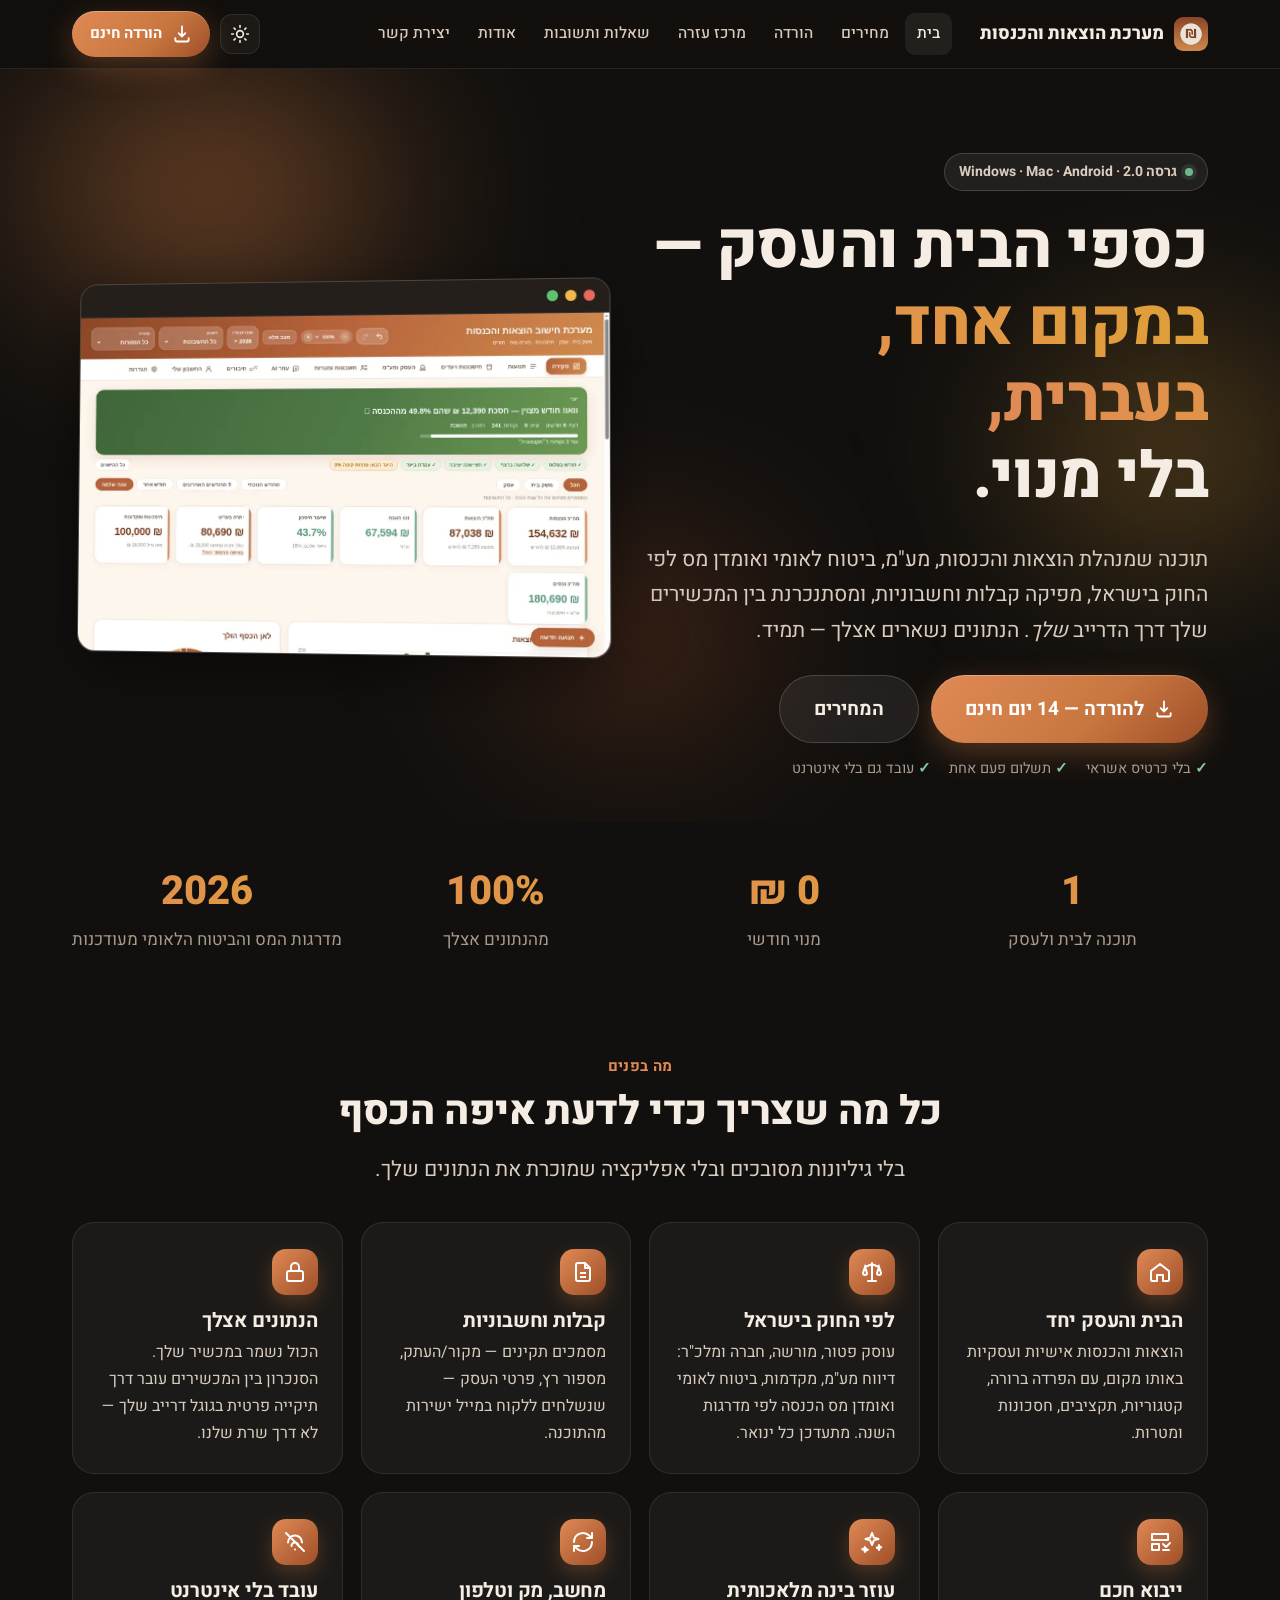
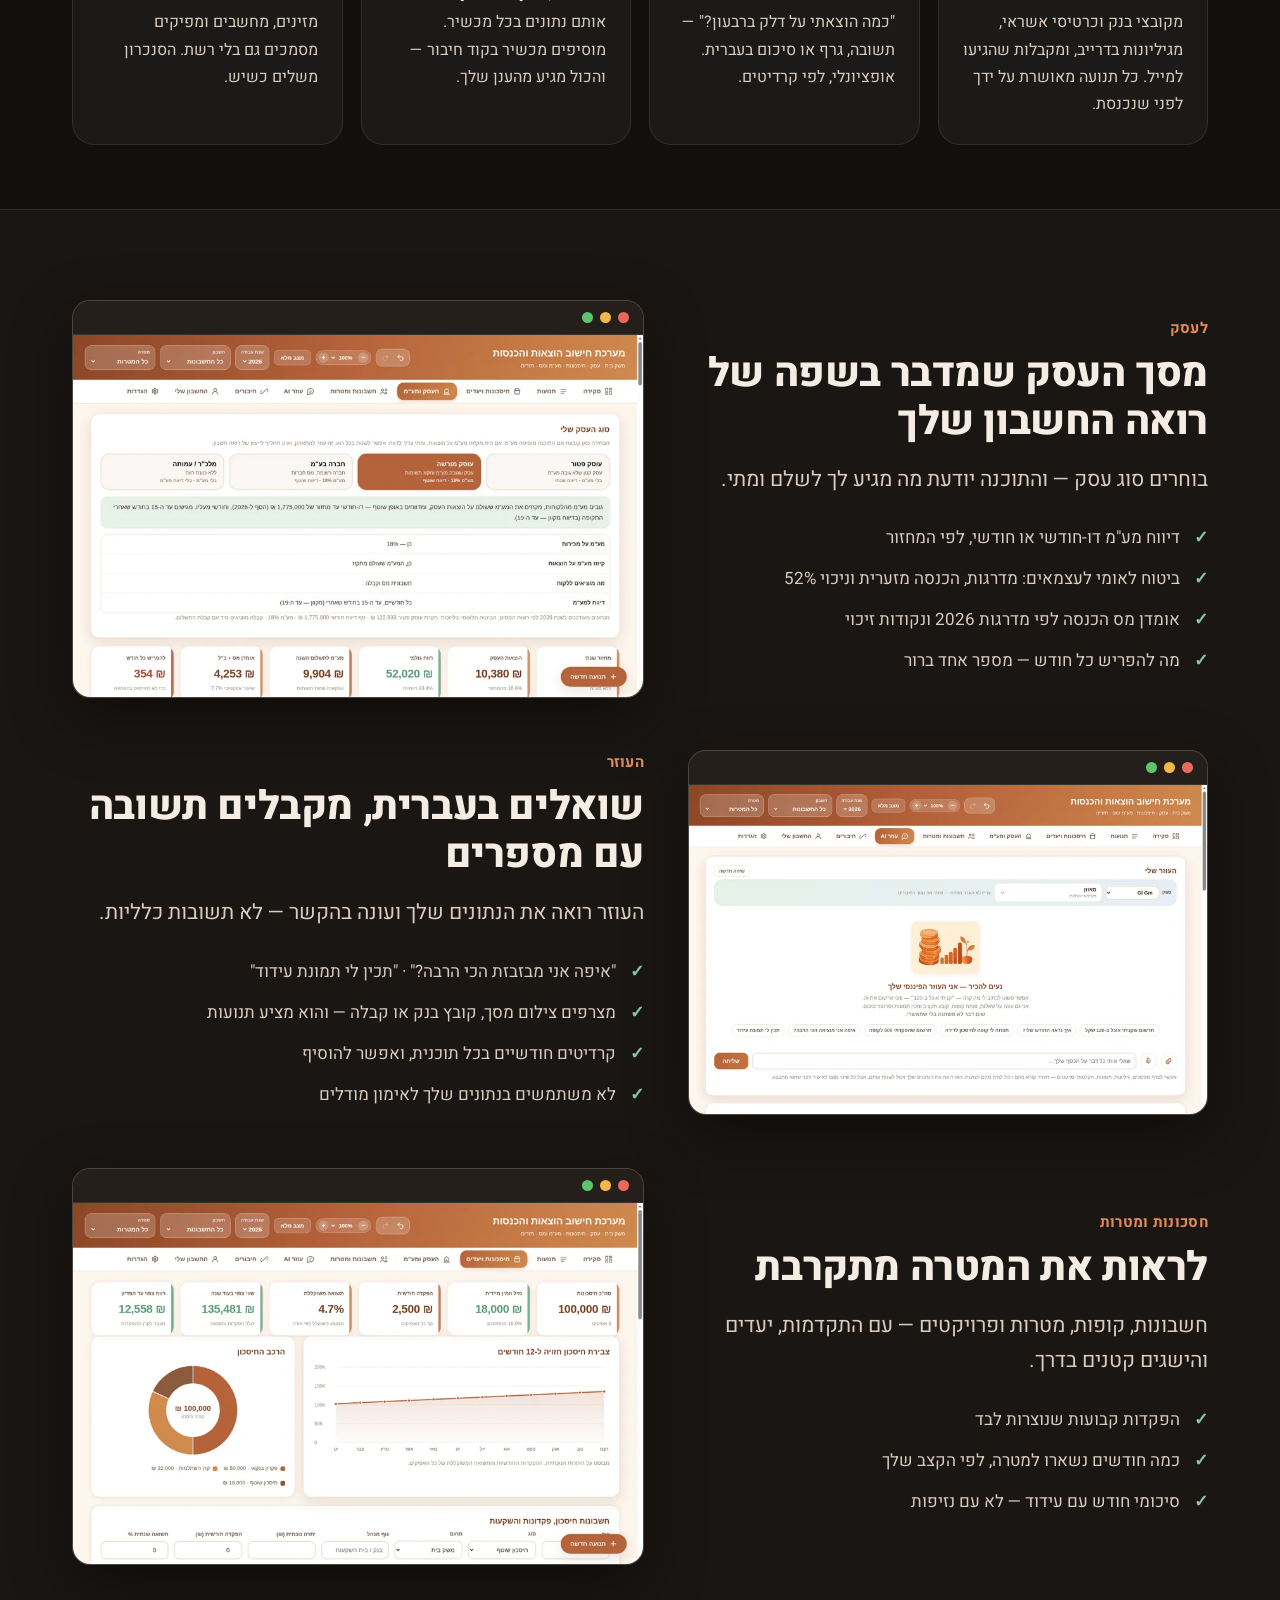
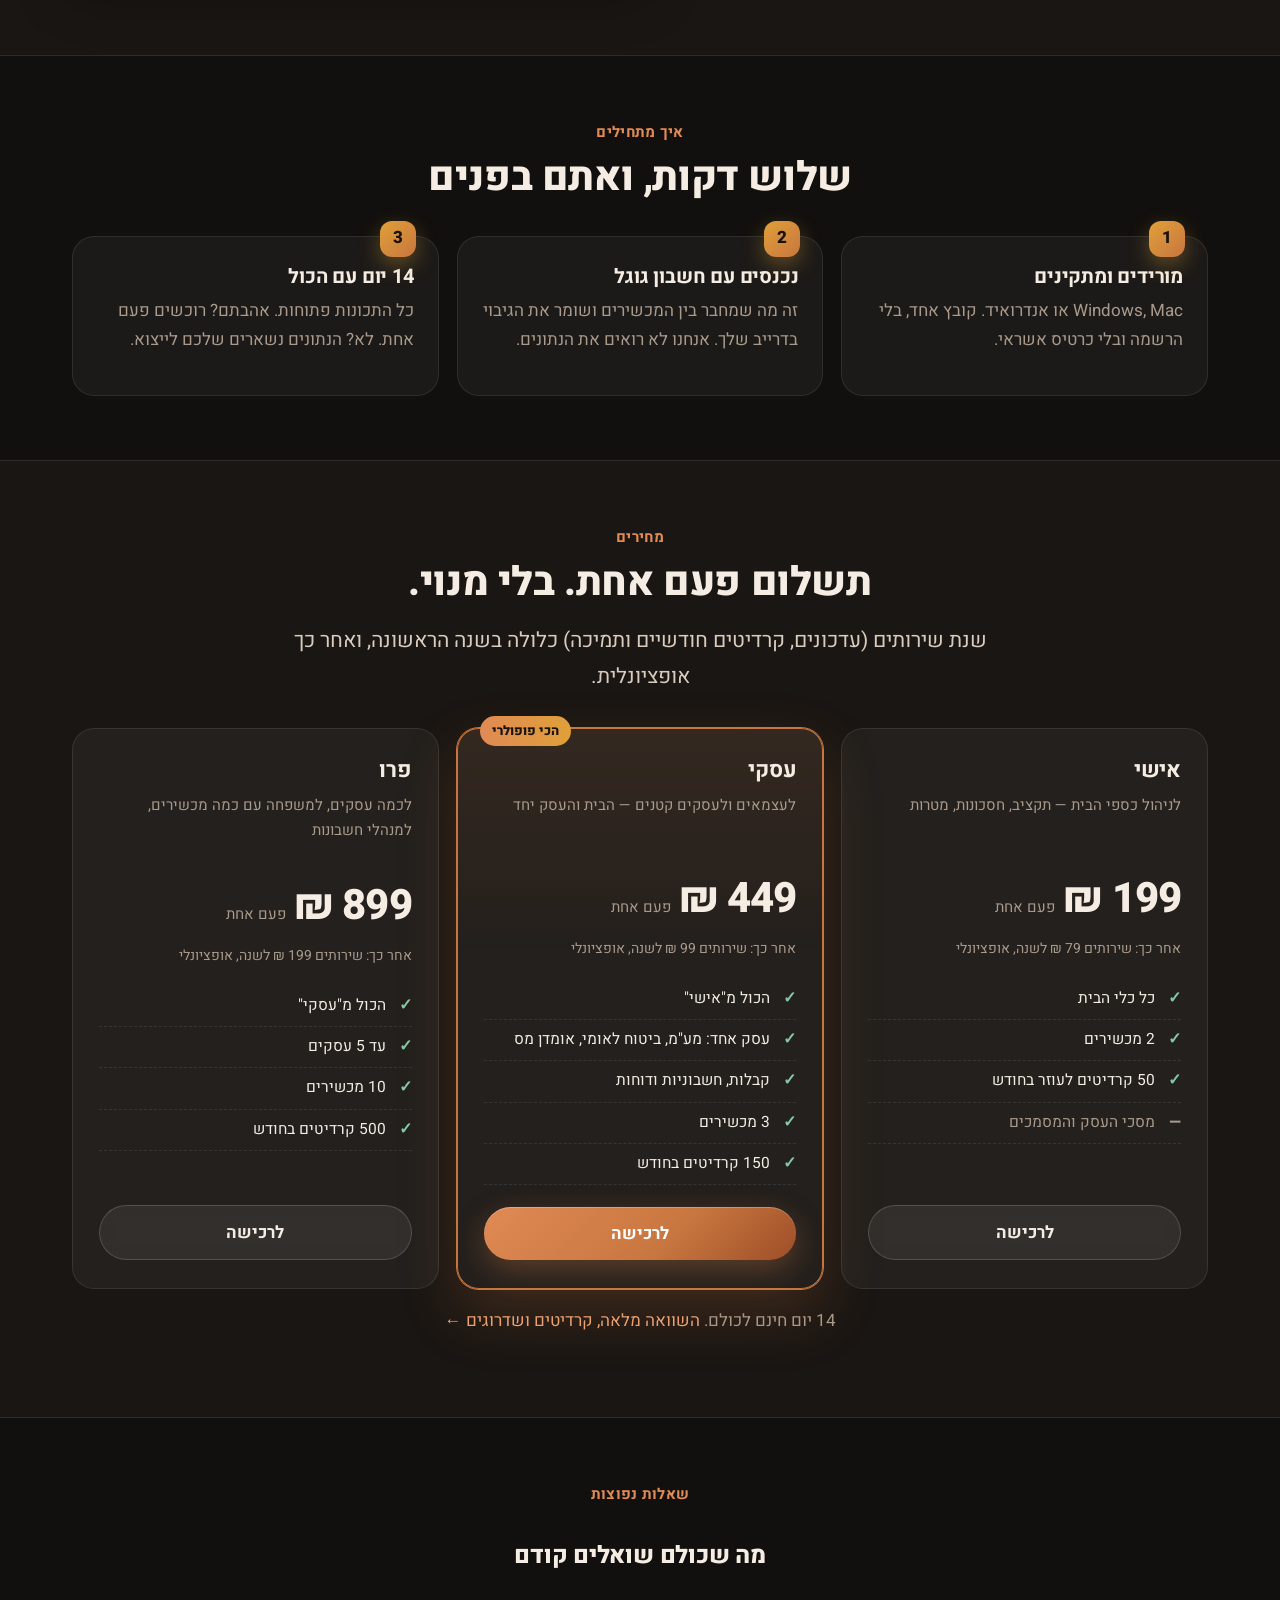
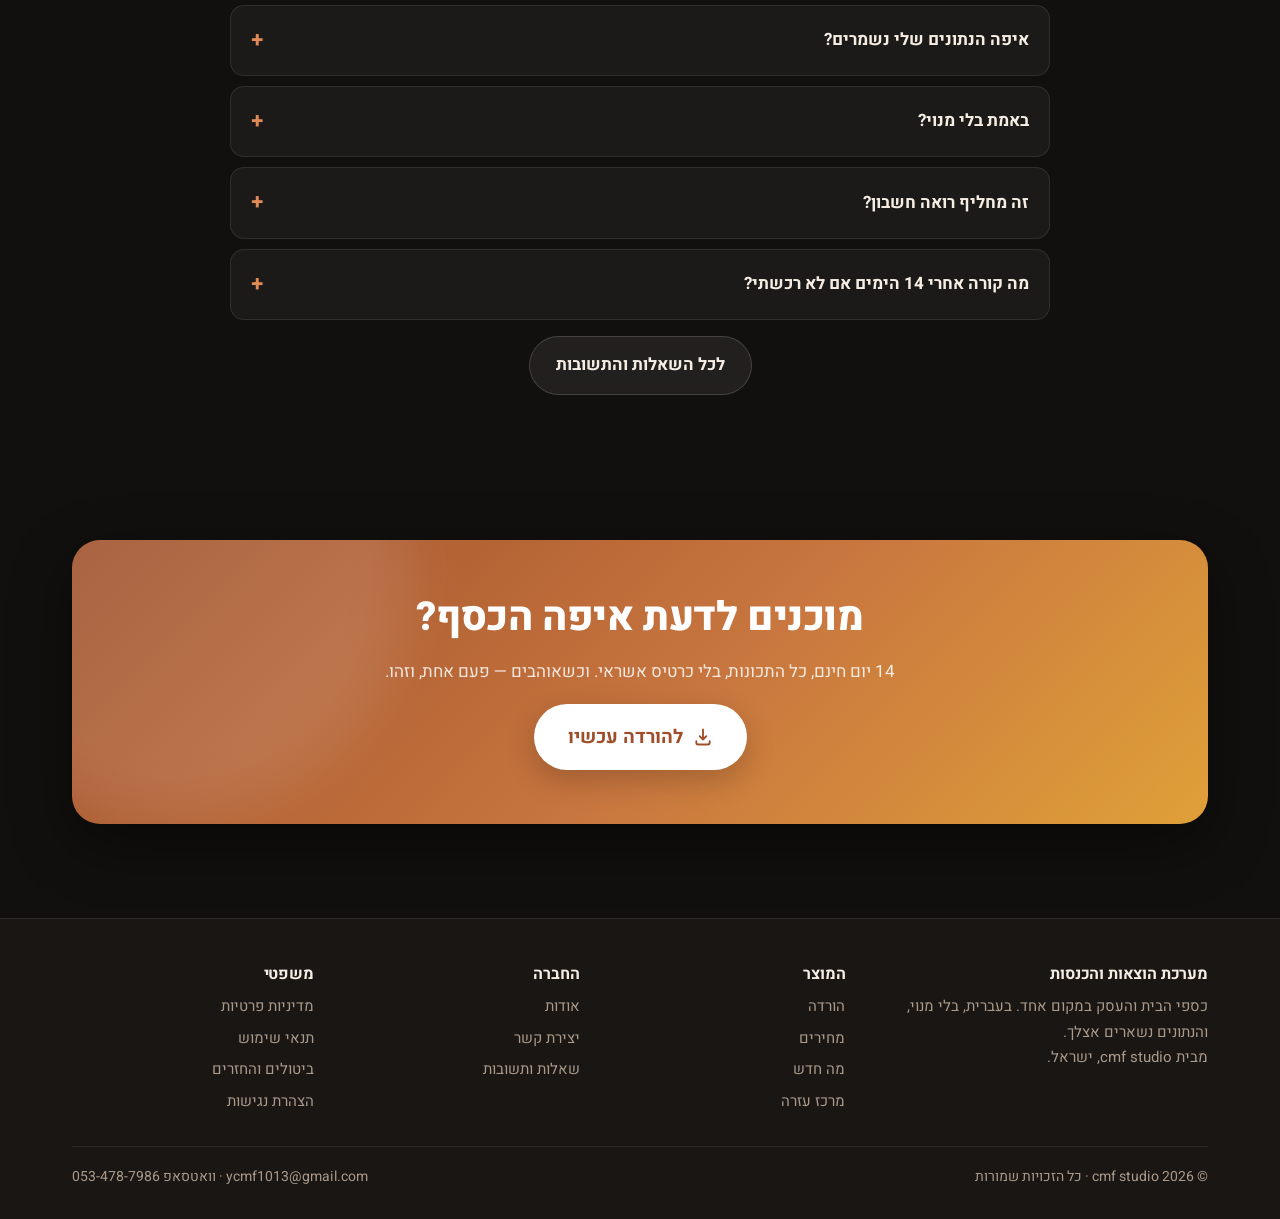
<file: index.html>
<!DOCTYPE html>
<html lang="he" dir="rtl" data-theme="dark">
<head>
<meta charset="utf-8">
<meta name="viewport" content="width=device-width, initial-scale=1">
<title>מערכת הוצאות והכנסות — כספי הבית והעסק במקום אחד, בעברית, בלי מנוי</title>
<meta name="description" content="תוכנה למחשב ולאנדרואיד שמנהלת הוצאות והכנסות של הבית והעסק: מע&quot;מ, ביטוח לאומי ואומדן מס לפי החוק בישראל, קבלות וחשבוניות, סנכרון דרך הדרייב שלך ועוזר בינה מלאכותית. 14 יום חינם.">
<link rel="canonical" href="https://cmf1013.github.io/">
<meta property="og:type" content="website"><meta property="og:title" content="מערכת הוצאות והכנסות — כספי הבית והעסק במקום אחד, בעברית, בלי מנוי"><meta property="og:description" content="תוכנה למחשב ולאנדרואיד שמנהלת הוצאות והכנסות של הבית והעסק: מע&quot;מ, ביטוח לאומי ואומדן מס לפי החוק בישראל, קבלות וחשבוניות, סנכרון דרך הדרייב שלך ועוזר בינה מלאכותית. 14 יום חינם."><meta property="og:image" content="https://cmf1013.github.io/img/og.png"><meta property="og:url" content="https://cmf1013.github.io/"><meta property="og:locale" content="he_IL">
<meta name="twitter:card" content="summary_large_image">
<meta name="theme-color" content="#12100E">
<link rel="icon" href="img/favicon.ico" sizes="any"><link rel="icon" href="img/icon-192.png" type="image/png"><link rel="apple-touch-icon" href="img/icon-192.png">
<link rel="manifest" href="site.webmanifest">
<link rel="preload" href="fonts/heebo-800.woff2" as="font" type="font/woff2" crossorigin><link rel="preload" href="fonts/heebo-400.woff2" as="font" type="font/woff2" crossorigin>
<link rel="stylesheet" href="site.css?v=mujxu6ug">
<script>(function(){try{var t=localStorage.getItem("theme");if(t==="light"||t==="dark")document.documentElement.setAttribute("data-theme",t);}catch(e){}})();</script>
<style>[data-theme="dark"] .only-light{display:none}[data-theme="light"] .only-dark{display:none}.only-dark,.only-light{display:inline-flex}</style>

</head>
<body>
<header class="top"><div class="wrap">
    <a class="brand" href="index.html"><img src="img/icon-64.png" alt="" width="34" height="34"> מערכת הוצאות והכנסות</a>
    <nav class="menu" aria-label="ניווט ראשי"><a href="index.html">בית</a><a href="pricing.html">מחירים</a><a href="download.html">הורדה</a><a href="support.html">מרכז עזרה</a><a href="faq.html">שאלות ותשובות</a><a href="about.html">אודות</a><a href="contact.html">יצירת קשר</a></nav>
    <div class="cta">
      <button class="iconbtn theme-btn" type="button" aria-label="מעבר למצב בהיר"><span class="only-dark"><svg viewBox="0 0 24 24" fill="none" stroke="currentColor" stroke-width="2" stroke-linecap="round"><circle cx="12" cy="12" r="4"/><path d="M12 2v2M12 20v2M4.9 4.9l1.4 1.4M17.7 17.7l1.4 1.4M2 12h2M20 12h2M4.9 19.1l1.4-1.4M17.7 6.3l1.4-1.4"/></svg></span><span class="only-light"><svg viewBox="0 0 24 24" fill="none" stroke="currentColor" stroke-width="2" stroke-linecap="round"><path d="M21 12.8A9 9 0 1 1 11.2 3a7 7 0 0 0 9.8 9.8z"/></svg></span></button>
      <a class="btn sm" href="download.html"><svg viewBox="0 0 24 24" fill="none" stroke="currentColor" stroke-width="2.2" stroke-linecap="round" stroke-linejoin="round"><path d="M12 3v12m0 0-4-4m4 4 4-4M4 17v2a2 2 0 0 0 2 2h12a2 2 0 0 0 2-2v-2"/></svg> הורדה חינם</a>
      <button class="iconbtn burger" type="button" aria-label="תפריט" aria-expanded="false"><svg viewBox="0 0 24 24" fill="none" stroke="currentColor" stroke-width="2" stroke-linecap="round"><path d="M4 7h16M4 12h16M4 17h16"/></svg></button>
    </div>
  </div></header>
<main id="main">

<section class="hero"><div class="glow3"></div><div class="wrap"><div class="grid">
  <div>
    <span class="eyebrow"><span class="dot"></span> גרסה 2.0 · Windows · Mac · Android</span>
    <h1>כספי הבית והעסק —<br><span class="hl">במקום אחד, בעברית,</span><br>בלי מנוי.</h1>
    <p class="lead">תוכנה שמנהלת הוצאות והכנסות, מע"מ, ביטוח לאומי ואומדן מס לפי החוק בישראל, מפיקה קבלות וחשבוניות, ומסתנכרנת בין המכשירים שלך דרך הדרייב <em>שלך</em>. הנתונים נשארים אצלך — תמיד.</p>
    <div class="actions"><a class="btn lg" href="download.html"><svg viewBox="0 0 24 24" fill="none" stroke="currentColor" stroke-width="2.2" stroke-linecap="round" stroke-linejoin="round"><path d="M12 3v12m0 0-4-4m4 4 4-4M4 17v2a2 2 0 0 0 2 2h12a2 2 0 0 0 2-2v-2"/></svg> להורדה — 14 יום חינם</a><a class="btn sec lg" href="pricing.html">המחירים</a></div>
    <div class="fine"><span>בלי כרטיס אשראי</span><span>תשלום פעם אחת</span><span>עובד גם בלי אינטרנט</span></div>
  </div>
  <div class="window floaty"><div class="bar"><i></i><i></i><i></i></div><img src="img/app-dash.webp" srcset="img/app-dash-s.webp 900w, img/app-dash.webp 1440w" sizes="(max-width: 960px) 100vw, 560px" width="1440" height="913" alt="מסך הסקירה של התוכנה: הכנסות, הוצאות, נטו, שיעור חיסכון ויתרות" fetchpriority="high"></div>
</div></div></section>

<section class="tight"><div class="wrap"><div class="stats rv">
  <div class="stat"><b>1</b><span class="muted">תוכנה לבית ולעסק</span></div>
  <div class="stat"><b>0 ₪</b><span class="muted">מנוי חודשי</span></div>
  <div class="stat"><b>100%</b><span class="muted">מהנתונים אצלך</span></div>
  <div class="stat"><b>2026</b><span class="muted">מדרגות המס והביטוח הלאומי מעודכנות</span></div>
</div></div></section>

<section><div class="wrap">
  <div class="sechead center rv"><span class="kicker">מה בפנים</span><h2>כל מה שצריך כדי לדעת איפה הכסף</h2><p class="lead">בלי גיליונות מסובכים ובלי אפליקציה שמוכרת את הנתונים שלך.</p></div>
  <div class="cards">
    <div class="card rv"><div class="ic"><svg viewBox="0 0 24 24" fill="none" stroke="currentColor" stroke-width="2" stroke-linejoin="round"><path d="M3 11 12 4l9 7v9a1 1 0 0 1-1 1h-5v-6H9v6H4a1 1 0 0 1-1-1z"/></svg></div><h3>הבית והעסק יחד</h3><p>הוצאות והכנסות אישיות ועסקיות באותו מקום, עם הפרדה ברורה, קטגוריות, תקציבים, חסכונות ומטרות.</p></div>
    <div class="card rv"><div class="ic"><svg viewBox="0 0 24 24" fill="none" stroke="currentColor" stroke-width="2" stroke-linecap="round"><path d="M12 3v18M5 7l7-3 7 3M3 13l2-6 2 6a2 2 0 0 1-4 0zM17 13l2-6 2 6a2 2 0 0 1-4 0zM8 21h8"/></svg></div><h3>לפי החוק בישראל</h3><p>עוסק פטור, מורשה, חברה ומלכ"ר: דיווח מע"מ, מקדמות, ביטוח לאומי ואומדן מס הכנסה לפי מדרגות השנה. מתעדכן כל ינואר.</p></div>
    <div class="card rv"><div class="ic"><svg viewBox="0 0 24 24" fill="none" stroke="currentColor" stroke-width="2" stroke-linejoin="round"><path d="M14 3H7a2 2 0 0 0-2 2v14a2 2 0 0 0 2 2h10a2 2 0 0 0 2-2V8z"/><path d="M14 3v5h5M9 13h6M9 17h6"/></svg></div><h3>קבלות וחשבוניות</h3><p>מסמכים תקינים — מקור/העתק, מספור רץ, פרטי העסק — שנשלחים ללקוח במייל ישירות מהתוכנה.</p></div>
    <div class="card rv"><div class="ic"><svg viewBox="0 0 24 24" fill="none" stroke="currentColor" stroke-width="2"><rect x="4" y="11" width="16" height="10" rx="2"/><path d="M8 11V7a4 4 0 0 1 8 0v4"/></svg></div><h3>הנתונים אצלך</h3><p>הכול נשמר במכשיר שלך. הסנכרון בין המכשירים עובר דרך תיקייה פרטית בגוגל דרייב שלך — לא דרך שרת שלנו.</p></div>
    <div class="card rv"><div class="ic"><svg viewBox="0 0 24 24" fill="none" stroke="currentColor" stroke-width="2" stroke-linecap="round" stroke-linejoin="round"><path d="M4 4h16v6H4zM4 14h7v6H4zM15 14l3 3 4-4M15 20h6"/></svg></div><h3>ייבוא חכם</h3><p>מקובצי בנק וכרטיסי אשראי, מגיליונות בדרייב, ומקבלות שהגיעו למייל. כל תנועה מאושרת על ידך לפני שנכנסת.</p></div>
    <div class="card rv"><div class="ic"><svg viewBox="0 0 24 24" fill="none" stroke="currentColor" stroke-width="2" stroke-linecap="round" stroke-linejoin="round"><path d="M12 3l1.8 4.6L18.5 9l-4.7 1.4L12 15l-1.8-4.6L5.5 9l4.7-1.4zM5 17l.8 2 2 .8-2 .8L5 22l-.8-2-2-.8 2-.8zM19 15l.6 1.6 1.6.6-1.6.6L19 20l-.6-1.6-1.6-.6 1.6-.6z"/></svg></div><h3>עוזר בינה מלאכותית</h3><p>"כמה הוצאתי על דלק ברבעון?" — תשובה, גרף או סיכום בעברית. אופציונלי, לפי קרדיטים.</p></div>
    <div class="card rv"><div class="ic"><svg viewBox="0 0 24 24" fill="none" stroke="currentColor" stroke-width="2" stroke-linecap="round" stroke-linejoin="round"><path d="M21 12a9 9 0 0 1-15.5 6.2L3 16m0 0v5m0-5h5M3 12a9 9 0 0 1 15.5-6.2L21 8m0 0V3m0 5h-5"/></svg></div><h3>מחשב, מק וטלפון</h3><p>אותם נתונים בכל מכשיר. מוסיפים מכשיר בקוד חיבור — והכול מגיע מהענן שלך.</p></div>
    <div class="card rv"><div class="ic"><svg viewBox="0 0 24 24" fill="none" stroke="currentColor" stroke-width="2" stroke-linecap="round"><path d="M5 12.5a7 7 0 0 1 14 0M8.5 16a3.5 3.5 0 0 1 7 0M12 19.5h.01M3 3l18 18"/></svg></div><h3>עובד בלי אינטרנט</h3><p>מזינים, מחשבים ומפיקים מסמכים גם בלי רשת. הסנכרון משלים כשיש.</p></div>
  </div>
</div></section>

<section class="band"><div class="wrap">
  <div class="feat rv">
    <div class="txt"><span class="kicker">לעסק</span><h2>מסך העסק שמדבר בשפה של רואה החשבון שלך</h2>
      <p class="lead">בוחרים סוג עסק — והתוכנה יודעת מה מגיע לך לשלם ומתי.</p>
      <ul><li>דיווח מע"מ דו-חודשי או חודשי, לפי המחזור</li><li>ביטוח לאומי לעצמאים: מדרגות, הכנסה מזערית וניכוי 52%</li><li>אומדן מס הכנסה לפי מדרגות 2026 ונקודות זיכוי</li><li>מה להפריש כל חודש — מספר אחד ברור</li></ul></div>
    <div class="window"><div class="bar"><i></i><i></i><i></i></div><img src="img/app-biz.webp" srcset="img/app-biz-s.webp 900w, img/app-biz.webp 1440w" sizes="(max-width: 900px) 100vw, 600px" width="1440" height="913" alt="מסך העסק: סוג העסק, דיווח מע"מ, אומדן מס וביטוח לאומי" loading="lazy"></div>
  </div>
  <div class="feat flip rv">
    <div class="txt"><span class="kicker">העוזר</span><h2>שואלים בעברית, מקבלים תשובה עם מספרים</h2>
      <p class="lead">העוזר רואה את הנתונים שלך ועונה בהקשר — לא תשובות כלליות.</p>
      <ul><li>"איפה אני מבזבזת הכי הרבה?" · "תכין לי תמונת עידוד"</li><li>מצרפים צילום מסך, קובץ בנק או קבלה — והוא מציע תנועות</li><li>קרדיטים חודשיים בכל תוכנית, ואפשר להוסיף</li><li>לא משתמשים בנתונים שלך לאימון מודלים</li></ul></div>
    <div class="window"><div class="bar"><i></i><i></i><i></i></div><img src="img/app-chat.webp" srcset="img/app-chat-s.webp 900w, img/app-chat.webp 1440w" sizes="(max-width: 900px) 100vw, 600px" width="1440" height="913" alt="מסך העוזר: שאלות בעברית על הנתונים" loading="lazy"></div>
  </div>
  <div class="feat rv">
    <div class="txt"><span class="kicker">חסכונות ומטרות</span><h2>לראות את המטרה מתקרבת</h2>
      <p class="lead">חשבונות, קופות, מטרות ופרויקטים — עם התקדמות, יעדים והישגים קטנים בדרך.</p>
      <ul><li>הפקדות קבועות שנוצרות לבד</li><li>כמה חודשים נשארו למטרה, לפי הקצב שלך</li><li>סיכומי חודש עם עידוד — לא עם נזיפות</li></ul></div>
    <div class="window"><div class="bar"><i></i><i></i><i></i></div><img src="img/app-save.webp" srcset="img/app-save-s.webp 900w, img/app-save.webp 1440w" sizes="(max-width: 900px) 100vw, 600px" width="1440" height="913" alt="מסך החסכונות והמטרות" loading="lazy"></div>
  </div>
</div></section>

<section><div class="wrap">
  <div class="sechead center rv"><span class="kicker">איך מתחילים</span><h2>שלוש דקות, ואתם בפנים</h2></div>
  <div class="steps rv">
    <div class="step"><h3>מורידים ומתקינים</h3><p class="muted">Windows, Mac או אנדרואיד. קובץ אחד, בלי הרשמה ובלי כרטיס אשראי.</p></div>
    <div class="step"><h3>נכנסים עם חשבון גוגל</h3><p class="muted">זה מה שמחבר בין המכשירים ושומר את הגיבוי בדרייב שלך. אנחנו לא רואים את הנתונים.</p></div>
    <div class="step"><h3>14 יום עם הכול</h3><p class="muted">כל התכונות פתוחות. אהבתם? רוכשים פעם אחת. לא? הנתונים נשארים שלכם לייצוא.</p></div>
  </div>
</div></section>

<section class="band"><div class="wrap">
  <div class="sechead center rv"><span class="kicker">מחירים</span><h2>תשלום פעם אחת. בלי מנוי.</h2><p class="lead">שנת שירותים (עדכונים, קרדיטים חודשיים ותמיכה) כלולה בשנה הראשונה, ואחר כך אופציונלית.</p></div>
  <div class="plans rv">
    <div class="plan"><h3>אישי</h3><p class="who">לניהול כספי הבית — תקציב, חסכונות, מטרות</p><div class="price"><b>199 ₪</b><span>פעם אחת</span></div><p class="sub">אחר כך: שירותים 79 ₪ לשנה, אופציונלי</p>
      <ul><li>כל כלי הבית</li><li>2 מכשירים</li><li>50 קרדיטים לעוזר בחודש</li><li class="no">מסכי העסק והמסמכים</li></ul><button class="btn sec" data-buy="personal">לרכישה</button></div>
    <div class="plan hot"><span class="tag">הכי פופולרי</span><h3>עסקי</h3><p class="who">לעצמאים ולעסקים קטנים — הבית והעסק יחד</p><div class="price"><b>449 ₪</b><span>פעם אחת</span></div><p class="sub">אחר כך: שירותים 99 ₪ לשנה, אופציונלי</p>
      <ul><li>הכול מ"אישי"</li><li>עסק אחד: מע"מ, ביטוח לאומי, אומדן מס</li><li>קבלות, חשבוניות ודוחות</li><li>3 מכשירים</li><li>150 קרדיטים בחודש</li></ul><button class="btn" data-buy="business">לרכישה</button></div>
    <div class="plan"><h3>פרו</h3><p class="who">לכמה עסקים, למשפחה עם כמה מכשירים, למנהלי חשבונות</p><div class="price"><b>899 ₪</b><span>פעם אחת</span></div><p class="sub">אחר כך: שירותים 199 ₪ לשנה, אופציונלי</p>
      <ul><li>הכול מ"עסקי"</li><li>עד 5 עסקים</li><li>10 מכשירים</li><li>500 קרדיטים בחודש</li></ul><button class="btn sec" data-buy="pro">לרכישה</button></div>
  </div>
  <p class="center muted" style="margin-top:18px">14 יום חינם לכולם. <a href="pricing.html">השוואה מלאה, קרדיטים ושדרוגים ←</a></p>
</div></section>

<section><div class="wrap">
  <div class="faq rv" style="max-width:820px;margin:0 auto">
    <div class="sechead center"><span class="kicker">שאלות נפוצות</span><h2>מה שכולם שואלים קודם</h2></div>
    <details><summary>איפה הנתונים שלי נשמרים?</summary><div class="a"><p>במכשיר שלך. אם מחברים חשבון גוגל, עותק לסנכרון נשמר בתיקייה פרטית בדרייב שלך שרק התוכנה רואה. אנחנו לא מקבלים את הנתונים הכספיים — לשרת שלנו מגיע רק מה שנדרש לרישיון (מייל ומזהי מכשירים).</p></div></details>
    <details><summary>באמת בלי מנוי?</summary><div class="a"><p>כן. רוכשים פעם אחת ומשתמשים. "שירותים" — עדכונים, קרדיטים חודשיים לעוזר ותמיכה — כלולים בשנה הראשונה, ואחר כך אפשר לחדש בתשלום שנתי קטן או לא. בלי חידוש התוכנה ממשיכה לעבוד במלואה.</p></div></details>
    <details><summary>זה מחליף רואה חשבון?</summary><div class="a"><p>לא, וזה גם לא המטרה. התוכנה מסדרת לך את הנתונים ונותנת אומדן מדויק לפי החוק — כדי שתדעי מה קורה בכל רגע, ותגיעי לרואה החשבון מוכנה. הדיווח לרשויות נשאר באחריותך או שלו.</p></div></details>
    <details><summary>מה קורה אחרי 14 הימים אם לא רכשתי?</summary><div class="a"><p>התוכנה עוברת למצב קריאה בלבד: רואים הכול, מייצאים הכול, לא מוסיפים. כשרוכשים — הכול נפתח מהמקום שבו עצרתם.</p></div></details>
    <p class="center" style="margin-top:16px"><a class="btn sec" href="faq.html">לכל השאלות והתשובות</a></p>
  </div>
</div></section>

<section><div class="wrap"><div class="cta-band rv">
  <h2>מוכנים לדעת איפה הכסף?</h2><p>14 יום חינם, כל התכונות, בלי כרטיס אשראי. וכשאוהבים — פעם אחת, וזהו.</p>
  <a class="btn lg" href="download.html"><svg viewBox="0 0 24 24" fill="none" stroke="currentColor" stroke-width="2.2" stroke-linecap="round" stroke-linejoin="round"><path d="M12 3v12m0 0-4-4m4 4 4-4M4 17v2a2 2 0 0 0 2 2h12a2 2 0 0 0 2-2v-2"/></svg> להורדה עכשיו</a>
</div></div></section>

</main>
<footer><div class="wrap">
    <div class="cols">
      <div><h4>מערכת הוצאות והכנסות</h4><p>כספי הבית והעסק במקום אחד. בעברית, בלי מנוי, והנתונים נשארים אצלך.<br>מבית cmf studio, ישראל.</p></div>
      <div><h4>המוצר</h4><ul><li><a href="download.html">הורדה</a></li><li><a href="pricing.html">מחירים</a></li><li><a href="changelog.html">מה חדש</a></li><li><a href="support.html">מרכז עזרה</a></li></ul></div>
      <div><h4>החברה</h4><ul><li><a href="about.html">אודות</a></li><li><a href="contact.html">יצירת קשר</a></li><li><a href="faq.html">שאלות ותשובות</a></li></ul></div>
      <div><h4>משפטי</h4><ul><li><a href="privacy.html">מדיניות פרטיות</a></li><li><a href="terms.html">תנאי שימוש</a></li><li><a href="refund.html">ביטולים והחזרים</a></li><li><a href="accessibility.html">הצהרת נגישות</a></li></ul></div>
    </div>
    <div class="bottom"><span>© <span class="year"></span> cmf studio · כל הזכויות שמורות</span><span><a href="mailto:ycmf1013@gmail.com">ycmf1013@gmail.com</a> · <a href="https://wa.me/972534787986" rel="noopener">וואטסאפ 053-478-7986</a></span></div>
  </div></footer>
<div class="modal" id="buyModal" role="dialog" aria-modal="true" aria-labelledby="buyTitle"><div class="box">
    <button class="iconbtn x" type="button" data-close aria-label="סגירה">✕</button>
    <h3 id="buyTitle">רכישה</h3>
    <form id="buyForm" novalidate>
      <div class="field"><label for="buyPlan">מה רוכשים</label>
        <select id="buyPlan">
          <option value="personal">אישי — 199 ₪ (פעם אחת)</option><option value="business">עסקי — 449 ₪ (פעם אחת)</option><option value="pro">פרו — 899 ₪ (פעם אחת)</option>
          <option value="pack100">100 קרדיטים — 19 ₪</option><option value="pack500">500 קרדיטים — 79 ₪</option>
          <option value="services_personal">חידוש שירותים — אישי, 79 ₪ לשנה</option><option value="services_business">חידוש שירותים — עסקי, 99 ₪ לשנה</option><option value="services_pro">חידוש שירותים — פרו, 199 ₪ לשנה</option>
        </select></div>
      <div class="field"><label for="buyEmail">כתובת המייל של חשבון גוגל שאיתו נכנסים לתוכנה</label><input id="buyEmail" type="email" autocomplete="email" required placeholder="name@gmail.com"><small class="muted">הרישיון נרשם על הכתובת הזו. בתוכנה נכנסים עם אותו חשבון גוגל — והכול נפתח לבד.</small></div>
      <div class="field"><label for="buyEmail2">אותה כתובת, שוב</label><input id="buyEmail2" type="email" required></div>
      <div class="field"><label for="buyPhone">נייד לקבלה ב-SMS (לא חובה)</label><input id="buyPhone" type="tel" autocomplete="tel" placeholder="05x-xxxxxxx"></div>
      <div class="field"><span>אמצעי תשלום</span><label><input type="radio" name="prov" value="card" checked> כרטיס אשראי</label><label><input type="radio" name="prov" value="paypal"> PayPal</label></div>
      <div id="buyMsg"></div>
      <button class="btn" id="buyGo" type="submit">לתשלום מאובטח</button>
      <p class="muted" style="font-size:13.5px;margin:12px 0 0">התשלום נעשה בדף מאובטח של חברת הסליקה. פרטי הכרטיס לא עוברים דרכנו. קבלה נשלחת אוטומטית למייל (ול-SMS אם ביקשת). <a href="refund.html">ביטולים והחזרים</a>.</p>
    </form>
    <div id="buyOffline" style="display:none">
      <p>הרכישה מתבצעת כרגע <strong>מתוך התוכנה</strong>: מורידים, נכנסים עם חשבון גוגל, ובמסך <strong>החשבון שלי</strong> בוחרים תוכנית. הכול אונליין, בדף תשלום מאובטח, והתוכנה נפתחת מיד.</p>
      <p>שאלות? <a href="https://wa.me/972534787986" rel="noopener">וואטסאפ 053-478-7986</a> או <a href="mailto:ycmf1013@gmail.com">ycmf1013@gmail.com</a>.</p>
      <a class="btn" href="download.html">להורדה ולניסיון חינם</a>
    </div>
  </div></div>
<script src="config.js?v=mujxu6ug"></script>
<script src="site.js?v=mujxu6ug" defer></script>
</body>
</html>
</file>
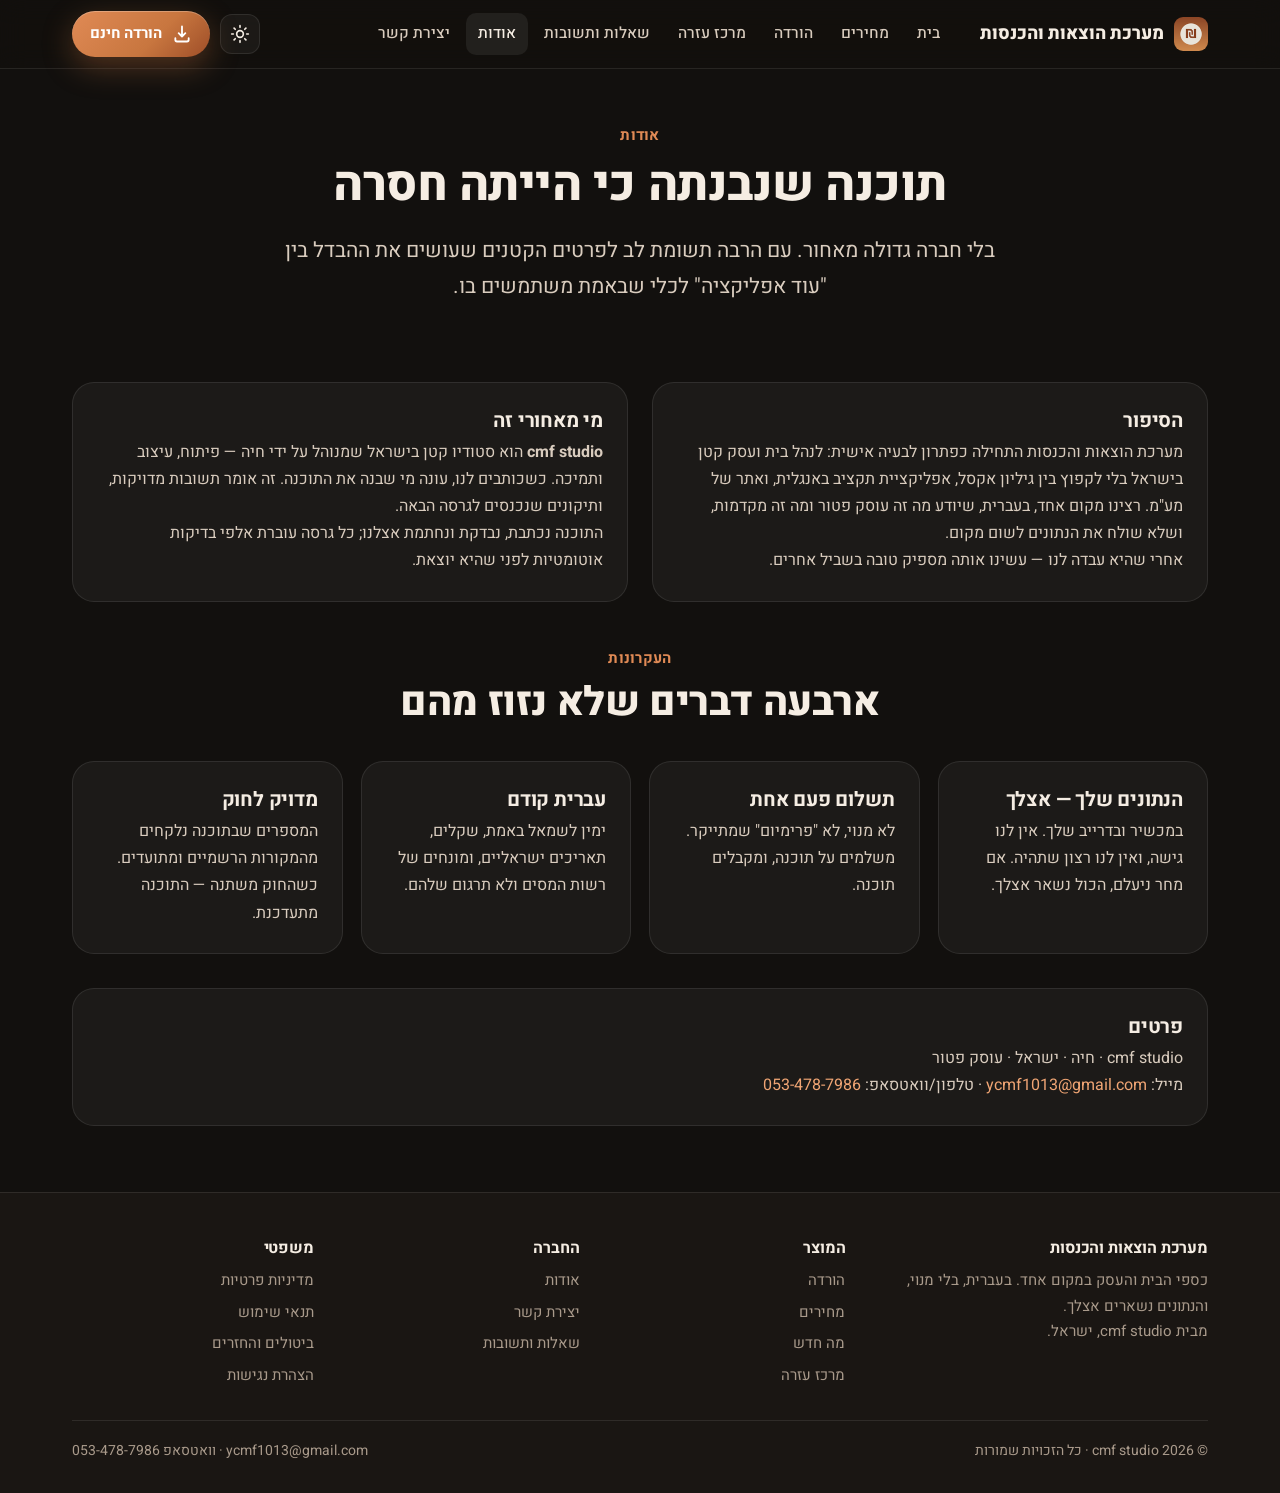
<file: about.html>
<!DOCTYPE html>
<html lang="he" dir="rtl" data-theme="dark">
<head>
<meta charset="utf-8">
<meta name="viewport" content="width=device-width, initial-scale=1">
<title>אודות — cmf studio ומערכת הוצאות והכנסות</title>
<meta name="description" content="מי בונה את התוכנה, למה, ומה העקרונות: בעברית, בלי מנוי, הנתונים אצל המשתמש, ולפי החוק בישראל.">
<link rel="canonical" href="https://cmf1013.github.io/about.html">
<meta property="og:type" content="website"><meta property="og:title" content="אודות — cmf studio ומערכת הוצאות והכנסות"><meta property="og:description" content="מי בונה את התוכנה, למה, ומה העקרונות: בעברית, בלי מנוי, הנתונים אצל המשתמש, ולפי החוק בישראל."><meta property="og:image" content="https://cmf1013.github.io/img/og.png"><meta property="og:url" content="https://cmf1013.github.io/about.html"><meta property="og:locale" content="he_IL">
<meta name="twitter:card" content="summary_large_image">
<meta name="theme-color" content="#12100E">
<link rel="icon" href="img/favicon.ico" sizes="any"><link rel="icon" href="img/icon-192.png" type="image/png"><link rel="apple-touch-icon" href="img/icon-192.png">
<link rel="manifest" href="site.webmanifest">
<link rel="preload" href="fonts/heebo-800.woff2" as="font" type="font/woff2" crossorigin><link rel="preload" href="fonts/heebo-400.woff2" as="font" type="font/woff2" crossorigin>
<link rel="stylesheet" href="site.css?v=mujxu6ug">
<script>(function(){try{var t=localStorage.getItem("theme");if(t==="light"||t==="dark")document.documentElement.setAttribute("data-theme",t);}catch(e){}})();</script>
<style>[data-theme="dark"] .only-light{display:none}[data-theme="light"] .only-dark{display:none}.only-dark,.only-light{display:inline-flex}</style>

</head>
<body>
<header class="top"><div class="wrap">
    <a class="brand" href="index.html"><img src="img/icon-64.png" alt="" width="34" height="34"> מערכת הוצאות והכנסות</a>
    <nav class="menu" aria-label="ניווט ראשי"><a href="index.html">בית</a><a href="pricing.html">מחירים</a><a href="download.html">הורדה</a><a href="support.html">מרכז עזרה</a><a href="faq.html">שאלות ותשובות</a><a href="about.html">אודות</a><a href="contact.html">יצירת קשר</a></nav>
    <div class="cta">
      <button class="iconbtn theme-btn" type="button" aria-label="מעבר למצב בהיר"><span class="only-dark"><svg viewBox="0 0 24 24" fill="none" stroke="currentColor" stroke-width="2" stroke-linecap="round"><circle cx="12" cy="12" r="4"/><path d="M12 2v2M12 20v2M4.9 4.9l1.4 1.4M17.7 17.7l1.4 1.4M2 12h2M20 12h2M4.9 19.1l1.4-1.4M17.7 6.3l1.4-1.4"/></svg></span><span class="only-light"><svg viewBox="0 0 24 24" fill="none" stroke="currentColor" stroke-width="2" stroke-linecap="round"><path d="M21 12.8A9 9 0 1 1 11.2 3a7 7 0 0 0 9.8 9.8z"/></svg></span></button>
      <a class="btn sm" href="download.html"><svg viewBox="0 0 24 24" fill="none" stroke="currentColor" stroke-width="2.2" stroke-linecap="round" stroke-linejoin="round"><path d="M12 3v12m0 0-4-4m4 4 4-4M4 17v2a2 2 0 0 0 2 2h12a2 2 0 0 0 2-2v-2"/></svg> הורדה חינם</a>
      <button class="iconbtn burger" type="button" aria-label="תפריט" aria-expanded="false"><svg viewBox="0 0 24 24" fill="none" stroke="currentColor" stroke-width="2" stroke-linecap="round"><path d="M4 7h16M4 12h16M4 17h16"/></svg></button>
    </div>
  </div></header>
<main id="main">

<section class="page-head"><div class="wrap center"><span class="kicker">אודות</span><h1>תוכנה שנבנתה כי הייתה חסרה</h1><p class="lead">בלי חברה גדולה מאחור. עם הרבה תשומת לב לפרטים הקטנים שעושים את ההבדל בין "עוד אפליקציה" לכלי שבאמת משתמשים בו.</p></div></section>
<section class="tight"><div class="wrap">
  <div class="two">
    <div class="card rv"><h3>הסיפור</h3><p>מערכת הוצאות והכנסות התחילה כפתרון לבעיה אישית: לנהל בית ועסק קטן בישראל בלי לקפוץ בין גיליון אקסל, אפליקציית תקציב באנגלית, ואתר של מע"מ. רצינו מקום אחד, בעברית, שיודע מה זה עוסק פטור ומה זה מקדמות, ושלא שולח את הנתונים לשום מקום.</p><p>אחרי שהיא עבדה לנו — עשינו אותה מספיק טובה בשביל אחרים.</p></div>
    <div class="card rv"><h3>מי מאחורי זה</h3><p><strong>cmf studio</strong> הוא סטודיו קטן בישראל שמנוהל על ידי חיה — פיתוח, עיצוב ותמיכה. כשכותבים לנו, עונה מי שבנה את התוכנה. זה אומר תשובות מדויקות, ותיקונים שנכנסים לגרסה הבאה.</p><p>התוכנה נכתבת, נבדקת ונחתמת אצלנו; כל גרסה עוברת אלפי בדיקות אוטומטיות לפני שהיא יוצאת.</p></div>
  </div>
  <div class="sechead center rv" style="margin-top:44px"><span class="kicker">העקרונות</span><h2>ארבעה דברים שלא נזוז מהם</h2></div>
  <div class="cards rv">
    <div class="card"><h3>הנתונים שלך — אצלך</h3><p>במכשיר ובדרייב שלך. אין לנו גישה, ואין לנו רצון שתהיה. אם מחר ניעלם, הכול נשאר אצלך.</p></div>
    <div class="card"><h3>תשלום פעם אחת</h3><p>לא מנוי, לא "פרימיום" שמתייקר. משלמים על תוכנה, ומקבלים תוכנה.</p></div>
    <div class="card"><h3>עברית קודם</h3><p>ימין לשמאל באמת, שקלים, תאריכים ישראליים, ומונחים של רשות המסים ולא תרגום שלהם.</p></div>
    <div class="card"><h3>מדויק לחוק</h3><p>המספרים שבתוכנה נלקחים מהמקורות הרשמיים ומתועדים. כשהחוק משתנה — התוכנה מתעדכנת.</p></div>
  </div>
  <div class="card rv" style="margin-top:34px"><h3>פרטים</h3><p>cmf studio · חיה · ישראל · עוסק פטור<br>מייל: <a href="mailto:ycmf1013@gmail.com">ycmf1013@gmail.com</a> · טלפון/וואטסאפ: <a href="tel:+972534787986">053-478-7986</a></p></div>
</div></section>

</main>
<footer><div class="wrap">
    <div class="cols">
      <div><h4>מערכת הוצאות והכנסות</h4><p>כספי הבית והעסק במקום אחד. בעברית, בלי מנוי, והנתונים נשארים אצלך.<br>מבית cmf studio, ישראל.</p></div>
      <div><h4>המוצר</h4><ul><li><a href="download.html">הורדה</a></li><li><a href="pricing.html">מחירים</a></li><li><a href="changelog.html">מה חדש</a></li><li><a href="support.html">מרכז עזרה</a></li></ul></div>
      <div><h4>החברה</h4><ul><li><a href="about.html">אודות</a></li><li><a href="contact.html">יצירת קשר</a></li><li><a href="faq.html">שאלות ותשובות</a></li></ul></div>
      <div><h4>משפטי</h4><ul><li><a href="privacy.html">מדיניות פרטיות</a></li><li><a href="terms.html">תנאי שימוש</a></li><li><a href="refund.html">ביטולים והחזרים</a></li><li><a href="accessibility.html">הצהרת נגישות</a></li></ul></div>
    </div>
    <div class="bottom"><span>© <span class="year"></span> cmf studio · כל הזכויות שמורות</span><span><a href="mailto:ycmf1013@gmail.com">ycmf1013@gmail.com</a> · <a href="https://wa.me/972534787986" rel="noopener">וואטסאפ 053-478-7986</a></span></div>
  </div></footer>

<script src="config.js?v=mujxu6ug"></script>
<script src="site.js?v=mujxu6ug" defer></script>
</body>
</html>
</file>
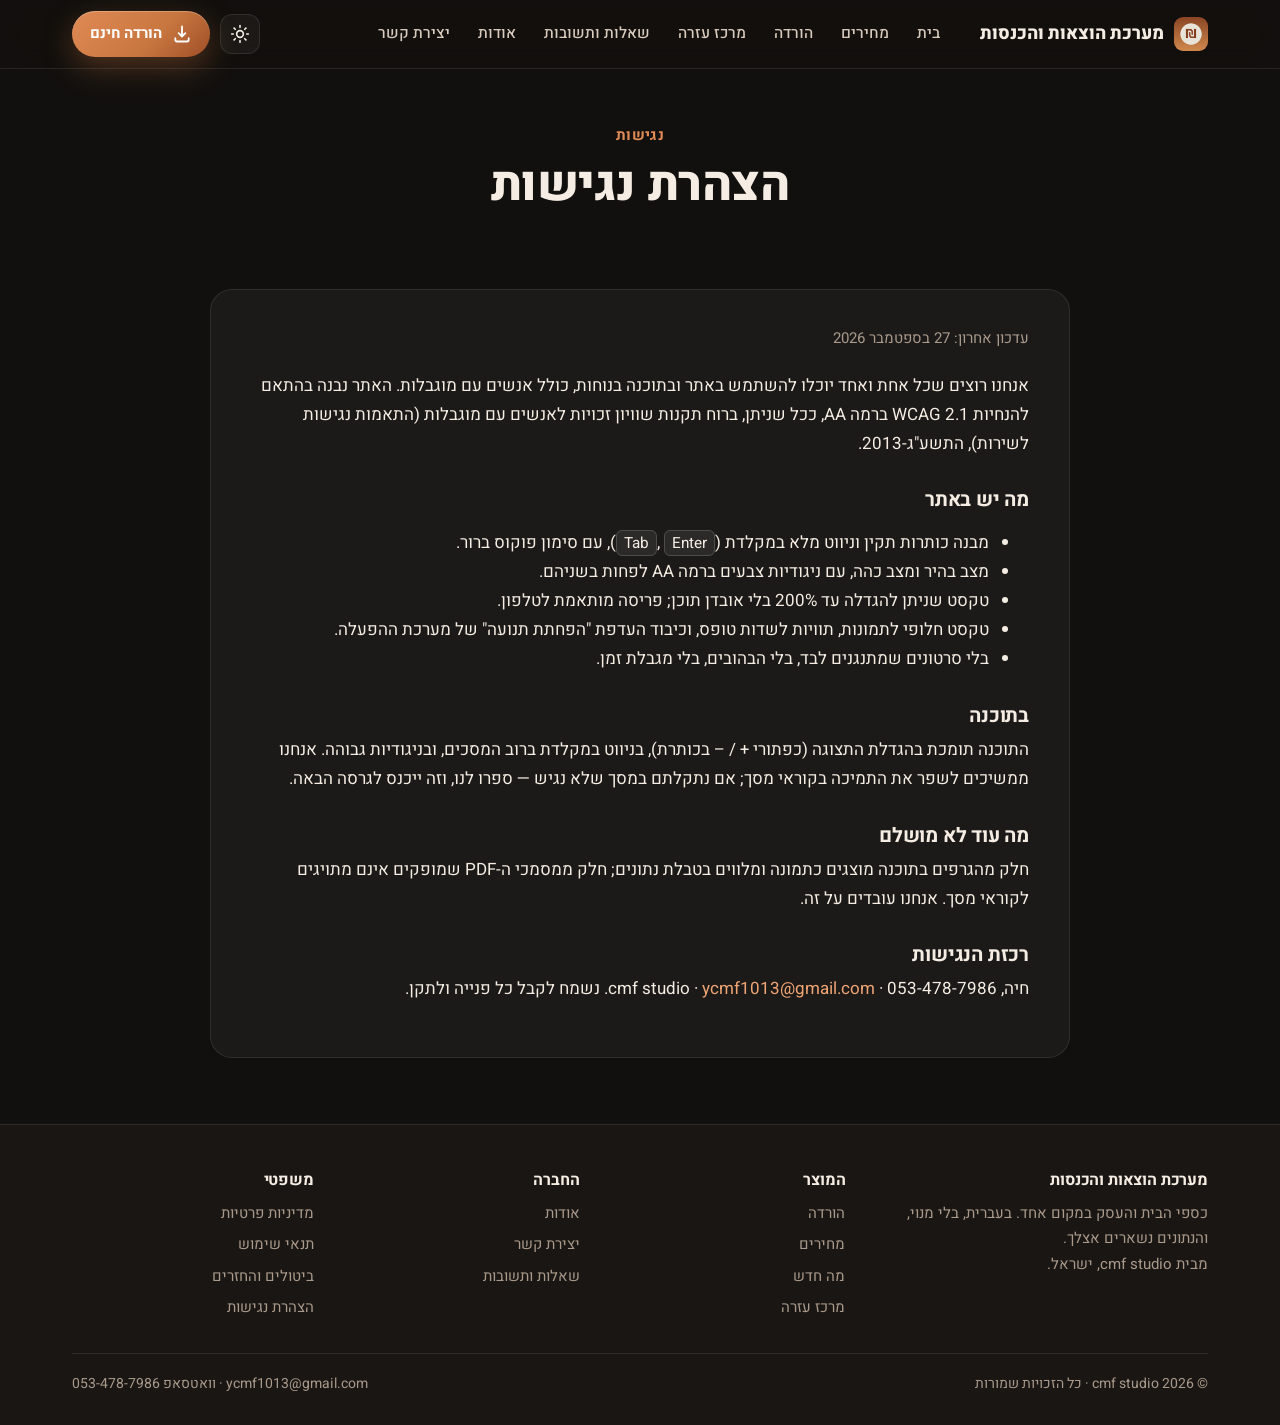
<file: accessibility.html>
<!DOCTYPE html>
<html lang="he" dir="rtl" data-theme="dark">
<head>
<meta charset="utf-8">
<meta name="viewport" content="width=device-width, initial-scale=1">
<title>הצהרת נגישות — מערכת הוצאות והכנסות</title>
<meta name="description" content="מה עשינו כדי שהאתר והתוכנה יהיו נגישים, מה עדיין לא, ולמי פונים.">
<link rel="canonical" href="https://cmf1013.github.io/accessibility.html">
<meta property="og:type" content="website"><meta property="og:title" content="הצהרת נגישות — מערכת הוצאות והכנסות"><meta property="og:description" content="מה עשינו כדי שהאתר והתוכנה יהיו נגישים, מה עדיין לא, ולמי פונים."><meta property="og:image" content="https://cmf1013.github.io/img/og.png"><meta property="og:url" content="https://cmf1013.github.io/accessibility.html"><meta property="og:locale" content="he_IL">
<meta name="twitter:card" content="summary_large_image">
<meta name="theme-color" content="#12100E">
<link rel="icon" href="img/favicon.ico" sizes="any"><link rel="icon" href="img/icon-192.png" type="image/png"><link rel="apple-touch-icon" href="img/icon-192.png">
<link rel="manifest" href="site.webmanifest">
<link rel="preload" href="fonts/heebo-800.woff2" as="font" type="font/woff2" crossorigin><link rel="preload" href="fonts/heebo-400.woff2" as="font" type="font/woff2" crossorigin>
<link rel="stylesheet" href="site.css?v=mujxu6ug">
<script>(function(){try{var t=localStorage.getItem("theme");if(t==="light"||t==="dark")document.documentElement.setAttribute("data-theme",t);}catch(e){}})();</script>
<style>[data-theme="dark"] .only-light{display:none}[data-theme="light"] .only-dark{display:none}.only-dark,.only-light{display:inline-flex}</style>

</head>
<body>
<header class="top"><div class="wrap">
    <a class="brand" href="index.html"><img src="img/icon-64.png" alt="" width="34" height="34"> מערכת הוצאות והכנסות</a>
    <nav class="menu" aria-label="ניווט ראשי"><a href="index.html">בית</a><a href="pricing.html">מחירים</a><a href="download.html">הורדה</a><a href="support.html">מרכז עזרה</a><a href="faq.html">שאלות ותשובות</a><a href="about.html">אודות</a><a href="contact.html">יצירת קשר</a></nav>
    <div class="cta">
      <button class="iconbtn theme-btn" type="button" aria-label="מעבר למצב בהיר"><span class="only-dark"><svg viewBox="0 0 24 24" fill="none" stroke="currentColor" stroke-width="2" stroke-linecap="round"><circle cx="12" cy="12" r="4"/><path d="M12 2v2M12 20v2M4.9 4.9l1.4 1.4M17.7 17.7l1.4 1.4M2 12h2M20 12h2M4.9 19.1l1.4-1.4M17.7 6.3l1.4-1.4"/></svg></span><span class="only-light"><svg viewBox="0 0 24 24" fill="none" stroke="currentColor" stroke-width="2" stroke-linecap="round"><path d="M21 12.8A9 9 0 1 1 11.2 3a7 7 0 0 0 9.8 9.8z"/></svg></span></button>
      <a class="btn sm" href="download.html"><svg viewBox="0 0 24 24" fill="none" stroke="currentColor" stroke-width="2.2" stroke-linecap="round" stroke-linejoin="round"><path d="M12 3v12m0 0-4-4m4 4 4-4M4 17v2a2 2 0 0 0 2 2h12a2 2 0 0 0 2-2v-2"/></svg> הורדה חינם</a>
      <button class="iconbtn burger" type="button" aria-label="תפריט" aria-expanded="false"><svg viewBox="0 0 24 24" fill="none" stroke="currentColor" stroke-width="2" stroke-linecap="round"><path d="M4 7h16M4 12h16M4 17h16"/></svg></button>
    </div>
  </div></header>
<main id="main">

<section class="page-head"><div class="wrap center"><span class="kicker">נגישות</span><h1>הצהרת נגישות</h1></div></section>
<section class="tight"><div class="wrap"><div class="doc">
  <p class="date">עדכון אחרון: 27 בספטמבר 2026</p>
  <p>אנחנו רוצים שכל אחת ואחד יוכלו להשתמש באתר ובתוכנה בנוחות, כולל אנשים עם מוגבלות. האתר נבנה בהתאם להנחיות WCAG 2.1 ברמה AA, ככל שניתן, ברוח תקנות שוויון זכויות לאנשים עם מוגבלות (התאמות נגישות לשירות), התשע"ג-2013.</p>
  <h3>מה יש באתר</h3>
  <ul>
    <li>מבנה כותרות תקין וניווט מלא במקלדת (<kbd>Tab</kbd>, <kbd>Enter</kbd>), עם סימון פוקוס ברור.</li>
    <li>מצב בהיר ומצב כהה, עם ניגודיות צבעים ברמה AA לפחות בשניהם.</li>
    <li>טקסט שניתן להגדלה עד 200% בלי אובדן תוכן; פריסה מותאמת לטלפון.</li>
    <li>טקסט חלופי לתמונות, תוויות לשדות טופס, וכיבוד העדפת "הפחתת תנועה" של מערכת ההפעלה.</li>
    <li>בלי סרטונים שמתנגנים לבד, בלי הבהובים, בלי מגבלת זמן.</li>
  </ul>
  <h3>בתוכנה</h3>
  <p>התוכנה תומכת בהגדלת התצוגה (כפתורי + / – בכותרת), בניווט במקלדת ברוב המסכים, ובניגודיות גבוהה. אנחנו ממשיכים לשפר את התמיכה בקוראי מסך; אם נתקלתם במסך שלא נגיש — ספרו לנו, וזה ייכנס לגרסה הבאה.</p>
  <h3>מה עוד לא מושלם</h3>
  <p>חלק מהגרפים בתוכנה מוצגים כתמונה ומלווים בטבלת נתונים; חלק ממסמכי ה-PDF שמופקים אינם מתויגים לקוראי מסך. אנחנו עובדים על זה.</p>
  <h3>רכזת הנגישות</h3>
  <p>חיה, cmf studio · <a href="mailto:ycmf1013@gmail.com">ycmf1013@gmail.com</a> · 053-478-7986. נשמח לקבל כל פנייה ולתקן.</p>
</div></div></section>

</main>
<footer><div class="wrap">
    <div class="cols">
      <div><h4>מערכת הוצאות והכנסות</h4><p>כספי הבית והעסק במקום אחד. בעברית, בלי מנוי, והנתונים נשארים אצלך.<br>מבית cmf studio, ישראל.</p></div>
      <div><h4>המוצר</h4><ul><li><a href="download.html">הורדה</a></li><li><a href="pricing.html">מחירים</a></li><li><a href="changelog.html">מה חדש</a></li><li><a href="support.html">מרכז עזרה</a></li></ul></div>
      <div><h4>החברה</h4><ul><li><a href="about.html">אודות</a></li><li><a href="contact.html">יצירת קשר</a></li><li><a href="faq.html">שאלות ותשובות</a></li></ul></div>
      <div><h4>משפטי</h4><ul><li><a href="privacy.html">מדיניות פרטיות</a></li><li><a href="terms.html">תנאי שימוש</a></li><li><a href="refund.html">ביטולים והחזרים</a></li><li><a href="accessibility.html">הצהרת נגישות</a></li></ul></div>
    </div>
    <div class="bottom"><span>© <span class="year"></span> cmf studio · כל הזכויות שמורות</span><span><a href="mailto:ycmf1013@gmail.com">ycmf1013@gmail.com</a> · <a href="https://wa.me/972534787986" rel="noopener">וואטסאפ 053-478-7986</a></span></div>
  </div></footer>

<script src="config.js?v=mujxu6ug"></script>
<script src="site.js?v=mujxu6ug" defer></script>
</body>
</html>
</file>
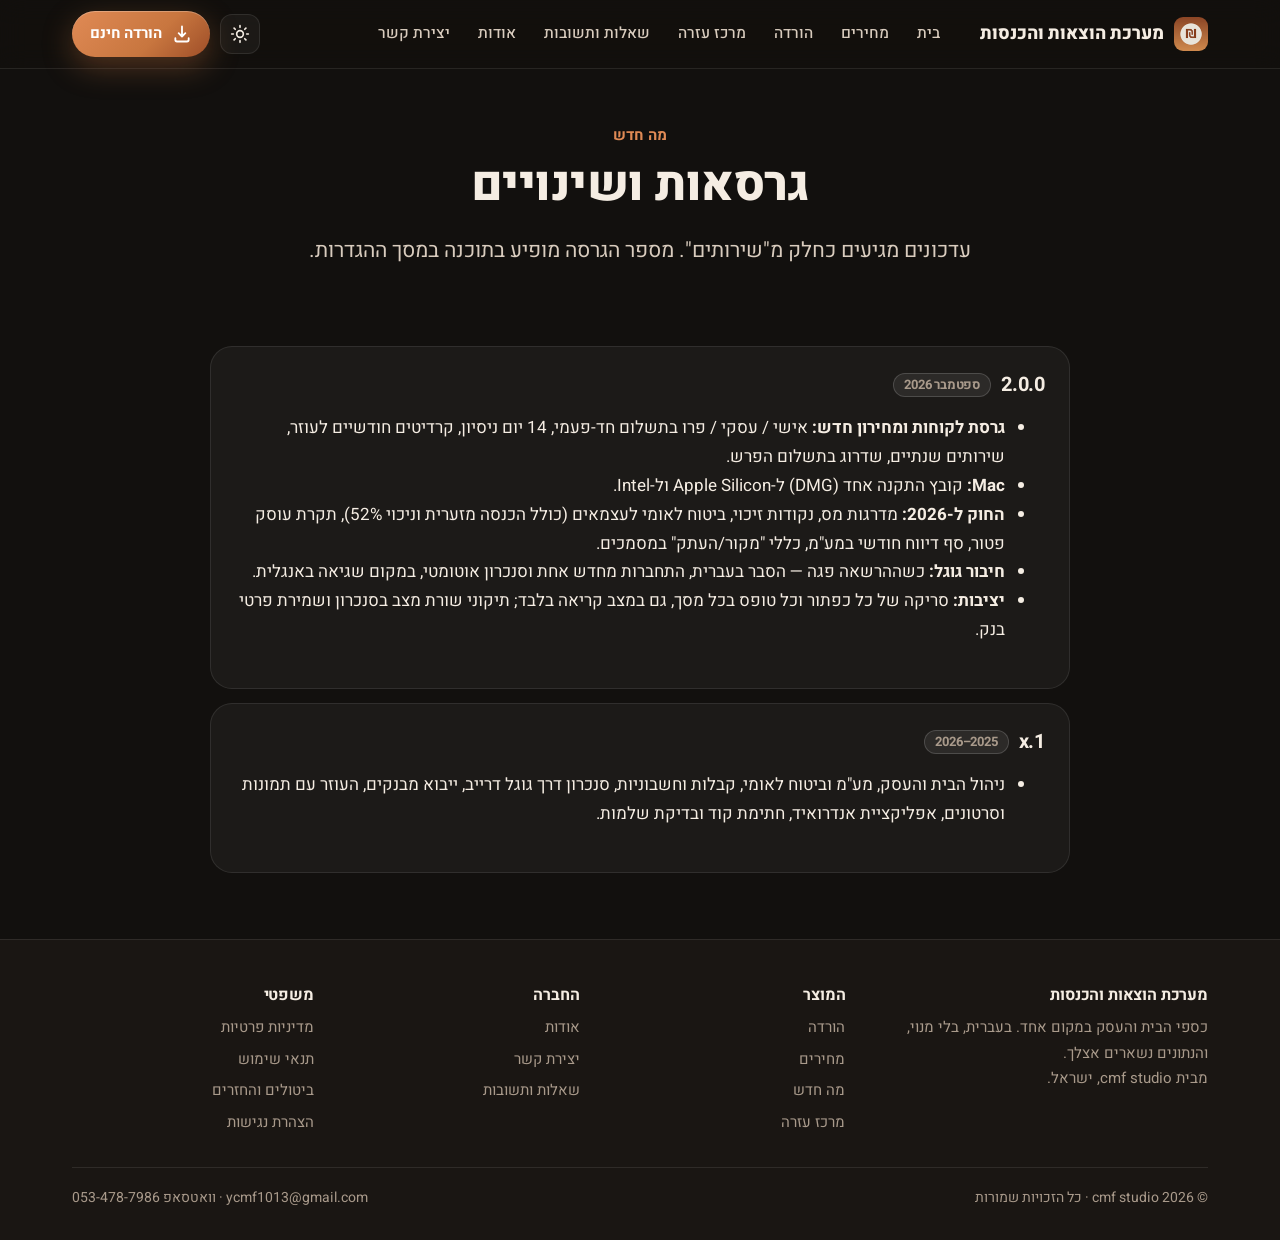
<file: changelog.html>
<!DOCTYPE html>
<html lang="he" dir="rtl" data-theme="dark">
<head>
<meta charset="utf-8">
<meta name="viewport" content="width=device-width, initial-scale=1">
<title>מה חדש — מערכת הוצאות והכנסות</title>
<meta name="description" content="היסטוריית הגרסאות של התוכנה: מה נוסף, מה תוקן ומה השתנה.">
<link rel="canonical" href="https://cmf1013.github.io/changelog.html">
<meta property="og:type" content="website"><meta property="og:title" content="מה חדש — מערכת הוצאות והכנסות"><meta property="og:description" content="היסטוריית הגרסאות של התוכנה: מה נוסף, מה תוקן ומה השתנה."><meta property="og:image" content="https://cmf1013.github.io/img/og.png"><meta property="og:url" content="https://cmf1013.github.io/changelog.html"><meta property="og:locale" content="he_IL">
<meta name="twitter:card" content="summary_large_image">
<meta name="theme-color" content="#12100E">
<link rel="icon" href="img/favicon.ico" sizes="any"><link rel="icon" href="img/icon-192.png" type="image/png"><link rel="apple-touch-icon" href="img/icon-192.png">
<link rel="manifest" href="site.webmanifest">
<link rel="preload" href="fonts/heebo-800.woff2" as="font" type="font/woff2" crossorigin><link rel="preload" href="fonts/heebo-400.woff2" as="font" type="font/woff2" crossorigin>
<link rel="stylesheet" href="site.css?v=mujxu6ug">
<script>(function(){try{var t=localStorage.getItem("theme");if(t==="light"||t==="dark")document.documentElement.setAttribute("data-theme",t);}catch(e){}})();</script>
<style>[data-theme="dark"] .only-light{display:none}[data-theme="light"] .only-dark{display:none}.only-dark,.only-light{display:inline-flex}</style>

</head>
<body>
<header class="top"><div class="wrap">
    <a class="brand" href="index.html"><img src="img/icon-64.png" alt="" width="34" height="34"> מערכת הוצאות והכנסות</a>
    <nav class="menu" aria-label="ניווט ראשי"><a href="index.html">בית</a><a href="pricing.html">מחירים</a><a href="download.html">הורדה</a><a href="support.html">מרכז עזרה</a><a href="faq.html">שאלות ותשובות</a><a href="about.html">אודות</a><a href="contact.html">יצירת קשר</a></nav>
    <div class="cta">
      <button class="iconbtn theme-btn" type="button" aria-label="מעבר למצב בהיר"><span class="only-dark"><svg viewBox="0 0 24 24" fill="none" stroke="currentColor" stroke-width="2" stroke-linecap="round"><circle cx="12" cy="12" r="4"/><path d="M12 2v2M12 20v2M4.9 4.9l1.4 1.4M17.7 17.7l1.4 1.4M2 12h2M20 12h2M4.9 19.1l1.4-1.4M17.7 6.3l1.4-1.4"/></svg></span><span class="only-light"><svg viewBox="0 0 24 24" fill="none" stroke="currentColor" stroke-width="2" stroke-linecap="round"><path d="M21 12.8A9 9 0 1 1 11.2 3a7 7 0 0 0 9.8 9.8z"/></svg></span></button>
      <a class="btn sm" href="download.html"><svg viewBox="0 0 24 24" fill="none" stroke="currentColor" stroke-width="2.2" stroke-linecap="round" stroke-linejoin="round"><path d="M12 3v12m0 0-4-4m4 4 4-4M4 17v2a2 2 0 0 0 2 2h12a2 2 0 0 0 2-2v-2"/></svg> הורדה חינם</a>
      <button class="iconbtn burger" type="button" aria-label="תפריט" aria-expanded="false"><svg viewBox="0 0 24 24" fill="none" stroke="currentColor" stroke-width="2" stroke-linecap="round"><path d="M4 7h16M4 12h16M4 17h16"/></svg></button>
    </div>
  </div></header>
<main id="main">

<section class="page-head"><div class="wrap center"><span class="kicker">מה חדש</span><h1>גרסאות ושינויים</h1><p class="lead">עדכונים מגיעים כחלק מ"שירותים". מספר הגרסה מופיע בתוכנה במסך ההגדרות.</p></div></section>
<section class="tight"><div class="wrap"><div class="chg" style="max-width:860px;margin:0 auto">
  <div class="card rv"><h3>2.0.0 <span class="v">ספטמבר 2026</span></h3>
    <ul>
      <li><strong>גרסת לקוחות ומחירון חדש:</strong> אישי / עסקי / פרו בתשלום חד-פעמי, 14 יום ניסיון, קרדיטים חודשיים לעוזר, שירותים שנתיים, שדרוג בתשלום הפרש.</li>
      <li><strong>Mac:</strong> קובץ התקנה אחד (DMG) ל-Apple Silicon ול-Intel.</li>
      <li><strong>החוק ל-2026:</strong> מדרגות מס, נקודות זיכוי, ביטוח לאומי לעצמאים (כולל הכנסה מזערית וניכוי 52%), תקרת עוסק פטור, סף דיווח חודשי במע"מ, כללי "מקור/העתק" במסמכים.</li>
      <li><strong>חיבור גוגל:</strong> כשההרשאה פגה — הסבר בעברית, התחברות מחדש אחת וסנכרון אוטומטי, במקום שגיאה באנגלית.</li>
      <li><strong>יציבות:</strong> סריקה של כל כפתור וכל טופס בכל מסך, גם במצב קריאה בלבד; תיקוני שורת מצב בסנכרון ושמירת פרטי בנק.</li>
    </ul></div>
  <div class="card rv" style="margin-top:14px"><h3>1.x <span class="v">2025–2026</span></h3>
    <ul><li>ניהול הבית והעסק, מע"מ וביטוח לאומי, קבלות וחשבוניות, סנכרון דרך גוגל דרייב, ייבוא מבנקים, העוזר עם תמונות וסרטונים, אפליקציית אנדרואיד, חתימת קוד ובדיקת שלמות.</li></ul></div>
</div></div></section>

</main>
<footer><div class="wrap">
    <div class="cols">
      <div><h4>מערכת הוצאות והכנסות</h4><p>כספי הבית והעסק במקום אחד. בעברית, בלי מנוי, והנתונים נשארים אצלך.<br>מבית cmf studio, ישראל.</p></div>
      <div><h4>המוצר</h4><ul><li><a href="download.html">הורדה</a></li><li><a href="pricing.html">מחירים</a></li><li><a href="changelog.html">מה חדש</a></li><li><a href="support.html">מרכז עזרה</a></li></ul></div>
      <div><h4>החברה</h4><ul><li><a href="about.html">אודות</a></li><li><a href="contact.html">יצירת קשר</a></li><li><a href="faq.html">שאלות ותשובות</a></li></ul></div>
      <div><h4>משפטי</h4><ul><li><a href="privacy.html">מדיניות פרטיות</a></li><li><a href="terms.html">תנאי שימוש</a></li><li><a href="refund.html">ביטולים והחזרים</a></li><li><a href="accessibility.html">הצהרת נגישות</a></li></ul></div>
    </div>
    <div class="bottom"><span>© <span class="year"></span> cmf studio · כל הזכויות שמורות</span><span><a href="mailto:ycmf1013@gmail.com">ycmf1013@gmail.com</a> · <a href="https://wa.me/972534787986" rel="noopener">וואטסאפ 053-478-7986</a></span></div>
  </div></footer>

<script src="config.js?v=mujxu6ug"></script>
<script src="site.js?v=mujxu6ug" defer></script>
</body>
</html>
</file>
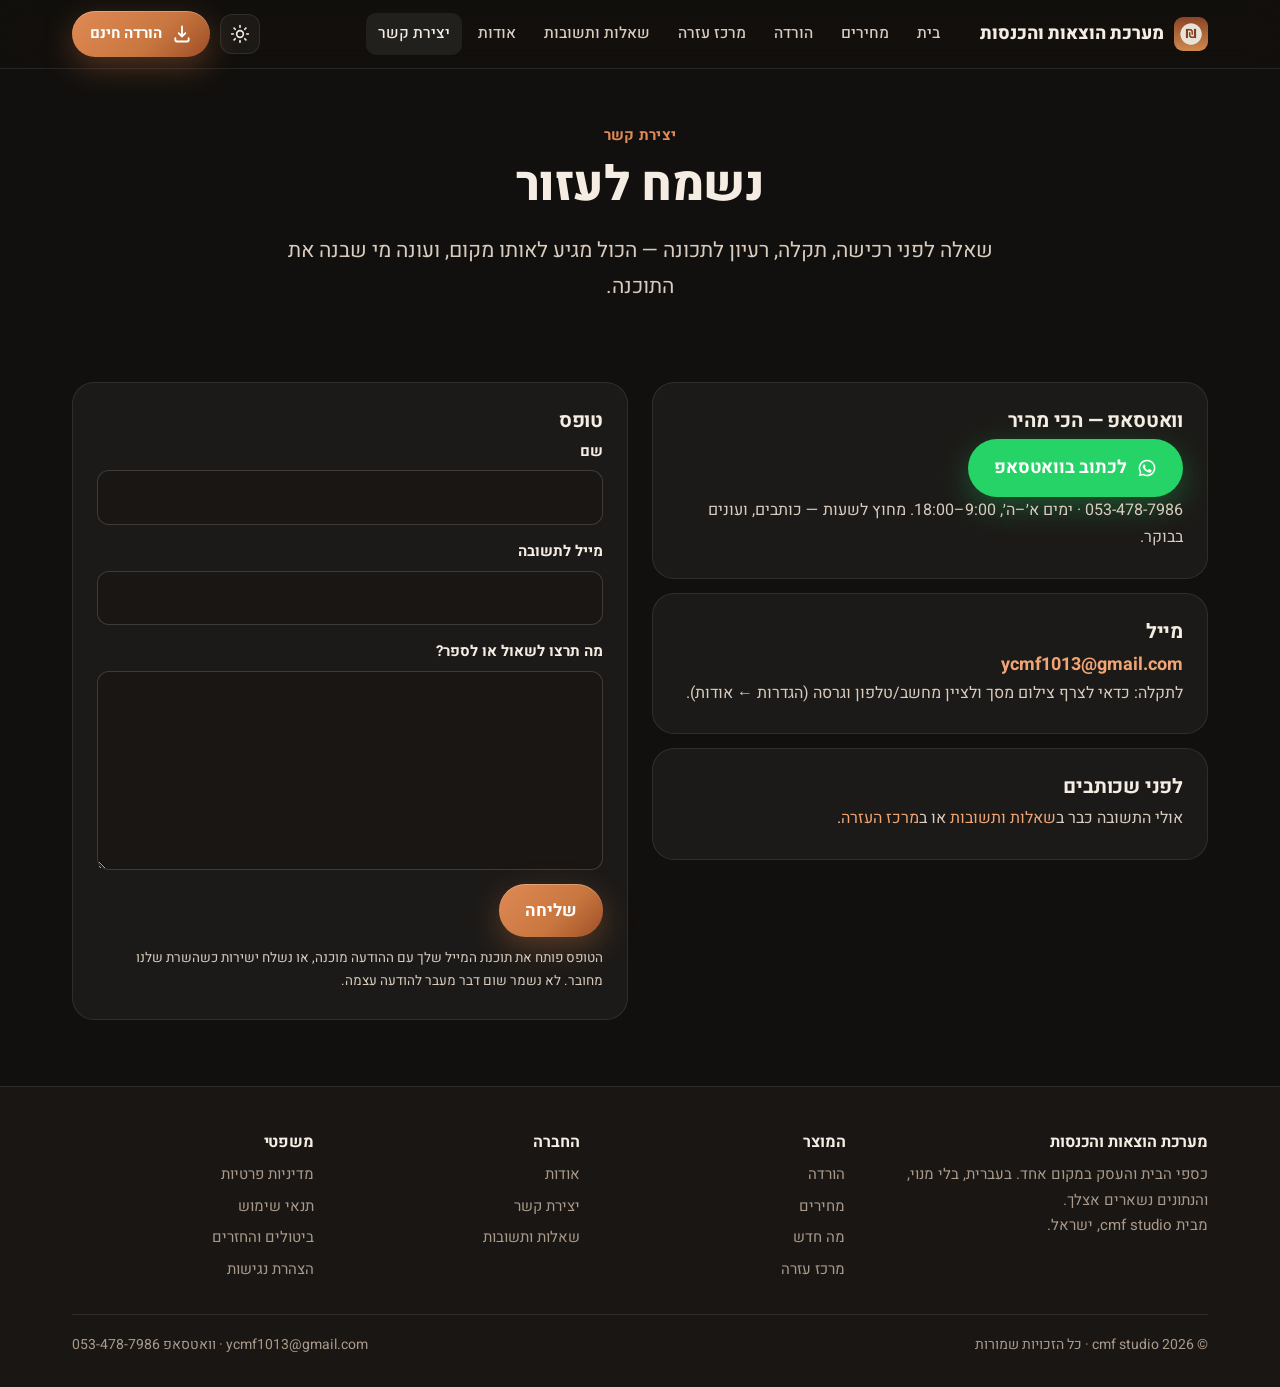
<file: contact.html>
<!DOCTYPE html>
<html lang="he" dir="rtl" data-theme="dark">
<head>
<meta charset="utf-8">
<meta name="viewport" content="width=device-width, initial-scale=1">
<title>יצירת קשר — מערכת הוצאות והכנסות</title>
<meta name="description" content="שאלות, תמיכה, הצעות: וואטסאפ, מייל או טופס. עונים תוך יום עבודה.">
<link rel="canonical" href="https://cmf1013.github.io/contact.html">
<meta property="og:type" content="website"><meta property="og:title" content="יצירת קשר — מערכת הוצאות והכנסות"><meta property="og:description" content="שאלות, תמיכה, הצעות: וואטסאפ, מייל או טופס. עונים תוך יום עבודה."><meta property="og:image" content="https://cmf1013.github.io/img/og.png"><meta property="og:url" content="https://cmf1013.github.io/contact.html"><meta property="og:locale" content="he_IL">
<meta name="twitter:card" content="summary_large_image">
<meta name="theme-color" content="#12100E">
<link rel="icon" href="img/favicon.ico" sizes="any"><link rel="icon" href="img/icon-192.png" type="image/png"><link rel="apple-touch-icon" href="img/icon-192.png">
<link rel="manifest" href="site.webmanifest">
<link rel="preload" href="fonts/heebo-800.woff2" as="font" type="font/woff2" crossorigin><link rel="preload" href="fonts/heebo-400.woff2" as="font" type="font/woff2" crossorigin>
<link rel="stylesheet" href="site.css?v=mujxu6ug">
<script>(function(){try{var t=localStorage.getItem("theme");if(t==="light"||t==="dark")document.documentElement.setAttribute("data-theme",t);}catch(e){}})();</script>
<style>[data-theme="dark"] .only-light{display:none}[data-theme="light"] .only-dark{display:none}.only-dark,.only-light{display:inline-flex}</style>

</head>
<body>
<header class="top"><div class="wrap">
    <a class="brand" href="index.html"><img src="img/icon-64.png" alt="" width="34" height="34"> מערכת הוצאות והכנסות</a>
    <nav class="menu" aria-label="ניווט ראשי"><a href="index.html">בית</a><a href="pricing.html">מחירים</a><a href="download.html">הורדה</a><a href="support.html">מרכז עזרה</a><a href="faq.html">שאלות ותשובות</a><a href="about.html">אודות</a><a href="contact.html">יצירת קשר</a></nav>
    <div class="cta">
      <button class="iconbtn theme-btn" type="button" aria-label="מעבר למצב בהיר"><span class="only-dark"><svg viewBox="0 0 24 24" fill="none" stroke="currentColor" stroke-width="2" stroke-linecap="round"><circle cx="12" cy="12" r="4"/><path d="M12 2v2M12 20v2M4.9 4.9l1.4 1.4M17.7 17.7l1.4 1.4M2 12h2M20 12h2M4.9 19.1l1.4-1.4M17.7 6.3l1.4-1.4"/></svg></span><span class="only-light"><svg viewBox="0 0 24 24" fill="none" stroke="currentColor" stroke-width="2" stroke-linecap="round"><path d="M21 12.8A9 9 0 1 1 11.2 3a7 7 0 0 0 9.8 9.8z"/></svg></span></button>
      <a class="btn sm" href="download.html"><svg viewBox="0 0 24 24" fill="none" stroke="currentColor" stroke-width="2.2" stroke-linecap="round" stroke-linejoin="round"><path d="M12 3v12m0 0-4-4m4 4 4-4M4 17v2a2 2 0 0 0 2 2h12a2 2 0 0 0 2-2v-2"/></svg> הורדה חינם</a>
      <button class="iconbtn burger" type="button" aria-label="תפריט" aria-expanded="false"><svg viewBox="0 0 24 24" fill="none" stroke="currentColor" stroke-width="2" stroke-linecap="round"><path d="M4 7h16M4 12h16M4 17h16"/></svg></button>
    </div>
  </div></header>
<main id="main">

<section class="page-head"><div class="wrap center"><span class="kicker">יצירת קשר</span><h1>נשמח לעזור</h1><p class="lead">שאלה לפני רכישה, תקלה, רעיון לתכונה — הכול מגיע לאותו מקום, ועונה מי שבנה את התוכנה.</p></div></section>
<section class="tight"><div class="wrap"><div class="two">
  <div>
    <div class="card contact-card rv"><h3>וואטסאפ — הכי מהיר</h3><p><a class="btn wa" href="https://wa.me/972534787986?text=%D7%A9%D7%9C%D7%95%D7%9D%2C%20%D7%99%D7%A9%20%D7%9C%D7%99%20%D7%A9%D7%90%D7%9C%D7%94%20%D7%A2%D7%9C%20%D7%9E%D7%A2%D7%A8%D7%9B%D7%AA%20%D7%94%D7%95%D7%A6%D7%90%D7%95%D7%AA%20%D7%95%D7%94%D7%9B%D7%A0%D7%A1%D7%95%D7%AA" rel="noopener"><svg viewBox="0 0 24 24" fill="currentColor"><path d="M12 2a10 10 0 0 0-8.6 15.1L2 22l5.1-1.3A10 10 0 1 0 12 2zm0 18.2a8.2 8.2 0 0 1-4.2-1.2l-.3-.2-3 .8.8-2.9-.2-.3A8.2 8.2 0 1 1 12 20.2zm4.5-6.1c-.2-.1-1.5-.7-1.7-.8s-.4-.1-.6.1-.6.8-.8 1-.3.2-.5.1a6.7 6.7 0 0 1-3.3-2.9c-.3-.4.3-.4.7-1.3.1-.2 0-.3 0-.4l-.8-1.8c-.2-.5-.4-.4-.6-.4h-.5a1 1 0 0 0-.7.3 3 3 0 0 0-.9 2.2 5.2 5.2 0 0 0 1.1 2.7 11.8 11.8 0 0 0 4.5 4c.6.3 1.1.4 1.5.5a3.7 3.7 0 0 0 1.7.1 2.8 2.8 0 0 0 1.8-1.3 2.2 2.2 0 0 0 .2-1.3c-.1-.1-.3-.2-.5-.3z"/></svg> לכתוב בוואטסאפ</a></p><p class="muted">053-478-7986 · ימים א׳–ה׳, 9:00–18:00. מחוץ לשעות — כותבים, ועונים בבוקר.</p></div>
    <div class="card contact-card rv" style="margin-top:14px"><h3>מייל</h3><p><a href="mailto:ycmf1013@gmail.com">ycmf1013@gmail.com</a></p><p class="muted">לתקלה: כדאי לצרף צילום מסך ולציין מחשב/טלפון וגרסה (הגדרות ← אודות).</p></div>
    <div class="card rv" style="margin-top:14px"><h3>לפני שכותבים</h3><p class="muted">אולי התשובה כבר ב<a href="faq.html">שאלות ותשובות</a> או ב<a href="support.html">מרכז העזרה</a>.</p></div>
  </div>
  <div class="card rv"><h3>טופס</h3>
    <form id="contactForm" novalidate>
      <div class="field"><label for="cName">שם</label><input id="cName" type="text" autocomplete="name"></div>
      <div class="field"><label for="cEmail">מייל לתשובה</label><input id="cEmail" type="email" autocomplete="email"></div>
      <div class="field"><label for="cText">מה תרצו לשאול או לספר?</label><textarea id="cText" rows="6"></textarea></div>
      <div id="cMsg"></div>
      <button class="btn" type="submit">שליחה</button>
      <p class="muted" style="font-size:13.5px;margin-top:10px">הטופס פותח את תוכנת המייל שלך עם ההודעה מוכנה, או נשלח ישירות כשהשרת שלנו מחובר. לא נשמר שום דבר מעבר להודעה עצמה.</p>
    </form></div>
</div></div></section>

</main>
<footer><div class="wrap">
    <div class="cols">
      <div><h4>מערכת הוצאות והכנסות</h4><p>כספי הבית והעסק במקום אחד. בעברית, בלי מנוי, והנתונים נשארים אצלך.<br>מבית cmf studio, ישראל.</p></div>
      <div><h4>המוצר</h4><ul><li><a href="download.html">הורדה</a></li><li><a href="pricing.html">מחירים</a></li><li><a href="changelog.html">מה חדש</a></li><li><a href="support.html">מרכז עזרה</a></li></ul></div>
      <div><h4>החברה</h4><ul><li><a href="about.html">אודות</a></li><li><a href="contact.html">יצירת קשר</a></li><li><a href="faq.html">שאלות ותשובות</a></li></ul></div>
      <div><h4>משפטי</h4><ul><li><a href="privacy.html">מדיניות פרטיות</a></li><li><a href="terms.html">תנאי שימוש</a></li><li><a href="refund.html">ביטולים והחזרים</a></li><li><a href="accessibility.html">הצהרת נגישות</a></li></ul></div>
    </div>
    <div class="bottom"><span>© <span class="year"></span> cmf studio · כל הזכויות שמורות</span><span><a href="mailto:ycmf1013@gmail.com">ycmf1013@gmail.com</a> · <a href="https://wa.me/972534787986" rel="noopener">וואטסאפ 053-478-7986</a></span></div>
  </div></footer>

<script src="config.js?v=mujxu6ug"></script>
<script src="site.js?v=mujxu6ug" defer></script>
</body>
</html>
</file>
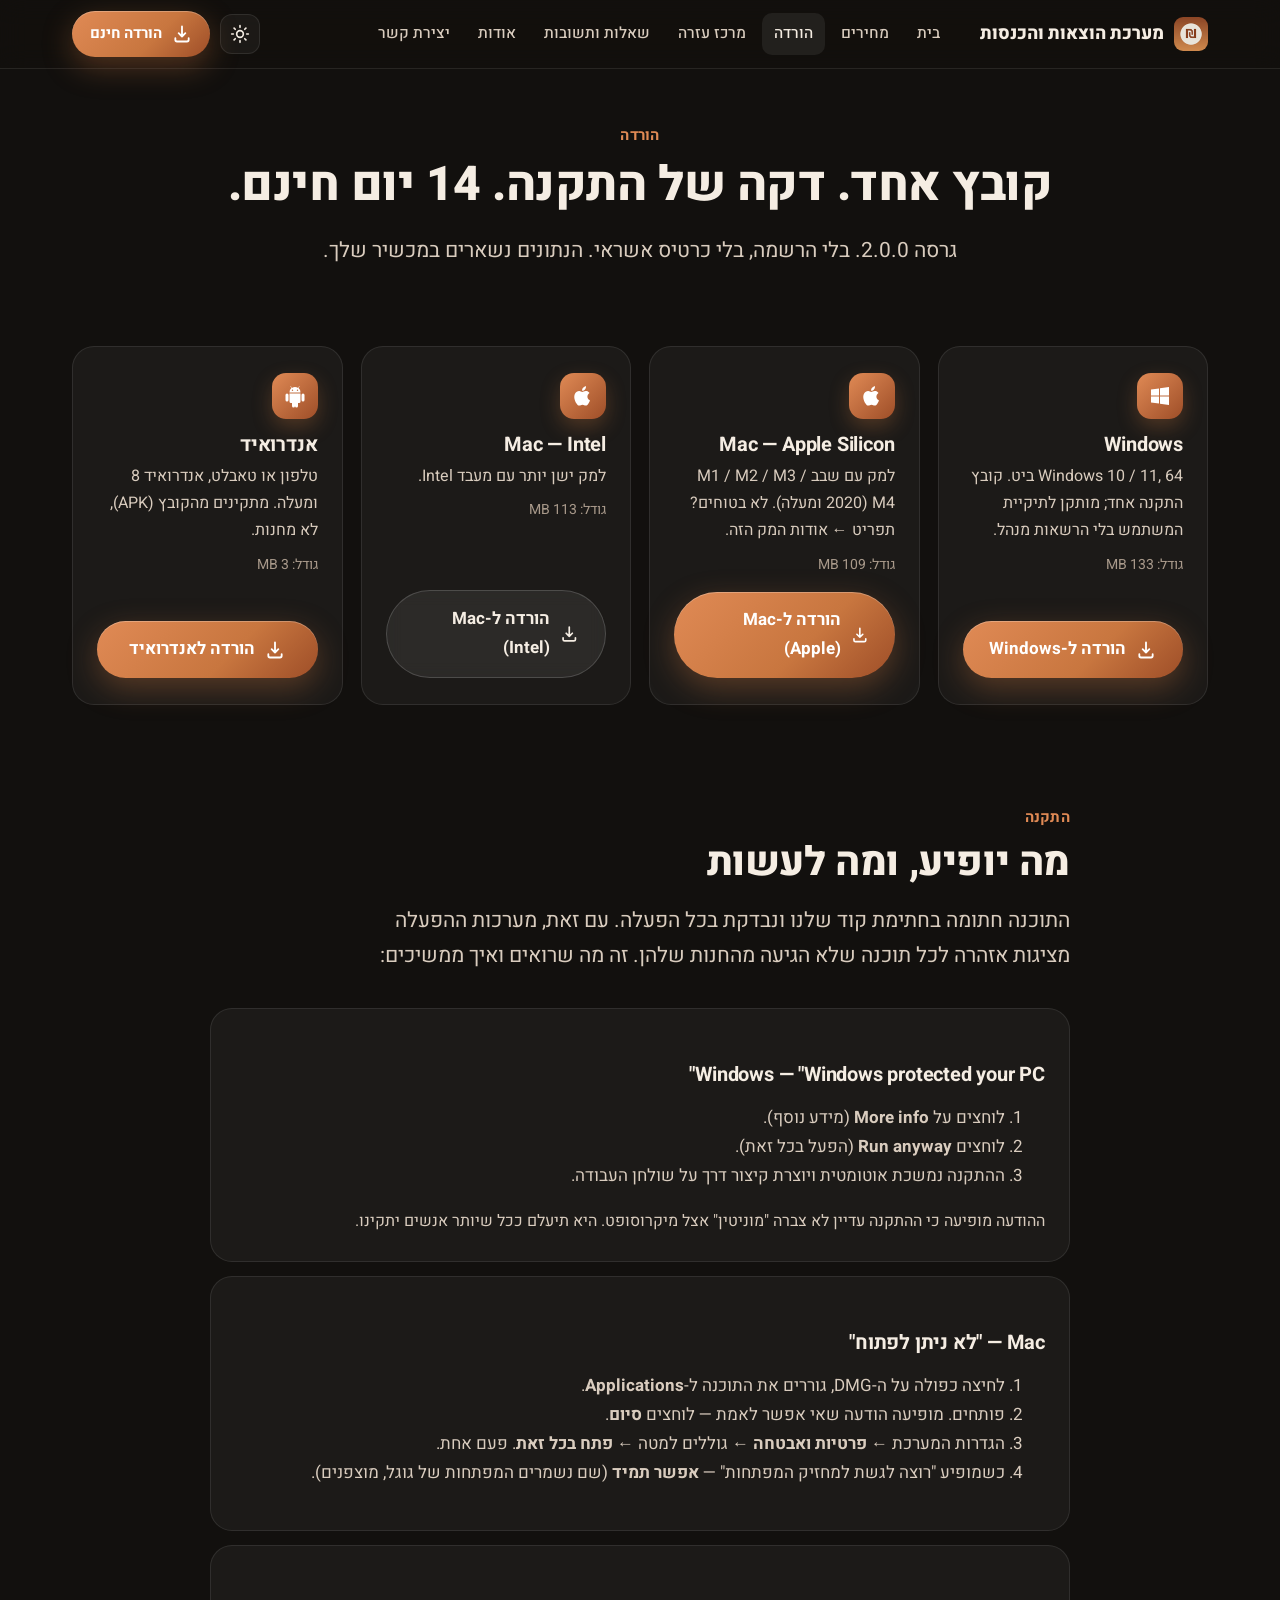
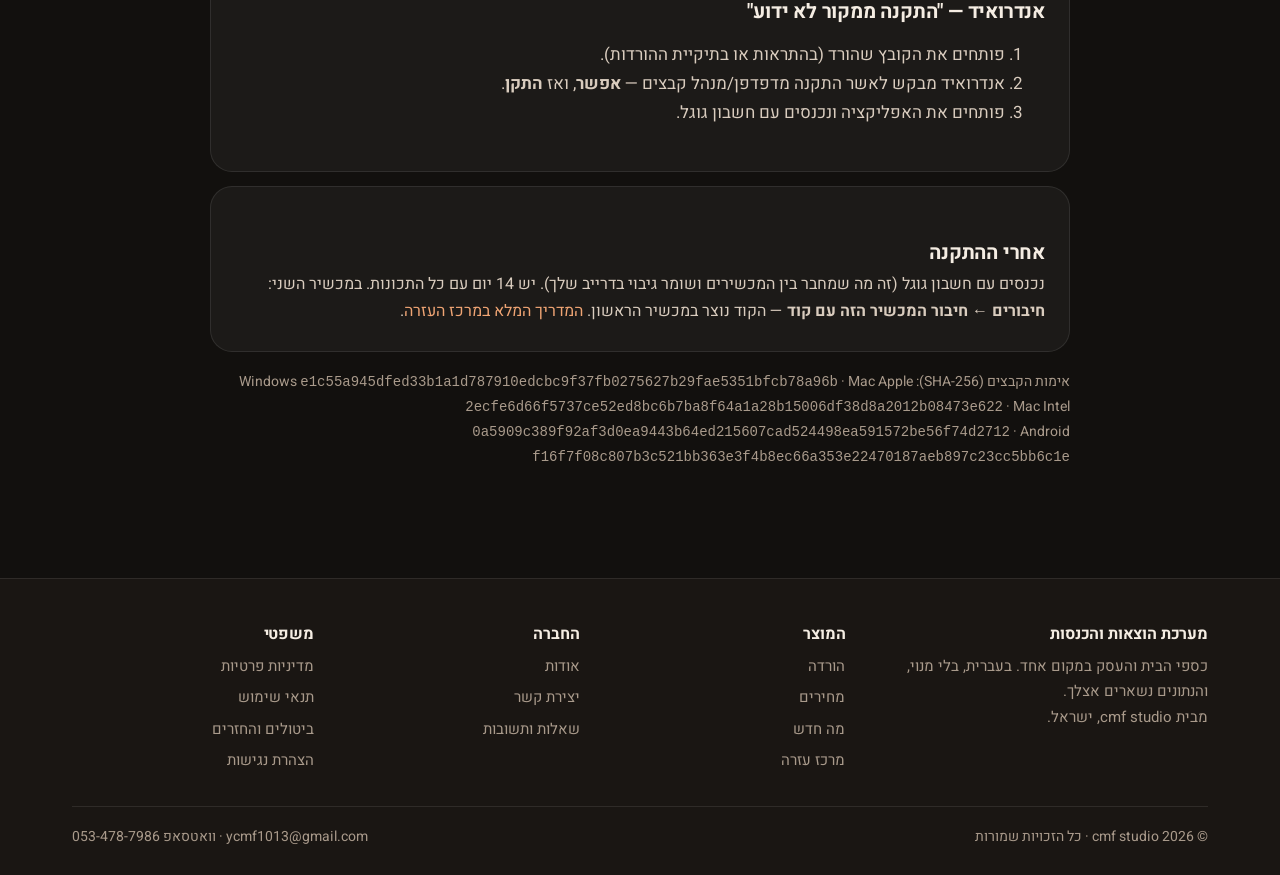
<file: download.html>
<!DOCTYPE html>
<html lang="he" dir="rtl" data-theme="dark">
<head>
<meta charset="utf-8">
<meta name="viewport" content="width=device-width, initial-scale=1">
<title>הורדה — מערכת הוצאות והכנסות ל-Windows, Mac ואנדרואיד</title>
<meta name="description" content="קובץ התקנה אחד לכל מערכת: Windows, Mac (Apple Silicon ו-Intel) ואנדרואיד. 14 יום חינם, בלי הרשמה ובלי כרטיס אשראי.">
<link rel="canonical" href="https://cmf1013.github.io/download.html">
<meta property="og:type" content="website"><meta property="og:title" content="הורדה — מערכת הוצאות והכנסות ל-Windows, Mac ואנדרואיד"><meta property="og:description" content="קובץ התקנה אחד לכל מערכת: Windows, Mac (Apple Silicon ו-Intel) ואנדרואיד. 14 יום חינם, בלי הרשמה ובלי כרטיס אשראי."><meta property="og:image" content="https://cmf1013.github.io/img/og.png"><meta property="og:url" content="https://cmf1013.github.io/download.html"><meta property="og:locale" content="he_IL">
<meta name="twitter:card" content="summary_large_image">
<meta name="theme-color" content="#12100E">
<link rel="icon" href="img/favicon.ico" sizes="any"><link rel="icon" href="img/icon-192.png" type="image/png"><link rel="apple-touch-icon" href="img/icon-192.png">
<link rel="manifest" href="site.webmanifest">
<link rel="preload" href="fonts/heebo-800.woff2" as="font" type="font/woff2" crossorigin><link rel="preload" href="fonts/heebo-400.woff2" as="font" type="font/woff2" crossorigin>
<link rel="stylesheet" href="site.css?v=mujxu6ug">
<script>(function(){try{var t=localStorage.getItem("theme");if(t==="light"||t==="dark")document.documentElement.setAttribute("data-theme",t);}catch(e){}})();</script>
<style>[data-theme="dark"] .only-light{display:none}[data-theme="light"] .only-dark{display:none}.only-dark,.only-light{display:inline-flex}</style>

</head>
<body>
<header class="top"><div class="wrap">
    <a class="brand" href="index.html"><img src="img/icon-64.png" alt="" width="34" height="34"> מערכת הוצאות והכנסות</a>
    <nav class="menu" aria-label="ניווט ראשי"><a href="index.html">בית</a><a href="pricing.html">מחירים</a><a href="download.html">הורדה</a><a href="support.html">מרכז עזרה</a><a href="faq.html">שאלות ותשובות</a><a href="about.html">אודות</a><a href="contact.html">יצירת קשר</a></nav>
    <div class="cta">
      <button class="iconbtn theme-btn" type="button" aria-label="מעבר למצב בהיר"><span class="only-dark"><svg viewBox="0 0 24 24" fill="none" stroke="currentColor" stroke-width="2" stroke-linecap="round"><circle cx="12" cy="12" r="4"/><path d="M12 2v2M12 20v2M4.9 4.9l1.4 1.4M17.7 17.7l1.4 1.4M2 12h2M20 12h2M4.9 19.1l1.4-1.4M17.7 6.3l1.4-1.4"/></svg></span><span class="only-light"><svg viewBox="0 0 24 24" fill="none" stroke="currentColor" stroke-width="2" stroke-linecap="round"><path d="M21 12.8A9 9 0 1 1 11.2 3a7 7 0 0 0 9.8 9.8z"/></svg></span></button>
      <a class="btn sm" href="download.html"><svg viewBox="0 0 24 24" fill="none" stroke="currentColor" stroke-width="2.2" stroke-linecap="round" stroke-linejoin="round"><path d="M12 3v12m0 0-4-4m4 4 4-4M4 17v2a2 2 0 0 0 2 2h12a2 2 0 0 0 2-2v-2"/></svg> הורדה חינם</a>
      <button class="iconbtn burger" type="button" aria-label="תפריט" aria-expanded="false"><svg viewBox="0 0 24 24" fill="none" stroke="currentColor" stroke-width="2" stroke-linecap="round"><path d="M4 7h16M4 12h16M4 17h16"/></svg></button>
    </div>
  </div></header>
<main id="main">

<section class="page-head"><div class="wrap center"><span class="kicker">הורדה</span><h1>קובץ אחד. דקה של התקנה. 14 יום חינם.</h1><p class="lead">גרסה <span class="version">2.0.0</span>. בלי הרשמה, בלי כרטיס אשראי. הנתונים נשארים במכשיר שלך.</p></div></section>

<section class="tight"><div class="wrap"><div class="dl">
  <div class="card rv"><div class="ic"><svg viewBox="0 0 24 24" fill="currentColor"><path d="M3 5.5 11 4.4v7.1H3zM12 4.3 21 3v8.5h-9zM3 12.5h8v7.1L3 18.5zM12 12.5h9V21l-9-1.3z"/></svg></div><h3>Windows</h3><p>Windows 10 / 11, 64 ביט. קובץ התקנה אחד; מותקן לתיקיית המשתמש בלי הרשאות מנהל.</p><p class="meta">גודל: <span data-dl-size="win">כ-126 MB</span></p><a class="btn" data-dl="win" href="#"><svg viewBox="0 0 24 24" fill="none" stroke="currentColor" stroke-width="2.2" stroke-linecap="round" stroke-linejoin="round"><path d="M12 3v12m0 0-4-4m4 4 4-4M4 17v2a2 2 0 0 0 2 2h12a2 2 0 0 0 2-2v-2"/></svg> הורדה ל-Windows</a></div>
  <div class="card rv"><div class="ic"><svg viewBox="0 0 24 24" fill="currentColor"><path d="M16.4 12.6c0-2.4 2-3.6 2.1-3.7-1.1-1.7-2.9-1.9-3.5-1.9-1.5-.2-2.9.9-3.7.9-.8 0-1.9-.9-3.2-.8-1.6 0-3.1 1-4 2.4-1.7 3-.4 7.3 1.2 9.7.8 1.2 1.8 2.5 3 2.4 1.2 0 1.7-.8 3.2-.8s1.9.8 3.2.8 2.1-1.2 2.9-2.4c.9-1.4 1.3-2.7 1.3-2.8 0 0-2.5-1-2.5-3.8zM14 5.4c.7-.8 1.1-2 1-3.1-1 0-2.2.7-2.9 1.5-.6.7-1.2 1.9-1 3 1.1.1 2.2-.6 2.9-1.4z"/></svg></div><h3>Mac — Apple Silicon</h3><p>למק עם שבב M1 / M2 / M3 / M4 (2020 ומעלה). לא בטוחים? תפריט  ← אודות המק הזה.</p><p class="meta">גודל: <span data-dl-size="mac_apple">כ-104 MB</span></p><a class="btn" data-dl="mac_apple" href="#"><svg viewBox="0 0 24 24" fill="none" stroke="currentColor" stroke-width="2.2" stroke-linecap="round" stroke-linejoin="round"><path d="M12 3v12m0 0-4-4m4 4 4-4M4 17v2a2 2 0 0 0 2 2h12a2 2 0 0 0 2-2v-2"/></svg> הורדה ל-Mac (Apple)</a></div>
  <div class="card rv"><div class="ic"><svg viewBox="0 0 24 24" fill="currentColor"><path d="M16.4 12.6c0-2.4 2-3.6 2.1-3.7-1.1-1.7-2.9-1.9-3.5-1.9-1.5-.2-2.9.9-3.7.9-.8 0-1.9-.9-3.2-.8-1.6 0-3.1 1-4 2.4-1.7 3-.4 7.3 1.2 9.7.8 1.2 1.8 2.5 3 2.4 1.2 0 1.7-.8 3.2-.8s1.9.8 3.2.8 2.1-1.2 2.9-2.4c.9-1.4 1.3-2.7 1.3-2.8 0 0-2.5-1-2.5-3.8zM14 5.4c.7-.8 1.1-2 1-3.1-1 0-2.2.7-2.9 1.5-.6.7-1.2 1.9-1 3 1.1.1 2.2-.6 2.9-1.4z"/></svg></div><h3>Mac — Intel</h3><p>למק ישן יותר עם מעבד Intel.</p><p class="meta">גודל: <span data-dl-size="mac_intel">כ-108 MB</span></p><a class="btn sec" data-dl="mac_intel" href="#"><svg viewBox="0 0 24 24" fill="none" stroke="currentColor" stroke-width="2.2" stroke-linecap="round" stroke-linejoin="round"><path d="M12 3v12m0 0-4-4m4 4 4-4M4 17v2a2 2 0 0 0 2 2h12a2 2 0 0 0 2-2v-2"/></svg> הורדה ל-Mac (Intel)</a></div>
  <div class="card rv"><div class="ic"><svg viewBox="0 0 24 24" fill="currentColor"><path d="M17.5 9.5H6.5v8a1.5 1.5 0 0 0 1.5 1.5h1v3a1.5 1.5 0 0 0 3 0v-3h0v3a1.5 1.5 0 0 0 3 0v-3h1a1.5 1.5 0 0 0 1.5-1.5zM4 9.5A1.5 1.5 0 0 0 2.5 11v5a1.5 1.5 0 0 0 3 0v-5A1.5 1.5 0 0 0 4 9.5zm16 0a1.5 1.5 0 0 0-1.5 1.5v5a1.5 1.5 0 0 0 3 0v-5A1.5 1.5 0 0 0 20 9.5zM15.6 4.1l1-1.5a.3.3 0 0 0-.5-.3l-1 1.6a6.4 6.4 0 0 0-6.2 0l-1-1.6a.3.3 0 0 0-.5.3l1 1.5A5.4 5.4 0 0 0 6.5 8.5h11a5.4 5.4 0 0 0-1.9-4.4zM9.5 7a.7.7 0 1 1 0-1.4.7.7 0 0 1 0 1.4zm5 0a.7.7 0 1 1 0-1.4.7.7 0 0 1 0 1.4z"/></svg></div><h3>אנדרואיד</h3><p>טלפון או טאבלט, אנדרואיד 8 ומעלה. מתקינים מהקובץ (APK), לא מחנות.</p><p class="meta">גודל: <span data-dl-size="android">כ-3.5 MB</span></p><a class="btn" data-dl="android" href="#"><svg viewBox="0 0 24 24" fill="none" stroke="currentColor" stroke-width="2.2" stroke-linecap="round" stroke-linejoin="round"><path d="M12 3v12m0 0-4-4m4 4 4-4M4 17v2a2 2 0 0 0 2 2h12a2 2 0 0 0 2-2v-2"/></svg> הורדה לאנדרואיד</a></div>
</div></div></section>

<section><div class="wrap"><div class="support" style="max-width:860px;margin:0 auto">
  <div class="sechead rv"><span class="kicker">התקנה</span><h2>מה יופיע, ומה לעשות</h2><p class="lead">התוכנה חתומה בחתימת קוד שלנו ונבדקת בכל הפעלה. עם זאת, מערכות ההפעלה מציגות אזהרה לכל תוכנה שלא הגיעה מהחנות שלהן. זה מה שרואים ואיך ממשיכים:</p></div>
  <div class="card rv"><h3>Windows — "Windows protected your PC"</h3><ol><li>לוחצים על <strong>More info</strong> (מידע נוסף).</li><li>לוחצים <strong>Run anyway</strong> (הפעל בכל זאת).</li><li>ההתקנה נמשכת אוטומטית ויוצרת קיצור דרך על שולחן העבודה.</li></ol><p class="muted">ההודעה מופיעה כי ההתקנה עדיין לא צברה "מוניטין" אצל מיקרוסופט. היא תיעלם ככל שיותר אנשים יתקינו.</p></div>
  <div class="card rv" style="margin-top:14px"><h3>Mac — "לא ניתן לפתוח"</h3><ol><li>לחיצה כפולה על ה-DMG, גוררים את התוכנה ל-<strong>Applications</strong>.</li><li>פותחים. מופיעה הודעה שאי אפשר לאמת — לוחצים <strong>סיום</strong>.</li><li>הגדרות המערכת ← <strong>פרטיות ואבטחה</strong> ← גוללים למטה ← <strong>פתח בכל זאת</strong>. פעם אחת.</li><li>כשמופיע "רוצה לגשת למחזיק המפתחות" — <strong>אפשר תמיד</strong> (שם נשמרים המפתחות של גוגל, מוצפנים).</li></ol></div>
  <div class="card rv" style="margin-top:14px"><h3>אנדרואיד — "התקנה ממקור לא ידוע"</h3><ol><li>פותחים את הקובץ שהורד (בהתראות או בתיקיית ההורדות).</li><li>אנדרואיד מבקש לאשר התקנה מדפדפן/מנהל קבצים — <strong>אפשר</strong>, ואז <strong>התקן</strong>.</li><li>פותחים את האפליקציה ונכנסים עם חשבון גוגל.</li></ol></div>
  <div class="card rv" style="margin-top:14px"><h3>אחרי ההתקנה</h3><p>נכנסים עם חשבון גוגל (זה מה שמחבר בין המכשירים ושומר גיבוי בדרייב שלך). יש 14 יום עם כל התכונות. במכשיר השני: <strong>חיבורים ← חיבור המכשיר הזה עם קוד</strong> — הקוד נוצר במכשיר הראשון. <a href="support.html">המדריך המלא במרכז העזרה</a>.</p></div>
  <p class="muted rv" style="margin-top:18px;font-size:14px">אימות הקבצים (SHA-256): Windows <code data-dl-sha="win"></code> · Mac Apple <code data-dl-sha="mac_apple"></code> · Mac Intel <code data-dl-sha="mac_intel"></code> · Android <code data-dl-sha="android"></code></p>
</div></div></section>

</main>
<footer><div class="wrap">
    <div class="cols">
      <div><h4>מערכת הוצאות והכנסות</h4><p>כספי הבית והעסק במקום אחד. בעברית, בלי מנוי, והנתונים נשארים אצלך.<br>מבית cmf studio, ישראל.</p></div>
      <div><h4>המוצר</h4><ul><li><a href="download.html">הורדה</a></li><li><a href="pricing.html">מחירים</a></li><li><a href="changelog.html">מה חדש</a></li><li><a href="support.html">מרכז עזרה</a></li></ul></div>
      <div><h4>החברה</h4><ul><li><a href="about.html">אודות</a></li><li><a href="contact.html">יצירת קשר</a></li><li><a href="faq.html">שאלות ותשובות</a></li></ul></div>
      <div><h4>משפטי</h4><ul><li><a href="privacy.html">מדיניות פרטיות</a></li><li><a href="terms.html">תנאי שימוש</a></li><li><a href="refund.html">ביטולים והחזרים</a></li><li><a href="accessibility.html">הצהרת נגישות</a></li></ul></div>
    </div>
    <div class="bottom"><span>© <span class="year"></span> cmf studio · כל הזכויות שמורות</span><span><a href="mailto:ycmf1013@gmail.com">ycmf1013@gmail.com</a> · <a href="https://wa.me/972534787986" rel="noopener">וואטסאפ 053-478-7986</a></span></div>
  </div></footer>

<script src="config.js?v=mujxu6ug"></script>
<script src="site.js?v=mujxu6ug" defer></script>
</body>
</html>
</file>
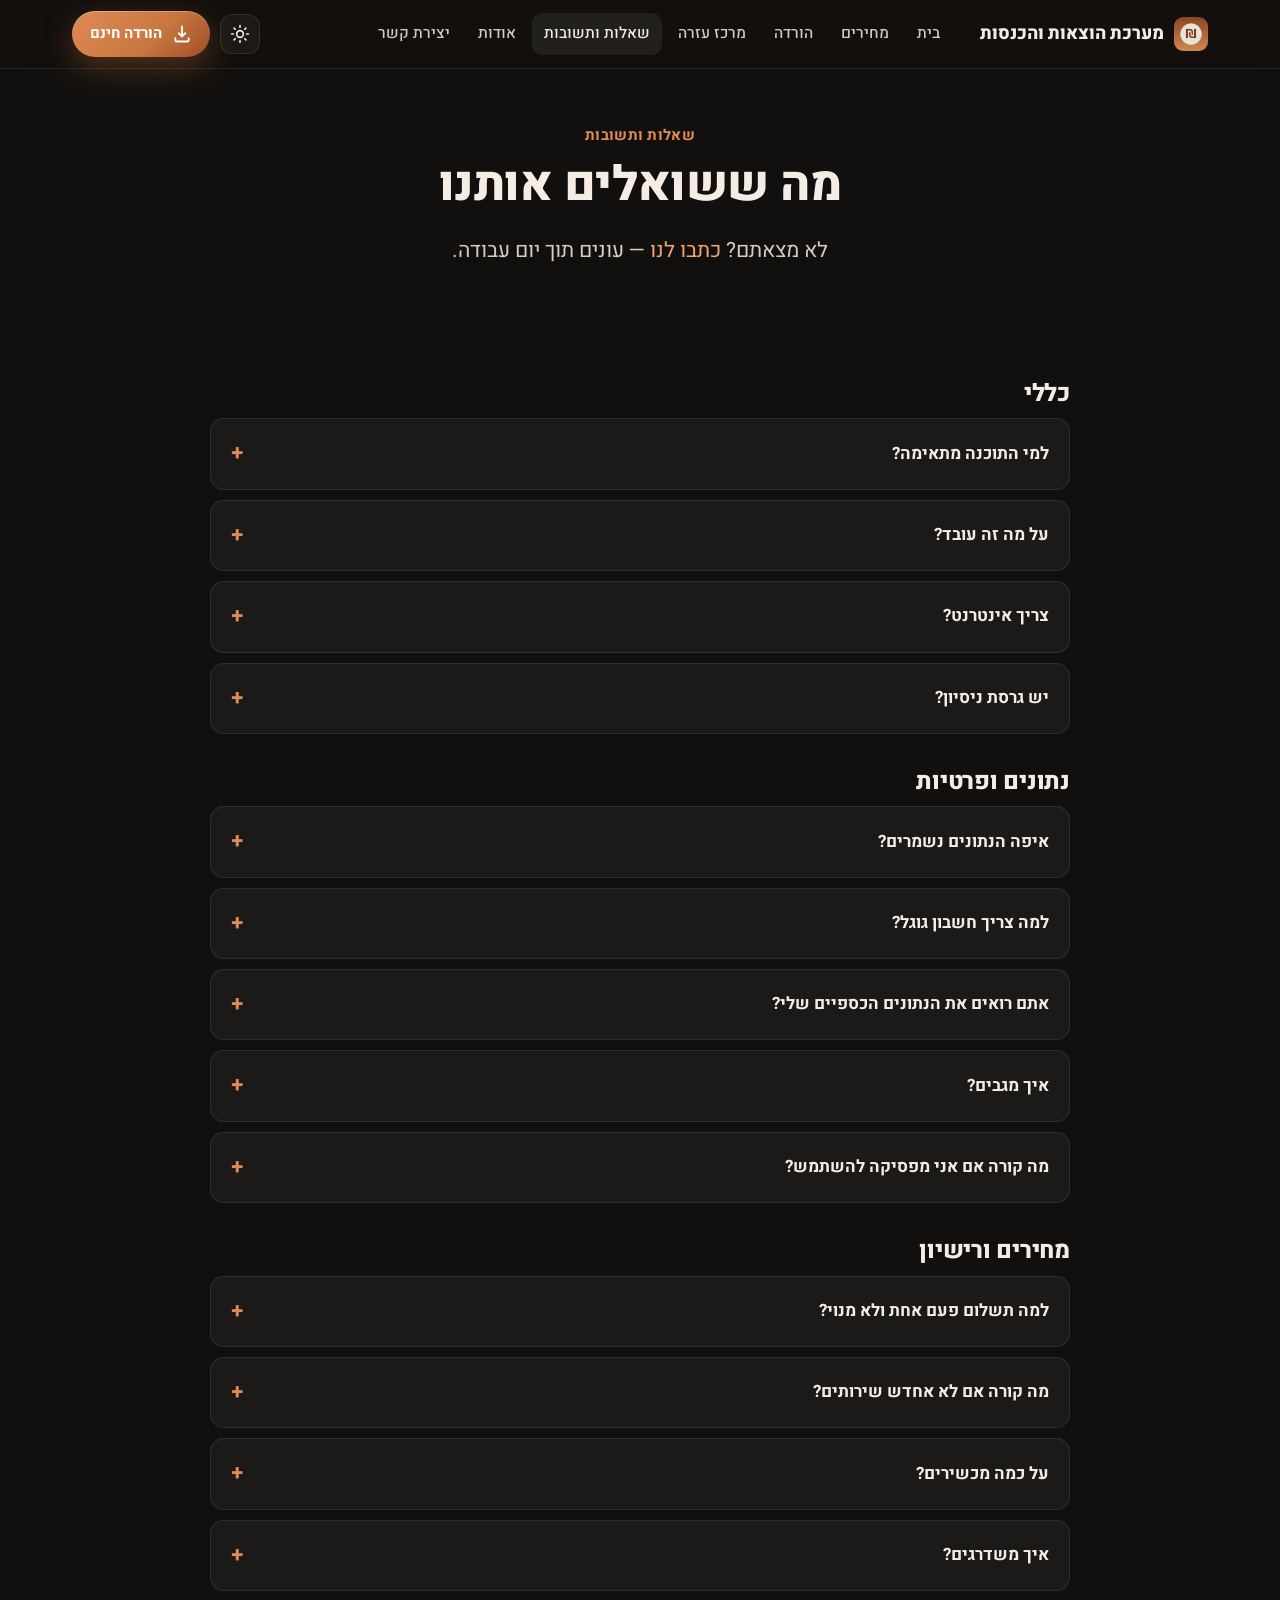
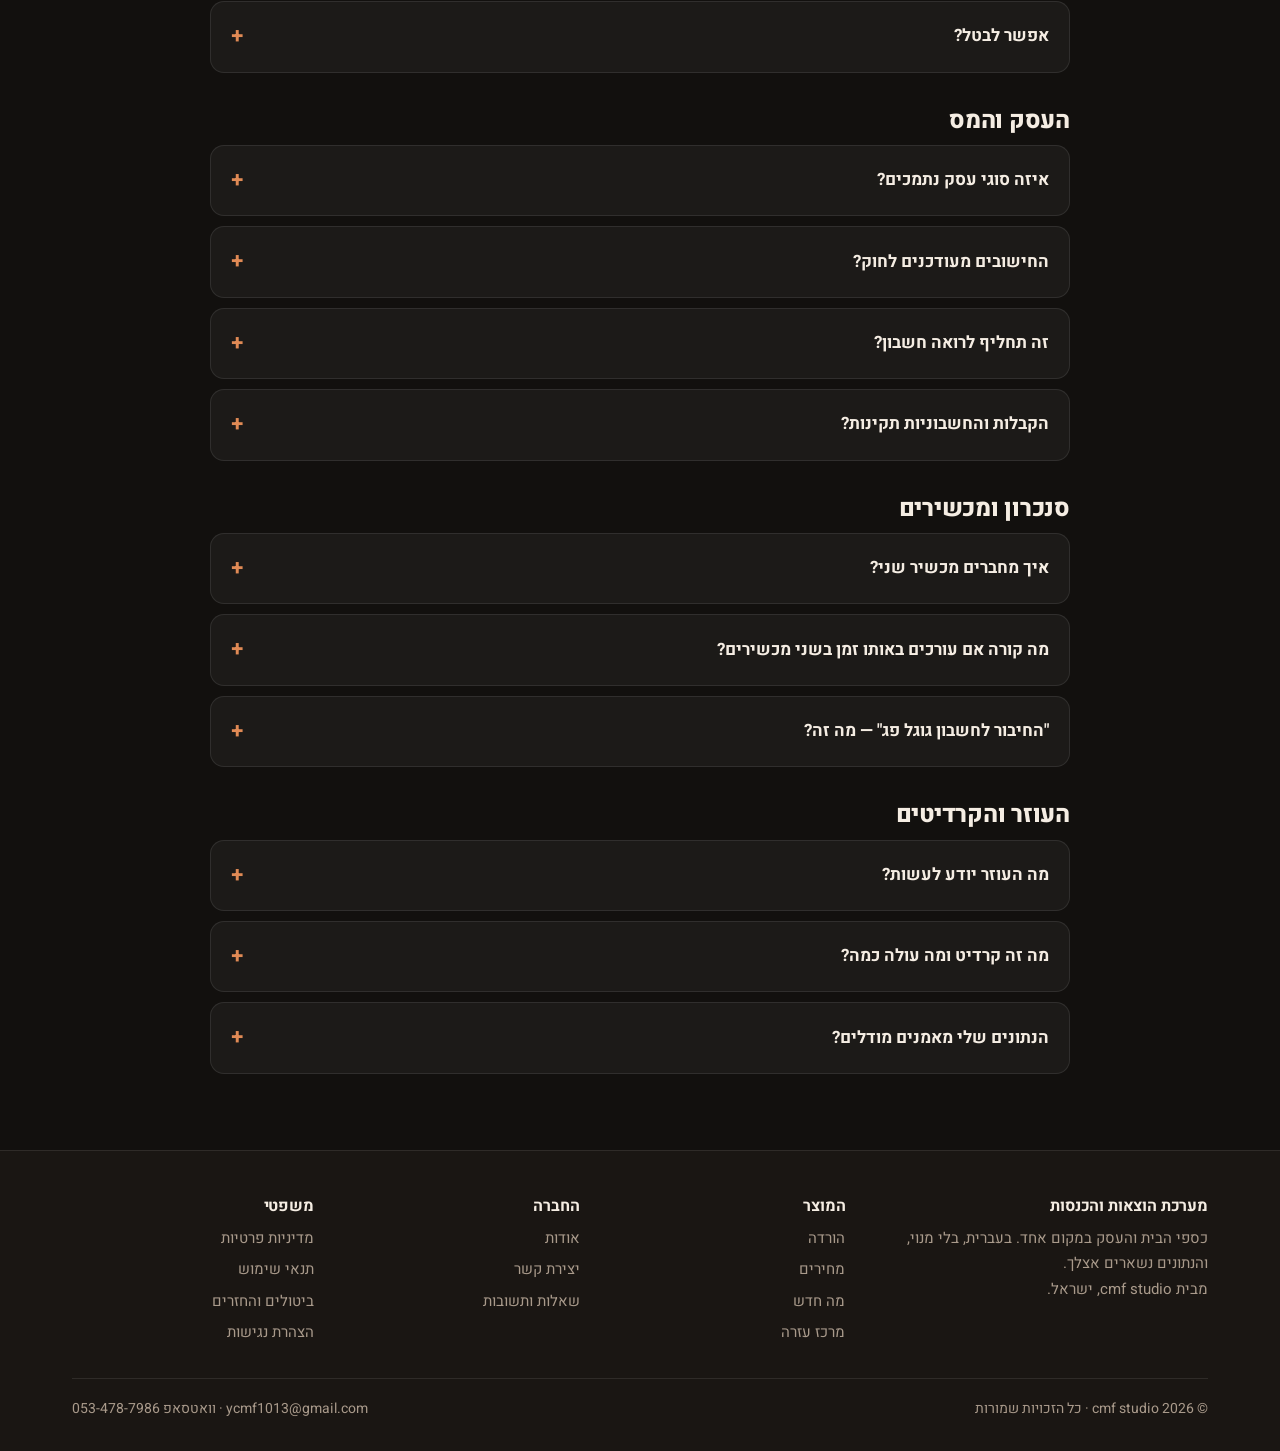
<file: faq.html>
<!DOCTYPE html>
<html lang="he" dir="rtl" data-theme="dark">
<head>
<meta charset="utf-8">
<meta name="viewport" content="width=device-width, initial-scale=1">
<title>שאלות ותשובות — מערכת הוצאות והכנסות</title>
<meta name="description" content="כל מה ששואלים לפני ואחרי: נתונים ופרטיות, מחירים ורישיון, העסק והמס, סנכרון בין מכשירים, העוזר והקרדיטים.">
<link rel="canonical" href="https://cmf1013.github.io/faq.html">
<meta property="og:type" content="website"><meta property="og:title" content="שאלות ותשובות — מערכת הוצאות והכנסות"><meta property="og:description" content="כל מה ששואלים לפני ואחרי: נתונים ופרטיות, מחירים ורישיון, העסק והמס, סנכרון בין מכשירים, העוזר והקרדיטים."><meta property="og:image" content="https://cmf1013.github.io/img/og.png"><meta property="og:url" content="https://cmf1013.github.io/faq.html"><meta property="og:locale" content="he_IL">
<meta name="twitter:card" content="summary_large_image">
<meta name="theme-color" content="#12100E">
<link rel="icon" href="img/favicon.ico" sizes="any"><link rel="icon" href="img/icon-192.png" type="image/png"><link rel="apple-touch-icon" href="img/icon-192.png">
<link rel="manifest" href="site.webmanifest">
<link rel="preload" href="fonts/heebo-800.woff2" as="font" type="font/woff2" crossorigin><link rel="preload" href="fonts/heebo-400.woff2" as="font" type="font/woff2" crossorigin>
<link rel="stylesheet" href="site.css?v=mujxu6ug">
<script>(function(){try{var t=localStorage.getItem("theme");if(t==="light"||t==="dark")document.documentElement.setAttribute("data-theme",t);}catch(e){}})();</script>
<style>[data-theme="dark"] .only-light{display:none}[data-theme="light"] .only-dark{display:none}.only-dark,.only-light{display:inline-flex}</style>

</head>
<body>
<header class="top"><div class="wrap">
    <a class="brand" href="index.html"><img src="img/icon-64.png" alt="" width="34" height="34"> מערכת הוצאות והכנסות</a>
    <nav class="menu" aria-label="ניווט ראשי"><a href="index.html">בית</a><a href="pricing.html">מחירים</a><a href="download.html">הורדה</a><a href="support.html">מרכז עזרה</a><a href="faq.html">שאלות ותשובות</a><a href="about.html">אודות</a><a href="contact.html">יצירת קשר</a></nav>
    <div class="cta">
      <button class="iconbtn theme-btn" type="button" aria-label="מעבר למצב בהיר"><span class="only-dark"><svg viewBox="0 0 24 24" fill="none" stroke="currentColor" stroke-width="2" stroke-linecap="round"><circle cx="12" cy="12" r="4"/><path d="M12 2v2M12 20v2M4.9 4.9l1.4 1.4M17.7 17.7l1.4 1.4M2 12h2M20 12h2M4.9 19.1l1.4-1.4M17.7 6.3l1.4-1.4"/></svg></span><span class="only-light"><svg viewBox="0 0 24 24" fill="none" stroke="currentColor" stroke-width="2" stroke-linecap="round"><path d="M21 12.8A9 9 0 1 1 11.2 3a7 7 0 0 0 9.8 9.8z"/></svg></span></button>
      <a class="btn sm" href="download.html"><svg viewBox="0 0 24 24" fill="none" stroke="currentColor" stroke-width="2.2" stroke-linecap="round" stroke-linejoin="round"><path d="M12 3v12m0 0-4-4m4 4 4-4M4 17v2a2 2 0 0 0 2 2h12a2 2 0 0 0 2-2v-2"/></svg> הורדה חינם</a>
      <button class="iconbtn burger" type="button" aria-label="תפריט" aria-expanded="false"><svg viewBox="0 0 24 24" fill="none" stroke="currentColor" stroke-width="2" stroke-linecap="round"><path d="M4 7h16M4 12h16M4 17h16"/></svg></button>
    </div>
  </div></header>
<main id="main">

<section class="page-head"><div class="wrap center"><span class="kicker">שאלות ותשובות</span><h1>מה ששואלים אותנו</h1><p class="lead">לא מצאתם? <a href="contact.html">כתבו לנו</a> — עונים תוך יום עבודה.</p></div></section>
<section class="tight"><div class="wrap"><div class="faq" style="max-width:860px;margin:0 auto">

<h2>כללי</h2>
<details><summary>למי התוכנה מתאימה?</summary><div class="a"><p>למשפחה שרוצה לדעת לאן הכסף הולך, ולעצמאים ועסקים קטנים — עוסק פטור, עוסק מורשה, חברה קטנה או עמותה — שרוצים לראות מע"מ, ביטוח לאומי ומס בזמן אמת, ולא רק בסוף השנה. אפשר לנהל את הבית ואת העסק באותה תוכנה, בהפרדה מלאה.</p></div></details>
<details><summary>על מה זה עובד?</summary><div class="a"><p>Windows 10/11, Mac (Apple Silicon ו-Intel) ואנדרואיד. אותו רישיון, אותם נתונים בכל המכשירים. אין גרסת דפדפן — בכוונה: הנתונים נשמרים במכשיר, לא באתר.</p></div></details>
<details><summary>צריך אינטרנט?</summary><div class="a"><p>לא לעבודה השוטפת: מזינים, מחשבים ומפיקים מסמכים גם בלי רשת. אינטרנט נדרש לסנכרון בין מכשירים, לעוזר, ולייבוא מהדרייב או מהמייל.</p></div></details>
<details><summary>יש גרסת ניסיון?</summary><div class="a"><p>14 יום עם כל התכונות, בלי כרטיס אשראי. אחריהם התוכנה עוברת למצב קריאה בלבד עד שרוכשים — שום דבר לא נמחק.</p></div></details>

<h2>נתונים ופרטיות</h2>
<details><summary>איפה הנתונים נשמרים?</summary><div class="a"><p>בקובץ במכשיר שלך. עם חשבון גוגל מחובר, עותק לסנכרון נשמר בתיקייה נסתרת בדרייב שלך שרק התוכנה הזו רואה. השרת שלנו מקבל רק מה שנדרש לרישיון: כתובת המייל, מזהי המכשירים והתוכנית. לא את התנועות, לא את המסמכים. <a href='privacy.html'>מדיניות הפרטיות המלאה</a>.</p></div></details>
<details><summary>למה צריך חשבון גוגל?</summary><div class="a"><p>בשביל שלושה דברים: לזהות אותך (זה הרישיון), לסנכרן בין המכשירים דרך הדרייב שלך, ולשלוח קבלות ללקוחות מהמייל שלך. התוכנה מבקשת רק את ההרשאות שהיא צריכה, וכל אחת מוסברת <a href='privacy.html'>כאן</a>.</p></div></details>
<details><summary>אתם רואים את הנתונים הכספיים שלי?</summary><div class="a"><p>לא. אין לנו גישה לדרייב שלך ולא לקובץ שבמכשיר. גם העוזר שולח לספק הבינה המלאכותית רק את מה שדרוש לשאלה שלך, ורק כששואלים.</p></div></details>
<details><summary>איך מגבים?</summary><div class="a"><p>בשתי דרכים: הסנכרון לדרייב שלך הוא גיבוי מתמשך, ובנוסף אפשר בכל רגע לייצא קובץ גיבוי מלא (הגדרות ← ייצוא) ולשמור איפה שרוצים. ייבוא הגיבוי מחזיר הכול.</p></div></details>
<details><summary>מה קורה אם אני מפסיקה להשתמש?</summary><div class="a"><p>הנתונים נשארים שלך: מייצאים ל-Excel, CSV או קובץ גיבוי. מוחקים את התוכנה, ואת תיקיית האפליקציה בדרייב אם רוצים. למחיקת רשומת הרישיון אצלנו — כותבים לנו.</p></div></details>

<h2>מחירים ורישיון</h2>
<details><summary>למה תשלום פעם אחת ולא מנוי?</summary><div class="a"><p>כי תוכנה לכסף של הבית לא צריכה להיות עוד חיוב חודשי. משלמים פעם אחת ומשתמשים כמה שרוצים. מה שכן מתחדש — ואופציונלי — הוא "שירותים": עדכונים, קרדיטים חודשיים לעוזר ותמיכה, בשנה הראשונה כלול.</p></div></details>
<details><summary>מה קורה אם לא אחדש שירותים?</summary><div class="a"><p>שום דבר רע. התוכנה ממשיכה לעבוד עם הגרסה שברשותך, כל הנתונים במקום, הסנכרון עובד. רק עדכוני גרסה, הקרדיטים החודשיים והתמיכה נפסקים. אפשר לחדש מתי שרוצים.</p></div></details>
<details><summary>על כמה מכשירים?</summary><div class="a"><p>אישי — 2, עסקי — 3, פרו — 10. מכשיר נוסף: 39 ₪ פעם אחת. אפשר להסיר מכשיר ישן ולהוסיף חדש בכל רגע ממסך החיבורים.</p></div></details>
<details><summary>איך משדרגים?</summary><div class="a"><p>במסך "החשבון שלי" בתוכנה בוחרים את התוכנית הגבוהה ומשלמים רק את ההפרש. הנתונים נשארים בדיוק כמו שהם.</p></div></details>
<details><summary>אפשר לבטל?</summary><div class="a"><p>כן, תוך 14 יום מהרכישה לפי חוק הגנת הצרכן. <a href='refund.html'>מדיניות הביטולים</a>.</p></div></details>

<h2>העסק והמס</h2>
<details><summary>איזה סוגי עסק נתמכים?</summary><div class="a"><p>עוסק פטור, עוסק מורשה, חברה בע"מ ומלכ"ר/עמותה. לכל סוג התוכנה יודעת מה רלוונטי: מע"מ או לא, תדירות דיווח, ביטוח לאומי לעצמאים, מס חברות או מס שולי.</p></div></details>
<details><summary>החישובים מעודכנים לחוק?</summary><div class="a"><p>כן — מדרגות המס, נקודות הזיכוי, שיעורי הביטוח הלאומי, תקרת עוסק פטור וסף הדיווח החודשי במע"מ מעודכנים ל-2026 מהמקורות הרשמיים, ומתעדכנים כל ינואר בעדכון גרסה. הסכומים מוצגים בתוכנה עם ההסבר לכל אחד.</p></div></details>
<details><summary>זה תחליף לרואה חשבון?</summary><div class="a"><p>לא. זה מה שמביא אותך לרואה החשבון מסודרת — עם דוחות מוכנים, מסמכים ממוספרים ואומדן שאין בו הפתעות. הדיווח לרשויות והאחריות עליו נשארים אצלך או אצלו.</p></div></details>
<details><summary>הקבלות והחשבוניות תקינות?</summary><div class="a"><p>המסמכים כוללים את מה שהוראות ניהול הספרים דורשות: פרטי העסק ומספרו, סוג המסמך ומספר רץ, תאריך, פרטי הלקוח, הפירוט, "מקור" בהפקה הראשונה ו"העתק" אחריה, ואת סימון המע"מ לפי סוג העסק. אפשר לשלוח ללקוח במייל מהתוכנה או להדפיס.</p></div></details>

<h2>סנכרון ומכשירים</h2>
<details><summary>איך מחברים מכשיר שני?</summary><div class="a"><p>במכשיר הראשון: חיבורים ← "הוספת מכשיר" ← נוצר קוד. במכשיר השני: חיבורים ← "חיבור המכשיר הזה עם קוד" ← מקלידים ← סנכרון. הכול מגיע מהדרייב שלך תוך שניות.</p></div></details>
<details><summary>מה קורה אם עורכים באותו זמן בשני מכשירים?</summary><div class="a"><p>הסנכרון ממזג: כל תנועה נושאת חותמת זמן, השינוי האחרון מנצח, ומחיקות לא חוזרות. אחרי כל סנכרון מופיעה שורה קצרה מה השתנה.</p></div></details>
<details><summary>"החיבור לחשבון גוגל פג" — מה זה?</summary><div class="a"><p>גוגל מבטלת הרשאות אחרי שינוי סיסמה או זמן ארוך בלי שימוש. התוכנה מציעה להתחבר מחדש, ואחרי הכניסה מסנכרנת לבד. הנתונים והמכשירים נשארים בדיוק כמו שהם.</p></div></details>

<h2>העוזר והקרדיטים</h2>
<details><summary>מה העוזר יודע לעשות?</summary><div class="a"><p>לענות על שאלות על הנתונים שלך ("כמה הוצאתי על מזון ביולי?"), להכין סיכום או גרף, לקרוא קובץ בנק, צילום מסך או קבלה ולהציע תנועות, ולהכין תמונת עידוד או סרטון קצר לסיכום החודש. הכול בעברית.</p></div></details>
<details><summary>מה זה קרדיט ומה עולה כמה?</summary><div class="a"><p>שאלה בצ'אט — קרדיט אחד. הקובץ הראשון בכל שיחה — חינם. תמונה — 10 עד 20 לפי איכות. סרטון — 20. כל תוכנית מקבלת קרדיטים חדשים כל חודש (50 / 150 / 500), ואפשר להוסיף: 100 ב-19 ₪, 500 ב-79 ₪. קרדיטים שנרכשו לא פגים.</p></div></details>
<details><summary>הנתונים שלי מאמנים מודלים?</summary><div class="a"><p>לא. הבקשה נשלחת לספק (Google Gemini או OpenAI) רק כדי לענות, דרך השרת שלנו כדי שלא תצטרכי מפתחות, ואיננו שומרים את תוכנה ולא משתמשים בה לאימון.</p></div></details>
</div></div></section>

</main>
<footer><div class="wrap">
    <div class="cols">
      <div><h4>מערכת הוצאות והכנסות</h4><p>כספי הבית והעסק במקום אחד. בעברית, בלי מנוי, והנתונים נשארים אצלך.<br>מבית cmf studio, ישראל.</p></div>
      <div><h4>המוצר</h4><ul><li><a href="download.html">הורדה</a></li><li><a href="pricing.html">מחירים</a></li><li><a href="changelog.html">מה חדש</a></li><li><a href="support.html">מרכז עזרה</a></li></ul></div>
      <div><h4>החברה</h4><ul><li><a href="about.html">אודות</a></li><li><a href="contact.html">יצירת קשר</a></li><li><a href="faq.html">שאלות ותשובות</a></li></ul></div>
      <div><h4>משפטי</h4><ul><li><a href="privacy.html">מדיניות פרטיות</a></li><li><a href="terms.html">תנאי שימוש</a></li><li><a href="refund.html">ביטולים והחזרים</a></li><li><a href="accessibility.html">הצהרת נגישות</a></li></ul></div>
    </div>
    <div class="bottom"><span>© <span class="year"></span> cmf studio · כל הזכויות שמורות</span><span><a href="mailto:ycmf1013@gmail.com">ycmf1013@gmail.com</a> · <a href="https://wa.me/972534787986" rel="noopener">וואטסאפ 053-478-7986</a></span></div>
  </div></footer>

<script src="config.js?v=mujxu6ug"></script>
<script src="site.js?v=mujxu6ug" defer></script>
</body>
</html>
</file>
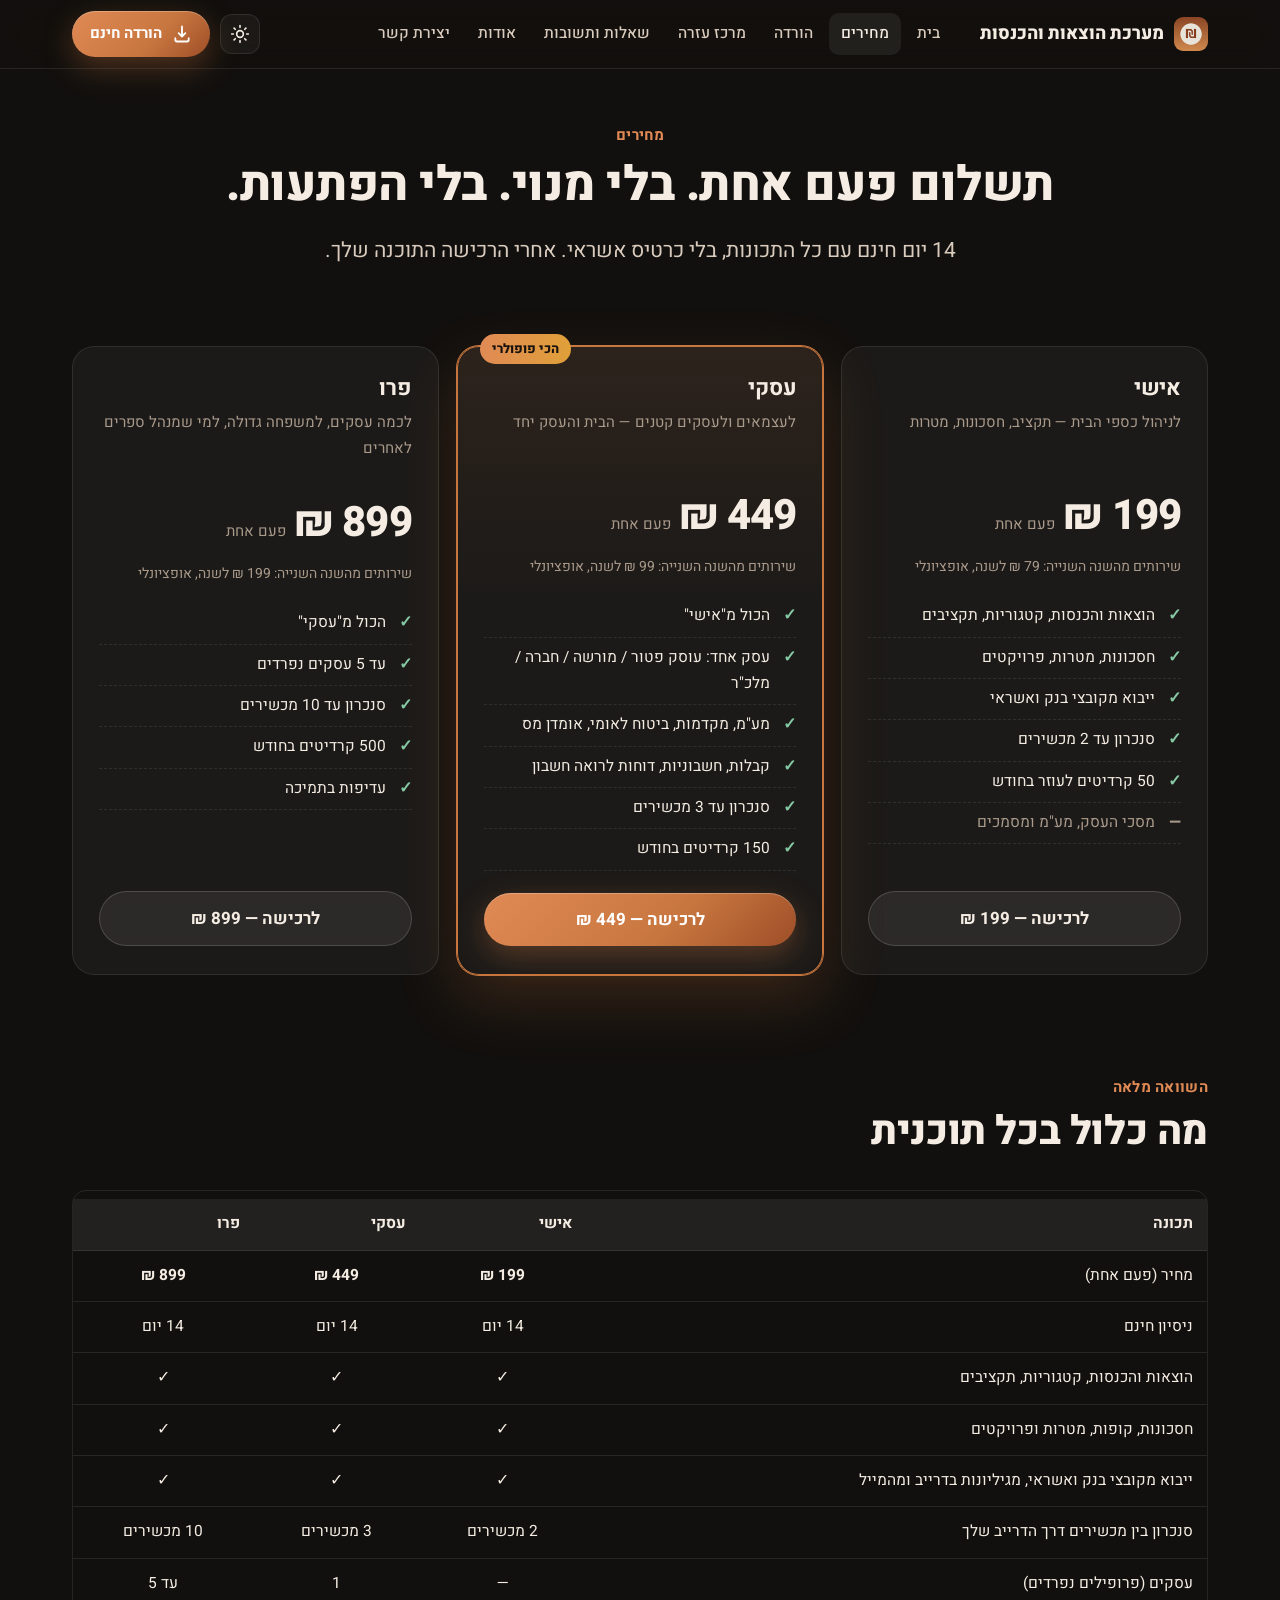
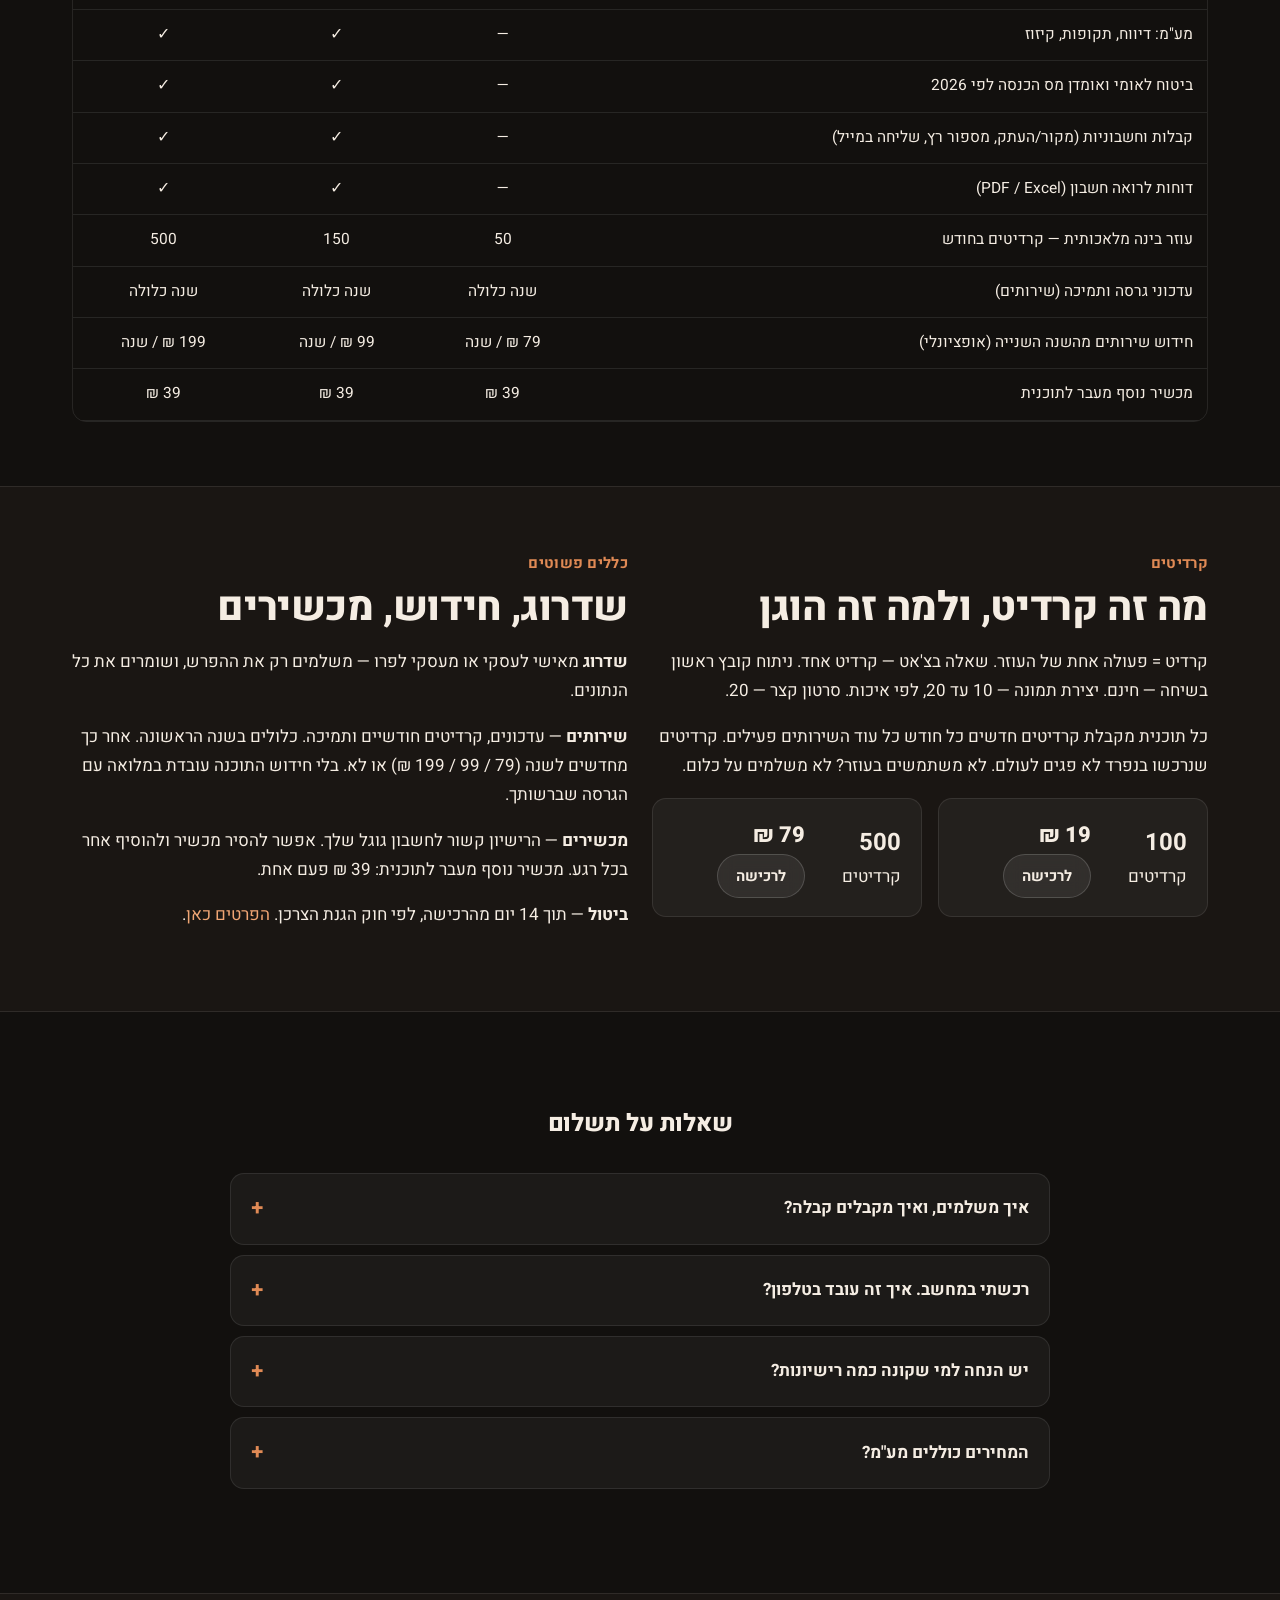
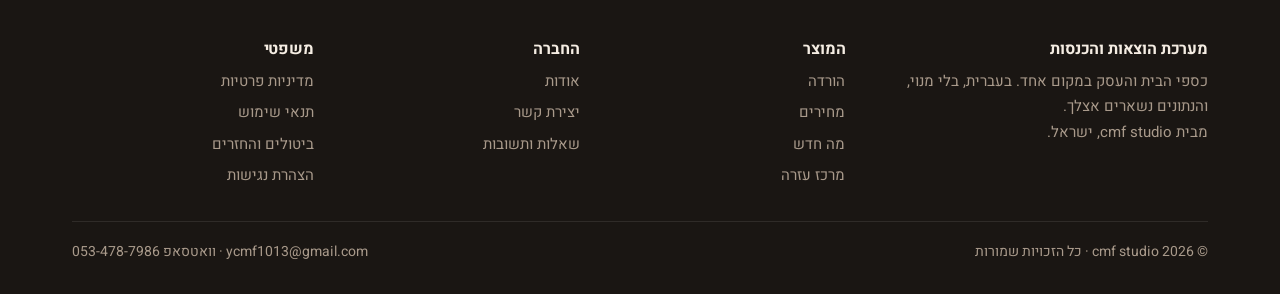
<file: pricing.html>
<!DOCTYPE html>
<html lang="he" dir="rtl" data-theme="dark">
<head>
<meta charset="utf-8">
<meta name="viewport" content="width=device-width, initial-scale=1">
<title>מחירים — מערכת הוצאות והכנסות | תשלום פעם אחת, 14 יום חינם</title>
<meta name="description" content="שלוש תוכניות בתשלום חד-פעמי: אישי 199 ₪, עסקי 449 ₪, פרו 899 ₪. 14 יום ניסיון חינם בלי כרטיס אשראי, קרדיטים חודשיים לעוזר, שירותים שנתיים אופציונליים.">
<link rel="canonical" href="https://cmf1013.github.io/pricing.html">
<meta property="og:type" content="website"><meta property="og:title" content="מחירים — מערכת הוצאות והכנסות | תשלום פעם אחת, 14 יום חינם"><meta property="og:description" content="שלוש תוכניות בתשלום חד-פעמי: אישי 199 ₪, עסקי 449 ₪, פרו 899 ₪. 14 יום ניסיון חינם בלי כרטיס אשראי, קרדיטים חודשיים לעוזר, שירותים שנתיים אופציונליים."><meta property="og:image" content="https://cmf1013.github.io/img/og.png"><meta property="og:url" content="https://cmf1013.github.io/pricing.html"><meta property="og:locale" content="he_IL">
<meta name="twitter:card" content="summary_large_image">
<meta name="theme-color" content="#12100E">
<link rel="icon" href="img/favicon.ico" sizes="any"><link rel="icon" href="img/icon-192.png" type="image/png"><link rel="apple-touch-icon" href="img/icon-192.png">
<link rel="manifest" href="site.webmanifest">
<link rel="preload" href="fonts/heebo-800.woff2" as="font" type="font/woff2" crossorigin><link rel="preload" href="fonts/heebo-400.woff2" as="font" type="font/woff2" crossorigin>
<link rel="stylesheet" href="site.css?v=mujxu6ug">
<script>(function(){try{var t=localStorage.getItem("theme");if(t==="light"||t==="dark")document.documentElement.setAttribute("data-theme",t);}catch(e){}})();</script>
<style>[data-theme="dark"] .only-light{display:none}[data-theme="light"] .only-dark{display:none}.only-dark,.only-light{display:inline-flex}</style>

</head>
<body>
<header class="top"><div class="wrap">
    <a class="brand" href="index.html"><img src="img/icon-64.png" alt="" width="34" height="34"> מערכת הוצאות והכנסות</a>
    <nav class="menu" aria-label="ניווט ראשי"><a href="index.html">בית</a><a href="pricing.html">מחירים</a><a href="download.html">הורדה</a><a href="support.html">מרכז עזרה</a><a href="faq.html">שאלות ותשובות</a><a href="about.html">אודות</a><a href="contact.html">יצירת קשר</a></nav>
    <div class="cta">
      <button class="iconbtn theme-btn" type="button" aria-label="מעבר למצב בהיר"><span class="only-dark"><svg viewBox="0 0 24 24" fill="none" stroke="currentColor" stroke-width="2" stroke-linecap="round"><circle cx="12" cy="12" r="4"/><path d="M12 2v2M12 20v2M4.9 4.9l1.4 1.4M17.7 17.7l1.4 1.4M2 12h2M20 12h2M4.9 19.1l1.4-1.4M17.7 6.3l1.4-1.4"/></svg></span><span class="only-light"><svg viewBox="0 0 24 24" fill="none" stroke="currentColor" stroke-width="2" stroke-linecap="round"><path d="M21 12.8A9 9 0 1 1 11.2 3a7 7 0 0 0 9.8 9.8z"/></svg></span></button>
      <a class="btn sm" href="download.html"><svg viewBox="0 0 24 24" fill="none" stroke="currentColor" stroke-width="2.2" stroke-linecap="round" stroke-linejoin="round"><path d="M12 3v12m0 0-4-4m4 4 4-4M4 17v2a2 2 0 0 0 2 2h12a2 2 0 0 0 2-2v-2"/></svg> הורדה חינם</a>
      <button class="iconbtn burger" type="button" aria-label="תפריט" aria-expanded="false"><svg viewBox="0 0 24 24" fill="none" stroke="currentColor" stroke-width="2" stroke-linecap="round"><path d="M4 7h16M4 12h16M4 17h16"/></svg></button>
    </div>
  </div></header>
<main id="main">

<section class="page-head"><div class="wrap center"><span class="kicker">מחירים</span><h1>תשלום פעם אחת. בלי מנוי. בלי הפתעות.</h1><p class="lead">14 יום חינם עם כל התכונות, בלי כרטיס אשראי. אחרי הרכישה התוכנה שלך.</p></div></section>

<section class="tight"><div class="wrap">
  <div class="plans">
    <div class="plan rv"><h3>אישי</h3><p class="who">לניהול כספי הבית — תקציב, חסכונות, מטרות</p><div class="price"><b>199 ₪</b><span>פעם אחת</span></div><p class="sub">שירותים מהשנה השנייה: 79 ₪ לשנה, אופציונלי</p>
      <ul><li>הוצאות והכנסות, קטגוריות, תקציבים</li><li>חסכונות, מטרות, פרויקטים</li><li>ייבוא מקובצי בנק ואשראי</li><li>סנכרון עד 2 מכשירים</li><li>50 קרדיטים לעוזר בחודש</li><li class="no">מסכי העסק, מע"מ ומסמכים</li></ul><button class="btn sec" data-buy="personal">לרכישה — 199 ₪</button></div>
    <div class="plan hot rv"><span class="tag">הכי פופולרי</span><h3>עסקי</h3><p class="who">לעצמאים ולעסקים קטנים — הבית והעסק יחד</p><div class="price"><b>449 ₪</b><span>פעם אחת</span></div><p class="sub">שירותים מהשנה השנייה: 99 ₪ לשנה, אופציונלי</p>
      <ul><li>הכול מ"אישי"</li><li>עסק אחד: עוסק פטור / מורשה / חברה / מלכ"ר</li><li>מע"מ, מקדמות, ביטוח לאומי, אומדן מס</li><li>קבלות, חשבוניות, דוחות לרואה חשבון</li><li>סנכרון עד 3 מכשירים</li><li>150 קרדיטים בחודש</li></ul><button class="btn" data-buy="business">לרכישה — 449 ₪</button></div>
    <div class="plan rv"><h3>פרו</h3><p class="who">לכמה עסקים, למשפחה גדולה, למי שמנהל ספרים לאחרים</p><div class="price"><b>899 ₪</b><span>פעם אחת</span></div><p class="sub">שירותים מהשנה השנייה: 199 ₪ לשנה, אופציונלי</p>
      <ul><li>הכול מ"עסקי"</li><li>עד 5 עסקים נפרדים</li><li>סנכרון עד 10 מכשירים</li><li>500 קרדיטים בחודש</li><li>עדיפות בתמיכה</li></ul><button class="btn sec" data-buy="pro">לרכישה — 899 ₪</button></div>
  </div>
</div></section>

<section><div class="wrap">
  <div class="sechead rv"><span class="kicker">השוואה מלאה</span><h2>מה כלול בכל תוכנית</h2></div>
  <div class="tablewrap rv"><table class="cmp">
    <thead><tr><th>תכונה</th><th class="c">אישי</th><th class="c">עסקי</th><th class="c">פרו</th></tr></thead>
    <tbody>
      <tr><td>מחיר (פעם אחת)</td><td class="c"><b>199 ₪</b></td><td class="c"><b>449 ₪</b></td><td class="c"><b>899 ₪</b></td></tr>
      <tr><td>ניסיון חינם</td><td class="c">14 יום</td><td class="c">14 יום</td><td class="c">14 יום</td></tr>
      <tr><td>הוצאות והכנסות, קטגוריות, תקציבים</td><td class="c">✓</td><td class="c">✓</td><td class="c">✓</td></tr>
      <tr><td>חסכונות, קופות, מטרות ופרויקטים</td><td class="c">✓</td><td class="c">✓</td><td class="c">✓</td></tr>
      <tr><td>ייבוא מקובצי בנק ואשראי, מגיליונות בדרייב ומהמייל</td><td class="c">✓</td><td class="c">✓</td><td class="c">✓</td></tr>
      <tr><td>סנכרון בין מכשירים דרך הדרייב שלך</td><td class="c">2 מכשירים</td><td class="c">3 מכשירים</td><td class="c">10 מכשירים</td></tr>
      <tr><td>עסקים (פרופילים נפרדים)</td><td class="c">—</td><td class="c">1</td><td class="c">עד 5</td></tr>
      <tr><td>מע"מ: דיווח, תקופות, קיזוז</td><td class="c">—</td><td class="c">✓</td><td class="c">✓</td></tr>
      <tr><td>ביטוח לאומי ואומדן מס הכנסה לפי 2026</td><td class="c">—</td><td class="c">✓</td><td class="c">✓</td></tr>
      <tr><td>קבלות וחשבוניות (מקור/העתק, מספור רץ, שליחה במייל)</td><td class="c">—</td><td class="c">✓</td><td class="c">✓</td></tr>
      <tr><td>דוחות לרואה חשבון (PDF / Excel)</td><td class="c">—</td><td class="c">✓</td><td class="c">✓</td></tr>
      <tr><td>עוזר בינה מלאכותית — קרדיטים בחודש</td><td class="c">50</td><td class="c">150</td><td class="c">500</td></tr>
      <tr><td>עדכוני גרסה ותמיכה (שירותים)</td><td class="c">שנה כלולה</td><td class="c">שנה כלולה</td><td class="c">שנה כלולה</td></tr>
      <tr><td>חידוש שירותים מהשנה השנייה (אופציונלי)</td><td class="c">79 ₪ / שנה</td><td class="c">99 ₪ / שנה</td><td class="c">199 ₪ / שנה</td></tr>
      <tr><td>מכשיר נוסף מעבר לתוכנית</td><td class="c">39 ₪</td><td class="c">39 ₪</td><td class="c">39 ₪</td></tr>
    </tbody></table></div>
</div></section>

<section class="band"><div class="wrap">
  <div class="two">
    <div class="rv"><span class="kicker">קרדיטים</span><h2>מה זה קרדיט, ולמה זה הוגן</h2>
      <p>קרדיט = פעולה אחת של העוזר. שאלה בצ'אט — קרדיט אחד. ניתוח קובץ ראשון בשיחה — חינם. יצירת תמונה — 10 עד 20, לפי איכות. סרטון קצר — 20.</p>
      <p>כל תוכנית מקבלת קרדיטים חדשים כל חודש כל עוד השירותים פעילים. קרדיטים שנרכשו בנפרד לא פגים לעולם. לא משתמשים בעוזר? לא משלמים על כלום.</p>
      <div class="packs" style="margin-top:14px">
        <div class="pack"><div><b>100</b> קרדיטים</div><div><span style="font-size:22px;font-weight:800">19 ₪</span> <button class="btn sm sec" data-buy="pack100">לרכישה</button></div></div>
        <div class="pack"><div><b>500</b> קרדיטים</div><div><span style="font-size:22px;font-weight:800">79 ₪</span> <button class="btn sm sec" data-buy="pack500">לרכישה</button></div></div>
      </div></div>
    <div class="rv"><span class="kicker">כללים פשוטים</span><h2>שדרוג, חידוש, מכשירים</h2>
      <p><strong>שדרוג</strong> מאישי לעסקי או מעסקי לפרו — משלמים רק את ההפרש, ושומרים את כל הנתונים.</p>
      <p><strong>שירותים</strong> — עדכונים, קרדיטים חודשיים ותמיכה. כלולים בשנה הראשונה. אחר כך מחדשים לשנה (79 / 99 / 199 ₪) או לא. בלי חידוש התוכנה עובדת במלואה עם הגרסה שברשותך.</p>
      <p><strong>מכשירים</strong> — הרישיון קשור לחשבון גוגל שלך. אפשר להסיר מכשיר ולהוסיף אחר בכל רגע. מכשיר נוסף מעבר לתוכנית: 39 ₪ פעם אחת.</p>
      <p><strong>ביטול</strong> — תוך 14 יום מהרכישה, לפי חוק הגנת הצרכן. <a href="refund.html">הפרטים כאן</a>.</p>
    </div>
  </div>
</div></section>

<section><div class="wrap"><div class="faq rv" style="max-width:820px;margin:0 auto">
  <div class="sechead center"><h2>שאלות על תשלום</h2></div>
  <details><summary>איך משלמים, ואיך מקבלים קבלה?</summary><div class="a"><p>בדף תשלום מאובטח של חברת הסליקה — כרטיס אשראי או PayPal. פרטי הכרטיס לא עוברים דרכנו. קבלה חתומה דיגיטלית נשלחת אוטומטית למייל, ואם השארת נייד — גם ב-SMS.</p></div></details>
  <details><summary>רכשתי במחשב. איך זה עובד בטלפון?</summary><div class="a"><p>הרישיון רשום על חשבון גוגל שלך. בטלפון מתקינים את האפליקציה, נכנסים עם אותו חשבון — והתוכנית כבר שם. עד מספר המכשירים של התוכנית.</p></div></details>
  <details><summary>יש הנחה למי שקונה כמה רישיונות?</summary><div class="a"><p>למשפחה עם כמה מכשירים בדרך כלל "פרו" (10 מכשירים) הכי משתלם. לרואי חשבון ולמי שצריך יותר מזה — <a href="contact.html">כתבו לנו</a>.</p></div></details>
  <details><summary>המחירים כוללים מע"מ?</summary><div class="a"><p>המחירים סופיים. cmf studio הוא עוסק פטור, ולכן לא נגבה מע"מ ולא מונפקת חשבונית מס — מקבלים קבלה.</p></div></details>
</div></div></section>

</main>
<footer><div class="wrap">
    <div class="cols">
      <div><h4>מערכת הוצאות והכנסות</h4><p>כספי הבית והעסק במקום אחד. בעברית, בלי מנוי, והנתונים נשארים אצלך.<br>מבית cmf studio, ישראל.</p></div>
      <div><h4>המוצר</h4><ul><li><a href="download.html">הורדה</a></li><li><a href="pricing.html">מחירים</a></li><li><a href="changelog.html">מה חדש</a></li><li><a href="support.html">מרכז עזרה</a></li></ul></div>
      <div><h4>החברה</h4><ul><li><a href="about.html">אודות</a></li><li><a href="contact.html">יצירת קשר</a></li><li><a href="faq.html">שאלות ותשובות</a></li></ul></div>
      <div><h4>משפטי</h4><ul><li><a href="privacy.html">מדיניות פרטיות</a></li><li><a href="terms.html">תנאי שימוש</a></li><li><a href="refund.html">ביטולים והחזרים</a></li><li><a href="accessibility.html">הצהרת נגישות</a></li></ul></div>
    </div>
    <div class="bottom"><span>© <span class="year"></span> cmf studio · כל הזכויות שמורות</span><span><a href="mailto:ycmf1013@gmail.com">ycmf1013@gmail.com</a> · <a href="https://wa.me/972534787986" rel="noopener">וואטסאפ 053-478-7986</a></span></div>
  </div></footer>
<div class="modal" id="buyModal" role="dialog" aria-modal="true" aria-labelledby="buyTitle"><div class="box">
    <button class="iconbtn x" type="button" data-close aria-label="סגירה">✕</button>
    <h3 id="buyTitle">רכישה</h3>
    <form id="buyForm" novalidate>
      <div class="field"><label for="buyPlan">מה רוכשים</label>
        <select id="buyPlan">
          <option value="personal">אישי — 199 ₪ (פעם אחת)</option><option value="business">עסקי — 449 ₪ (פעם אחת)</option><option value="pro">פרו — 899 ₪ (פעם אחת)</option>
          <option value="pack100">100 קרדיטים — 19 ₪</option><option value="pack500">500 קרדיטים — 79 ₪</option>
          <option value="services_personal">חידוש שירותים — אישי, 79 ₪ לשנה</option><option value="services_business">חידוש שירותים — עסקי, 99 ₪ לשנה</option><option value="services_pro">חידוש שירותים — פרו, 199 ₪ לשנה</option>
        </select></div>
      <div class="field"><label for="buyEmail">כתובת המייל של חשבון גוגל שאיתו נכנסים לתוכנה</label><input id="buyEmail" type="email" autocomplete="email" required placeholder="name@gmail.com"><small class="muted">הרישיון נרשם על הכתובת הזו. בתוכנה נכנסים עם אותו חשבון גוגל — והכול נפתח לבד.</small></div>
      <div class="field"><label for="buyEmail2">אותה כתובת, שוב</label><input id="buyEmail2" type="email" required></div>
      <div class="field"><label for="buyPhone">נייד לקבלה ב-SMS (לא חובה)</label><input id="buyPhone" type="tel" autocomplete="tel" placeholder="05x-xxxxxxx"></div>
      <div class="field"><span>אמצעי תשלום</span><label><input type="radio" name="prov" value="card" checked> כרטיס אשראי</label><label><input type="radio" name="prov" value="paypal"> PayPal</label></div>
      <div id="buyMsg"></div>
      <button class="btn" id="buyGo" type="submit">לתשלום מאובטח</button>
      <p class="muted" style="font-size:13.5px;margin:12px 0 0">התשלום נעשה בדף מאובטח של חברת הסליקה. פרטי הכרטיס לא עוברים דרכנו. קבלה נשלחת אוטומטית למייל (ול-SMS אם ביקשת). <a href="refund.html">ביטולים והחזרים</a>.</p>
    </form>
    <div id="buyOffline" style="display:none">
      <p>הרכישה מתבצעת כרגע <strong>מתוך התוכנה</strong>: מורידים, נכנסים עם חשבון גוגל, ובמסך <strong>החשבון שלי</strong> בוחרים תוכנית. הכול אונליין, בדף תשלום מאובטח, והתוכנה נפתחת מיד.</p>
      <p>שאלות? <a href="https://wa.me/972534787986" rel="noopener">וואטסאפ 053-478-7986</a> או <a href="mailto:ycmf1013@gmail.com">ycmf1013@gmail.com</a>.</p>
      <a class="btn" href="download.html">להורדה ולניסיון חינם</a>
    </div>
  </div></div>
<script src="config.js?v=mujxu6ug"></script>
<script src="site.js?v=mujxu6ug" defer></script>
</body>
</html>
</file>
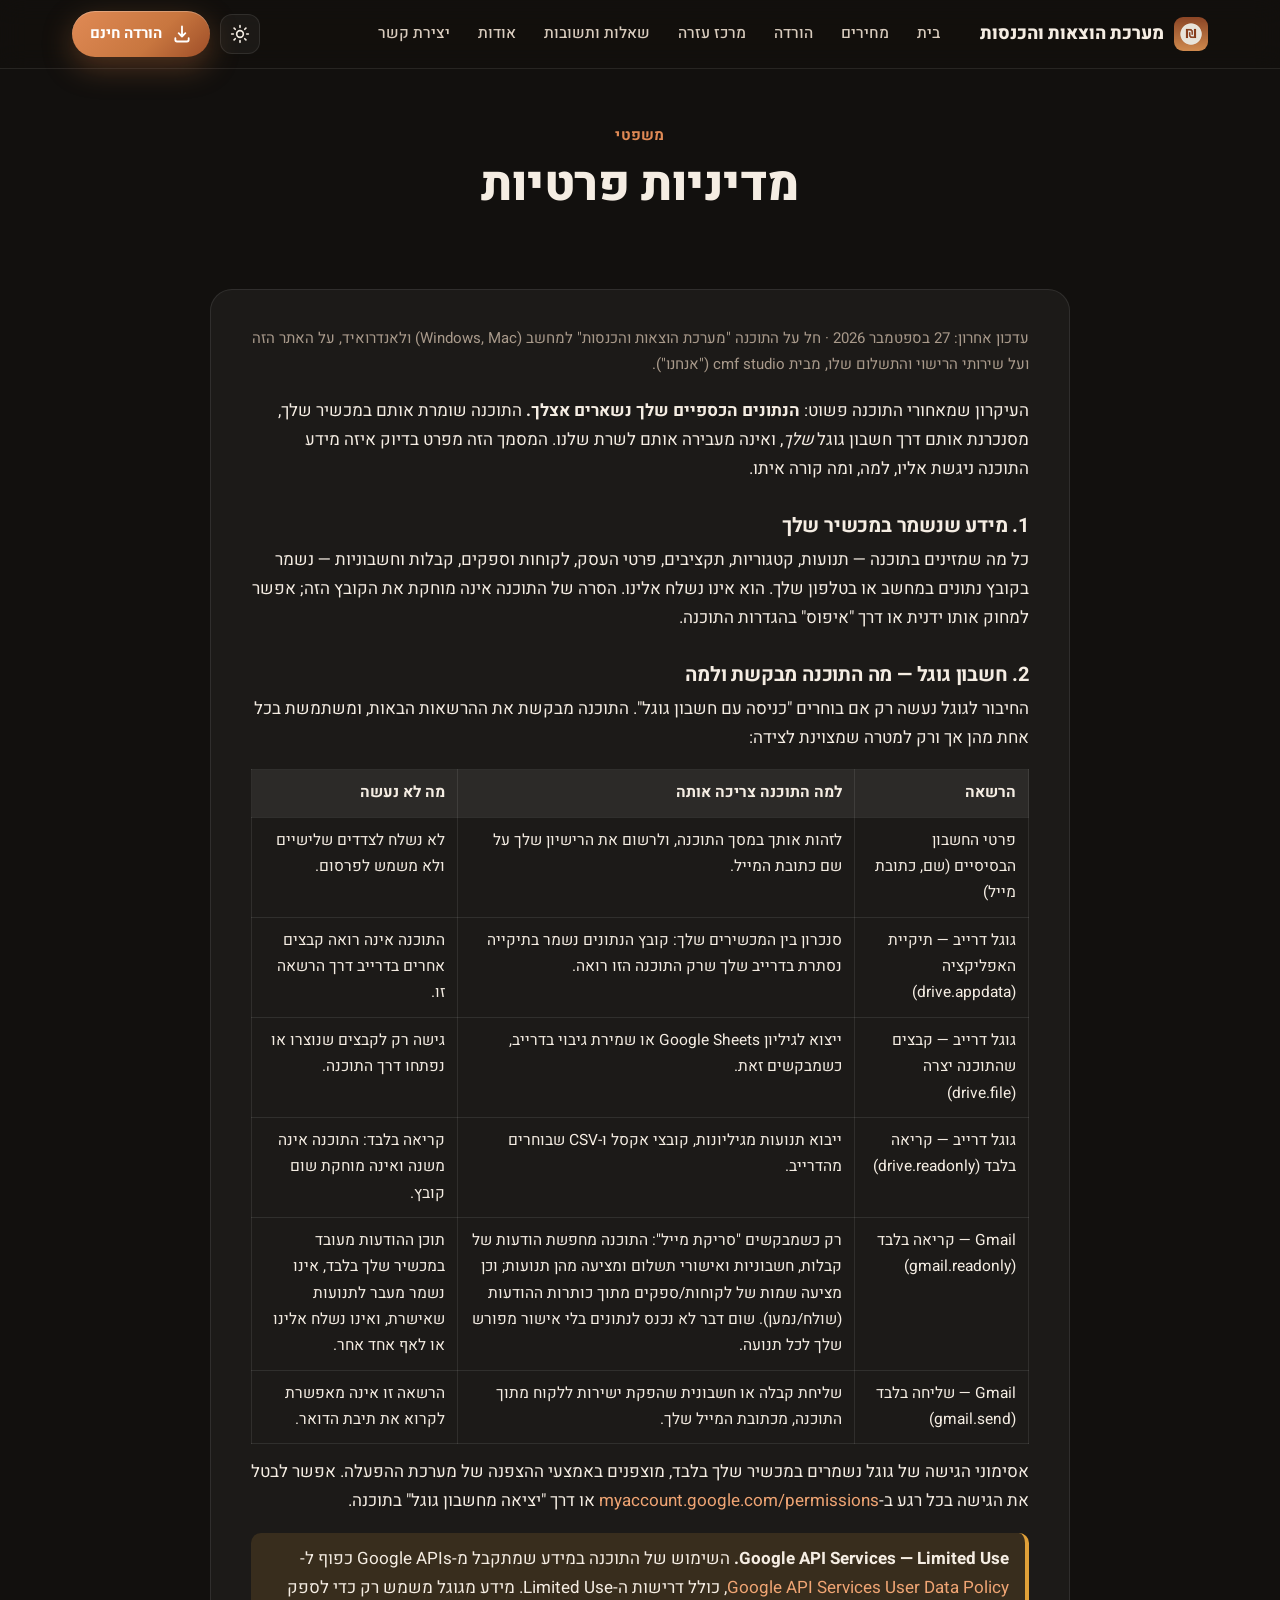
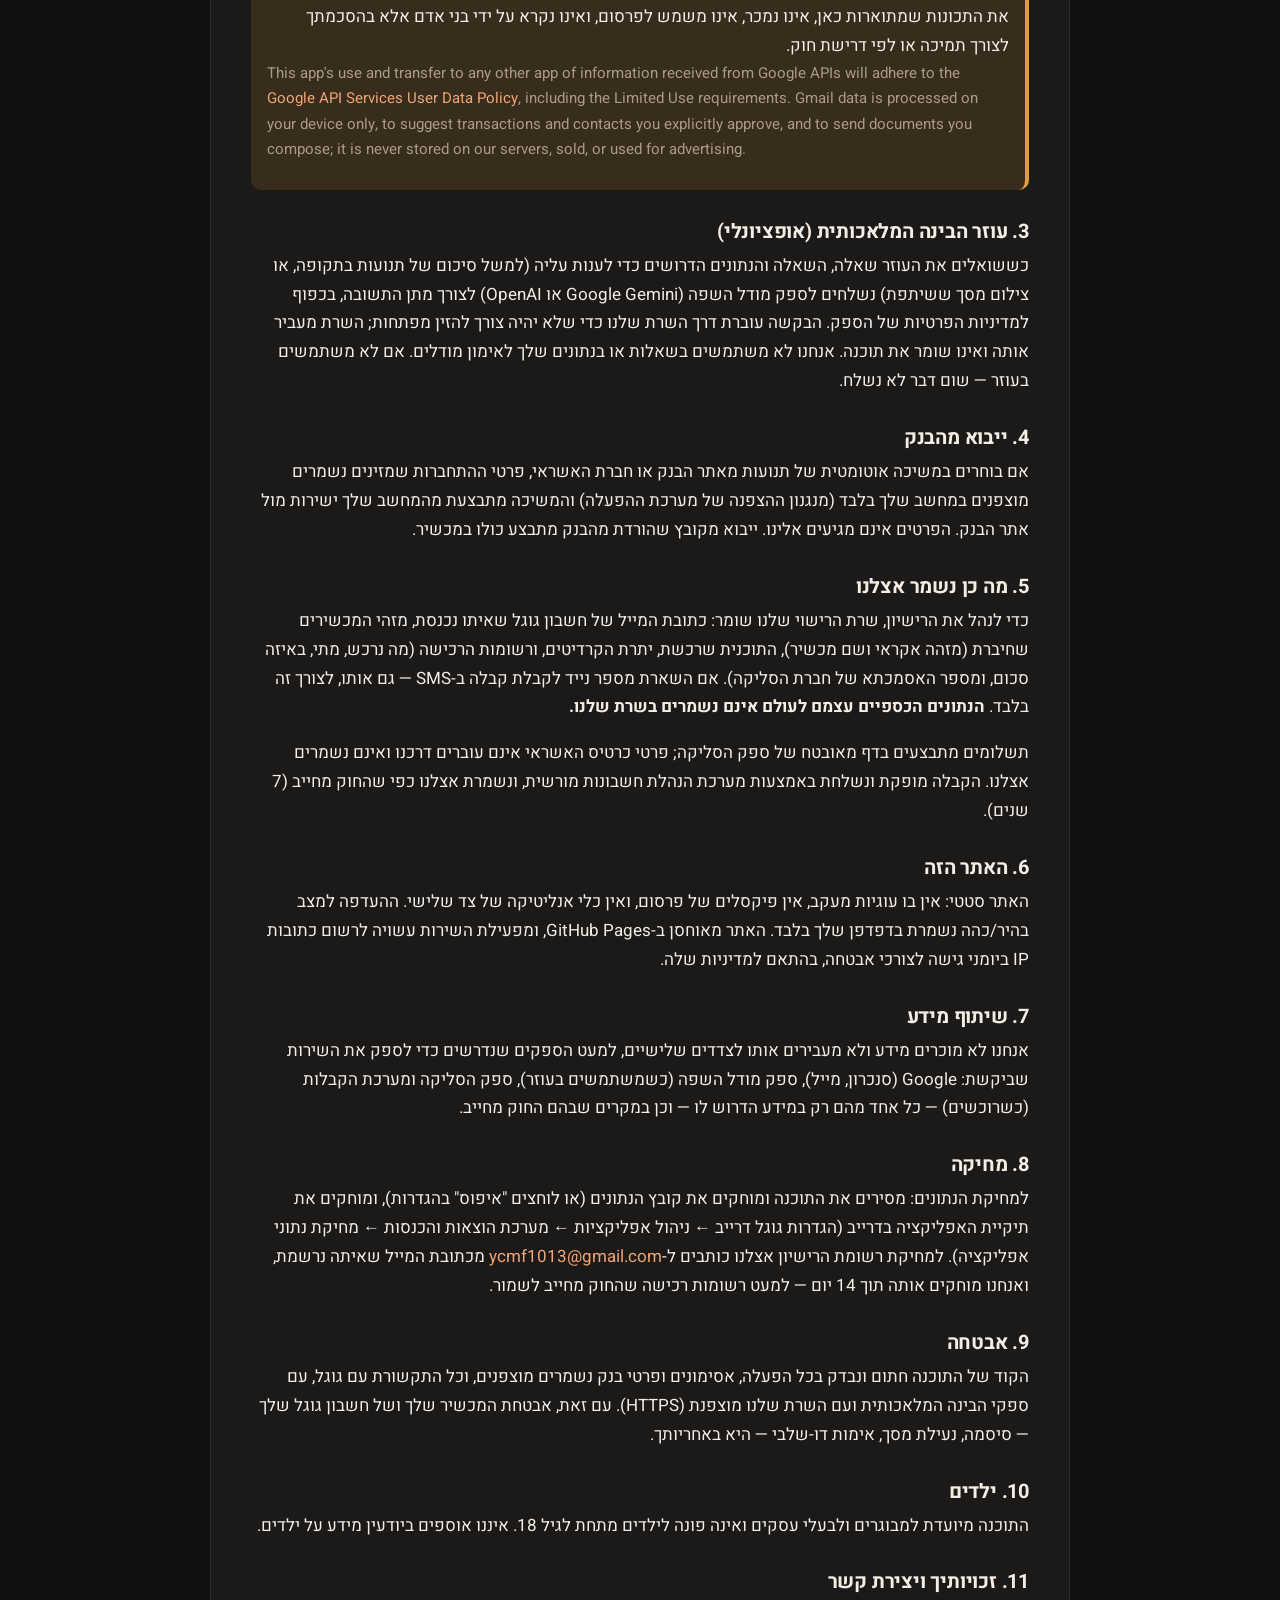
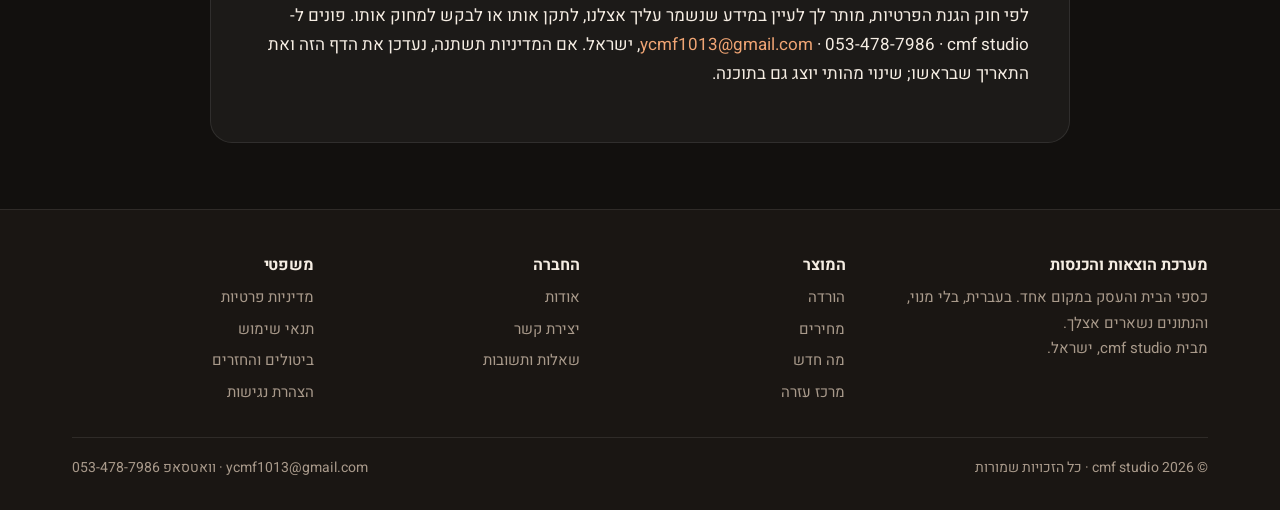
<file: privacy.html>
<!DOCTYPE html>
<html lang="he" dir="rtl" data-theme="dark">
<head>
<meta charset="utf-8">
<meta name="viewport" content="width=device-width, initial-scale=1">
<title>מדיניות פרטיות — מערכת הוצאות והכנסות</title>
<meta name="description" content="איזה מידע התוכנה ניגשת אליו, מה נעשה עם חשבון גוגל, איפה הנתונים נשמרים, מה נשמר אצלנו ואיך מוחקים.">
<link rel="canonical" href="https://cmf1013.github.io/privacy.html">
<meta property="og:type" content="website"><meta property="og:title" content="מדיניות פרטיות — מערכת הוצאות והכנסות"><meta property="og:description" content="איזה מידע התוכנה ניגשת אליו, מה נעשה עם חשבון גוגל, איפה הנתונים נשמרים, מה נשמר אצלנו ואיך מוחקים."><meta property="og:image" content="https://cmf1013.github.io/img/og.png"><meta property="og:url" content="https://cmf1013.github.io/privacy.html"><meta property="og:locale" content="he_IL">
<meta name="twitter:card" content="summary_large_image">
<meta name="theme-color" content="#12100E">
<link rel="icon" href="img/favicon.ico" sizes="any"><link rel="icon" href="img/icon-192.png" type="image/png"><link rel="apple-touch-icon" href="img/icon-192.png">
<link rel="manifest" href="site.webmanifest">
<link rel="preload" href="fonts/heebo-800.woff2" as="font" type="font/woff2" crossorigin><link rel="preload" href="fonts/heebo-400.woff2" as="font" type="font/woff2" crossorigin>
<link rel="stylesheet" href="site.css?v=mujxu6ug">
<script>(function(){try{var t=localStorage.getItem("theme");if(t==="light"||t==="dark")document.documentElement.setAttribute("data-theme",t);}catch(e){}})();</script>
<style>[data-theme="dark"] .only-light{display:none}[data-theme="light"] .only-dark{display:none}.only-dark,.only-light{display:inline-flex}</style>

</head>
<body>
<header class="top"><div class="wrap">
    <a class="brand" href="index.html"><img src="img/icon-64.png" alt="" width="34" height="34"> מערכת הוצאות והכנסות</a>
    <nav class="menu" aria-label="ניווט ראשי"><a href="index.html">בית</a><a href="pricing.html">מחירים</a><a href="download.html">הורדה</a><a href="support.html">מרכז עזרה</a><a href="faq.html">שאלות ותשובות</a><a href="about.html">אודות</a><a href="contact.html">יצירת קשר</a></nav>
    <div class="cta">
      <button class="iconbtn theme-btn" type="button" aria-label="מעבר למצב בהיר"><span class="only-dark"><svg viewBox="0 0 24 24" fill="none" stroke="currentColor" stroke-width="2" stroke-linecap="round"><circle cx="12" cy="12" r="4"/><path d="M12 2v2M12 20v2M4.9 4.9l1.4 1.4M17.7 17.7l1.4 1.4M2 12h2M20 12h2M4.9 19.1l1.4-1.4M17.7 6.3l1.4-1.4"/></svg></span><span class="only-light"><svg viewBox="0 0 24 24" fill="none" stroke="currentColor" stroke-width="2" stroke-linecap="round"><path d="M21 12.8A9 9 0 1 1 11.2 3a7 7 0 0 0 9.8 9.8z"/></svg></span></button>
      <a class="btn sm" href="download.html"><svg viewBox="0 0 24 24" fill="none" stroke="currentColor" stroke-width="2.2" stroke-linecap="round" stroke-linejoin="round"><path d="M12 3v12m0 0-4-4m4 4 4-4M4 17v2a2 2 0 0 0 2 2h12a2 2 0 0 0 2-2v-2"/></svg> הורדה חינם</a>
      <button class="iconbtn burger" type="button" aria-label="תפריט" aria-expanded="false"><svg viewBox="0 0 24 24" fill="none" stroke="currentColor" stroke-width="2" stroke-linecap="round"><path d="M4 7h16M4 12h16M4 17h16"/></svg></button>
    </div>
  </div></header>
<main id="main">

<section class="page-head"><div class="wrap center"><span class="kicker">משפטי</span><h1>מדיניות פרטיות</h1></div></section>
<section class="tight"><div class="wrap"><div class="doc">
  <p class="date">עדכון אחרון: 27 בספטמבר 2026 · חל על התוכנה "מערכת הוצאות והכנסות" למחשב (Windows, Mac) ולאנדרואיד, על האתר הזה ועל שירותי הרישוי והתשלום שלו, מבית cmf studio ("אנחנו").</p>
  <p>העיקרון שמאחורי התוכנה פשוט: <strong>הנתונים הכספיים שלך נשארים אצלך.</strong> התוכנה שומרת אותם במכשיר שלך, מסנכרנת אותם דרך חשבון גוגל <em>שלך</em>, ואינה מעבירה אותם לשרת שלנו. המסמך הזה מפרט בדיוק איזה מידע התוכנה ניגשת אליו, למה, ומה קורה איתו.</p>

  <h3>1. מידע שנשמר במכשיר שלך</h3>
  <p>כל מה שמזינים בתוכנה — תנועות, קטגוריות, תקציבים, פרטי העסק, לקוחות וספקים, קבלות וחשבוניות — נשמר בקובץ נתונים במחשב או בטלפון שלך. הוא אינו נשלח אלינו. הסרה של התוכנה אינה מוחקת את הקובץ הזה; אפשר למחוק אותו ידנית או דרך "איפוס" בהגדרות התוכנה.</p>

  <h3>2. חשבון גוגל — מה התוכנה מבקשת ולמה</h3>
  <p>החיבור לגוגל נעשה רק אם בוחרים "כניסה עם חשבון גוגל". התוכנה מבקשת את ההרשאות הבאות, ומשתמשת בכל אחת מהן אך ורק למטרה שמצוינת לצידה:</p>
  <table>
    <tr><th>הרשאה</th><th>למה התוכנה צריכה אותה</th><th>מה לא נעשה</th></tr>
    <tr><td>פרטי החשבון הבסיסיים (שם, כתובת מייל)</td><td>לזהות אותך במסך התוכנה, ולרשום את הרישיון שלך על שם כתובת המייל.</td><td>לא נשלח לצדדים שלישיים ולא משמש לפרסום.</td></tr>
    <tr><td>גוגל דרייב — תיקיית האפליקציה (drive.appdata)</td><td>סנכרון בין המכשירים שלך: קובץ הנתונים נשמר בתיקייה נסתרת בדרייב שלך שרק התוכנה הזו רואה.</td><td>התוכנה אינה רואה קבצים אחרים בדרייב דרך הרשאה זו.</td></tr>
    <tr><td>גוגל דרייב — קבצים שהתוכנה יצרה (drive.file)</td><td>ייצוא לגיליון Google Sheets או שמירת גיבוי בדרייב, כשמבקשים זאת.</td><td>גישה רק לקבצים שנוצרו או נפתחו דרך התוכנה.</td></tr>
    <tr><td>גוגל דרייב — קריאה בלבד (drive.readonly)</td><td>ייבוא תנועות מגיליונות, קובצי אקסל ו-CSV שבוחרים מהדרייב.</td><td>קריאה בלבד: התוכנה אינה משנה ואינה מוחקת שום קובץ.</td></tr>
    <tr><td>Gmail — קריאה בלבד (gmail.readonly)</td><td>רק כשמבקשים "סריקת מייל": התוכנה מחפשת הודעות של קבלות, חשבוניות ואישורי תשלום ומציעה מהן תנועות; וכן מציעה שמות של לקוחות/ספקים מתוך כותרות ההודעות (שולח/נמען). שום דבר לא נכנס לנתונים בלי אישור מפורש שלך לכל תנועה.</td><td>תוכן ההודעות מעובד במכשיר שלך בלבד, אינו נשמר מעבר לתנועות שאישרת, ואינו נשלח אלינו או לאף אחד אחר.</td></tr>
    <tr><td>Gmail — שליחה בלבד (gmail.send)</td><td>שליחת קבלה או חשבונית שהפקת ישירות ללקוח מתוך התוכנה, מכתובת המייל שלך.</td><td>הרשאה זו אינה מאפשרת לקרוא את תיבת הדואר.</td></tr>
  </table>
  <p>אסימוני הגישה של גוגל נשמרים במכשיר שלך בלבד, מוצפנים באמצעי ההצפנה של מערכת ההפעלה. אפשר לבטל את הגישה בכל רגע ב-<a href="https://myaccount.google.com/permissions" target="_blank" rel="noopener">myaccount.google.com/permissions</a> או דרך "יציאה מחשבון גוגל" בתוכנה.</p>
  <div class="note">
    <strong>Google API Services — Limited Use.</strong> השימוש של התוכנה במידע שמתקבל מ-Google APIs כפוף ל-<a href="https://developers.google.com/terms/api-services-user-data-policy" target="_blank" rel="noopener">Google API Services User Data Policy</a>, כולל דרישות ה-Limited Use. מידע מגוגל משמש רק כדי לספק את התכונות שמתוארות כאן, אינו נמכר, אינו משמש לפרסום, ואינו נקרא על ידי בני אדם אלא בהסכמתך לצורך תמיכה או לפי דרישת חוק.
    <p class="en">This app's use and transfer to any other app of information received from Google APIs will adhere to the <a href="https://developers.google.com/terms/api-services-user-data-policy" target="_blank" rel="noopener">Google API Services User Data Policy</a>, including the Limited Use requirements. Gmail data is processed on your device only, to suggest transactions and contacts you explicitly approve, and to send documents you compose; it is never stored on our servers, sold, or used for advertising.</p>
  </div>

  <h3>3. עוזר הבינה המלאכותית (אופציונלי)</h3>
  <p>כששואלים את העוזר שאלה, השאלה והנתונים הדרושים כדי לענות עליה (למשל סיכום של תנועות בתקופה, או צילום מסך ששיתפת) נשלחים לספק מודל השפה (Google Gemini או OpenAI) לצורך מתן התשובה, בכפוף למדיניות הפרטיות של הספק. הבקשה עוברת דרך השרת שלנו כדי שלא יהיה צורך להזין מפתחות; השרת מעביר אותה ואינו שומר את תוכנה. אנחנו לא משתמשים בשאלות או בנתונים שלך לאימון מודלים. אם לא משתמשים בעוזר — שום דבר לא נשלח.</p>

  <h3>4. ייבוא מהבנק</h3>
  <p>אם בוחרים במשיכה אוטומטית של תנועות מאתר הבנק או חברת האשראי, פרטי ההתחברות שמזינים נשמרים מוצפנים במחשב שלך בלבד (מנגנון ההצפנה של מערכת ההפעלה) והמשיכה מתבצעת מהמחשב שלך ישירות מול אתר הבנק. הפרטים אינם מגיעים אלינו. ייבוא מקובץ שהורדת מהבנק מתבצע כולו במכשיר.</p>

  <h3>5. מה כן נשמר אצלנו</h3>
  <p>כדי לנהל את הרישיון, שרת הרישוי שלנו שומר: כתובת המייל של חשבון גוגל שאיתו נכנסת, מזהי המכשירים שחיברת (מזהה אקראי ושם מכשיר), התוכנית שרכשת, יתרת הקרדיטים, ורשומות הרכישה (מה נרכש, מתי, באיזה סכום, ומספר האסמכתא של חברת הסליקה). אם השארת מספר נייד לקבלת קבלה ב-SMS — גם אותו, לצורך זה בלבד. <strong>הנתונים הכספיים עצמם לעולם אינם נשמרים בשרת שלנו.</strong></p>
  <p>תשלומים מתבצעים בדף מאובטח של ספק הסליקה; פרטי כרטיס האשראי אינם עוברים דרכנו ואינם נשמרים אצלנו. הקבלה מופקת ונשלחת באמצעות מערכת הנהלת חשבונות מורשית, ונשמרת אצלנו כפי שהחוק מחייב (7 שנים).</p>

  <h3>6. האתר הזה</h3>
  <p>האתר סטטי: אין בו עוגיות מעקב, אין פיקסלים של פרסום, ואין כלי אנליטיקה של צד שלישי. ההעדפה למצב בהיר/כהה נשמרת בדפדפן שלך בלבד. האתר מאוחסן ב-GitHub Pages, ומפעילת השירות עשויה לרשום כתובות IP ביומני גישה לצורכי אבטחה, בהתאם למדיניות שלה.</p>

  <h3>7. שיתוף מידע</h3>
  <p>אנחנו לא מוכרים מידע ולא מעבירים אותו לצדדים שלישיים, למעט הספקים שנדרשים כדי לספק את השירות שביקשת: Google (סנכרון, מייל), ספק מודל השפה (כשמשתמשים בעוזר), ספק הסליקה ומערכת הקבלות (כשרוכשים) — כל אחד מהם רק במידע הדרוש לו — וכן במקרים שבהם החוק מחייב.</p>

  <h3>8. מחיקה</h3>
  <p>למחיקת הנתונים: מסירים את התוכנה ומוחקים את קובץ הנתונים (או לוחצים "איפוס" בהגדרות), ומוחקים את תיקיית האפליקציה בדרייב (הגדרות גוגל דרייב ← ניהול אפליקציות ← מערכת הוצאות והכנסות ← מחיקת נתוני אפליקציה). למחיקת רשומת הרישיון אצלנו כותבים ל-<a href="mailto:ycmf1013@gmail.com">ycmf1013@gmail.com</a> מכתובת המייל שאיתה נרשמת, ואנחנו מוחקים אותה תוך 14 יום — למעט רשומות רכישה שהחוק מחייב לשמור.</p>

  <h3>9. אבטחה</h3>
  <p>הקוד של התוכנה חתום ונבדק בכל הפעלה, אסימונים ופרטי בנק נשמרים מוצפנים, וכל התקשורת עם גוגל, עם ספקי הבינה המלאכותית ועם השרת שלנו מוצפנת (HTTPS). עם זאת, אבטחת המכשיר שלך ושל חשבון גוגל שלך — סיסמה, נעילת מסך, אימות דו-שלבי — היא באחריותך.</p>

  <h3>10. ילדים</h3>
  <p>התוכנה מיועדת למבוגרים ולבעלי עסקים ואינה פונה לילדים מתחת לגיל 18. איננו אוספים ביודעין מידע על ילדים.</p>

  <h3>11. זכויותיך ויצירת קשר</h3>
  <p>לפי חוק הגנת הפרטיות, מותר לך לעיין במידע שנשמר עליך אצלנו, לתקן אותו או לבקש למחוק אותו. פונים ל-<a href="mailto:ycmf1013@gmail.com">ycmf1013@gmail.com</a> · 053-478-7986 · cmf studio, ישראל. אם המדיניות תשתנה, נעדכן את הדף הזה ואת התאריך שבראשו; שינוי מהותי יוצג גם בתוכנה.</p>
</div></div></section>

</main>
<footer><div class="wrap">
    <div class="cols">
      <div><h4>מערכת הוצאות והכנסות</h4><p>כספי הבית והעסק במקום אחד. בעברית, בלי מנוי, והנתונים נשארים אצלך.<br>מבית cmf studio, ישראל.</p></div>
      <div><h4>המוצר</h4><ul><li><a href="download.html">הורדה</a></li><li><a href="pricing.html">מחירים</a></li><li><a href="changelog.html">מה חדש</a></li><li><a href="support.html">מרכז עזרה</a></li></ul></div>
      <div><h4>החברה</h4><ul><li><a href="about.html">אודות</a></li><li><a href="contact.html">יצירת קשר</a></li><li><a href="faq.html">שאלות ותשובות</a></li></ul></div>
      <div><h4>משפטי</h4><ul><li><a href="privacy.html">מדיניות פרטיות</a></li><li><a href="terms.html">תנאי שימוש</a></li><li><a href="refund.html">ביטולים והחזרים</a></li><li><a href="accessibility.html">הצהרת נגישות</a></li></ul></div>
    </div>
    <div class="bottom"><span>© <span class="year"></span> cmf studio · כל הזכויות שמורות</span><span><a href="mailto:ycmf1013@gmail.com">ycmf1013@gmail.com</a> · <a href="https://wa.me/972534787986" rel="noopener">וואטסאפ 053-478-7986</a></span></div>
  </div></footer>

<script src="config.js?v=mujxu6ug"></script>
<script src="site.js?v=mujxu6ug" defer></script>
</body>
</html>
</file>
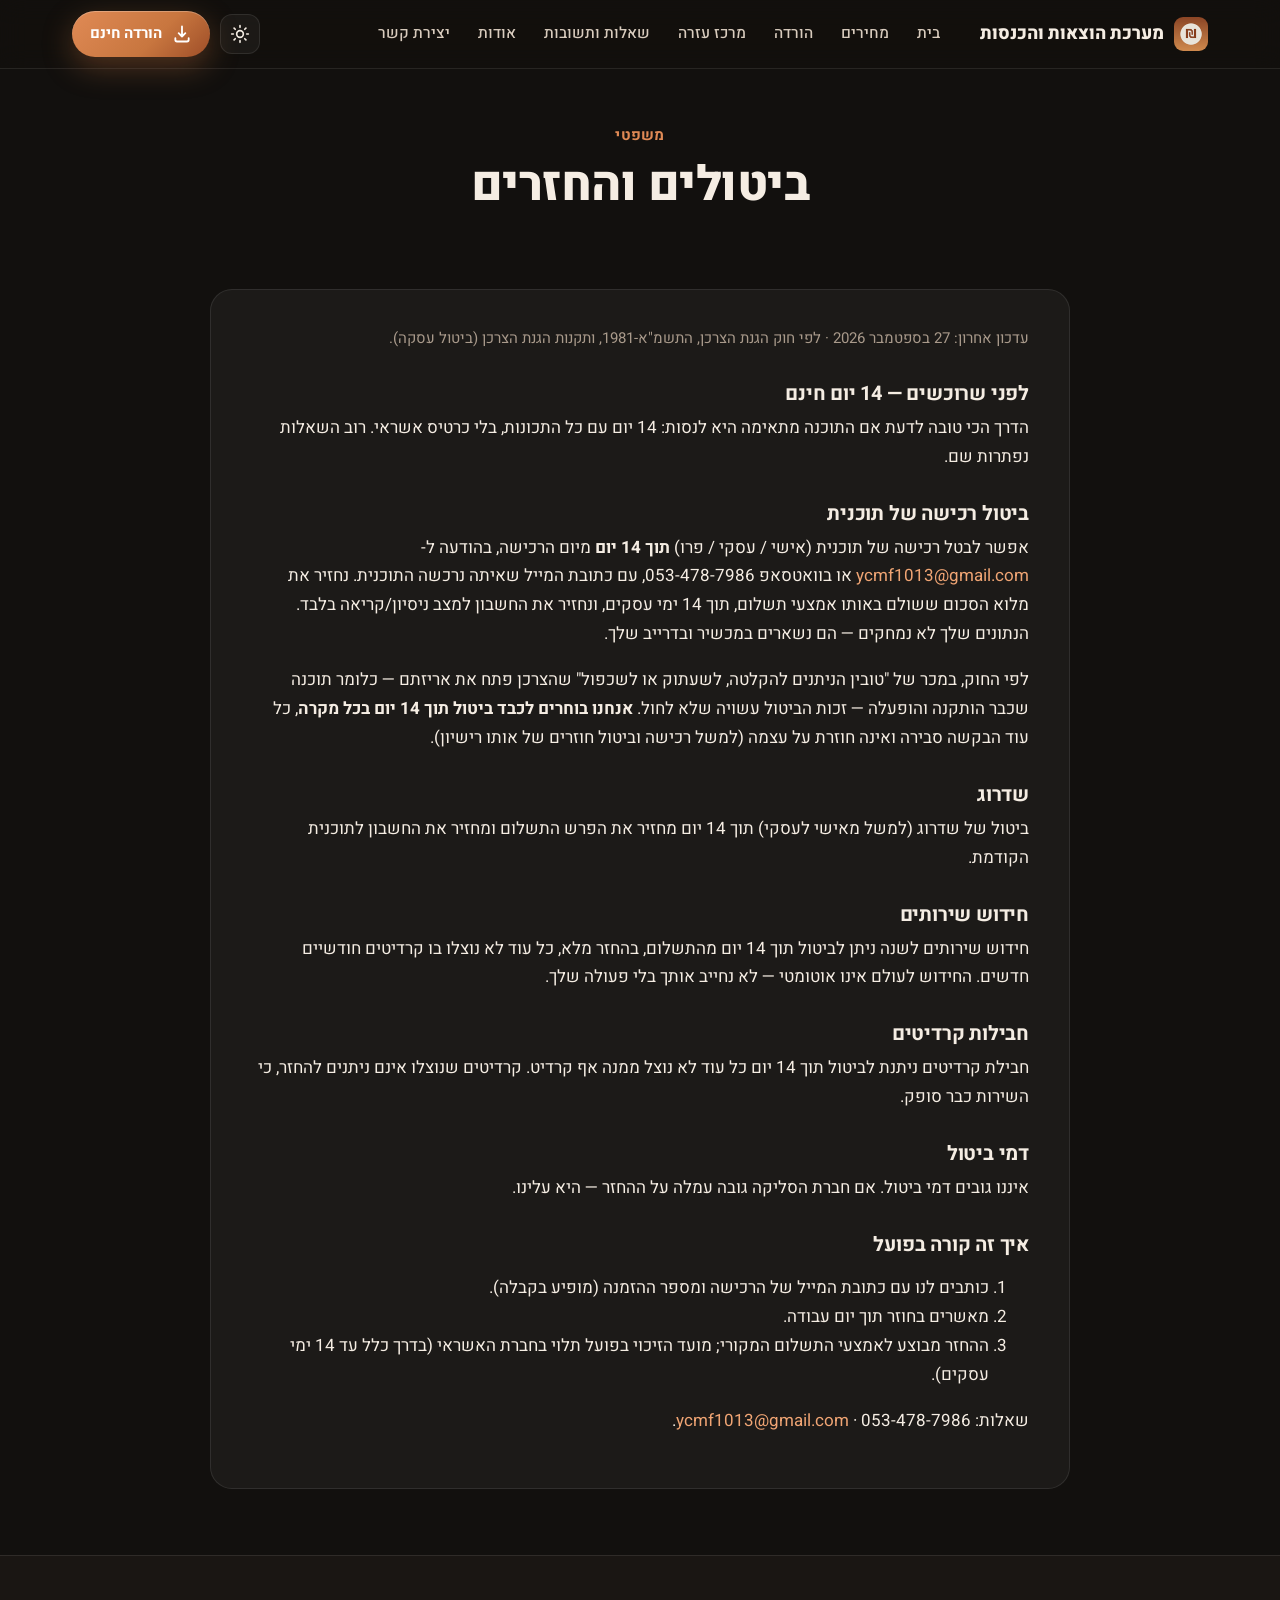
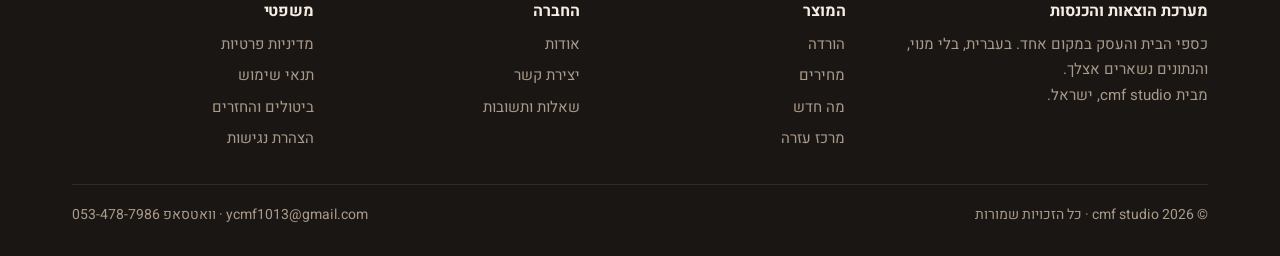
<file: refund.html>
<!DOCTYPE html>
<html lang="he" dir="rtl" data-theme="dark">
<head>
<meta charset="utf-8">
<meta name="viewport" content="width=device-width, initial-scale=1">
<title>מדיניות ביטולים והחזרים — מערכת הוצאות והכנסות</title>
<meta name="description" content="ביטול תוך 14 יום לפי חוק הגנת הצרכן, איך מבטלים, מה קורה עם הנתונים, קרדיטים ושירותים.">
<link rel="canonical" href="https://cmf1013.github.io/refund.html">
<meta property="og:type" content="website"><meta property="og:title" content="מדיניות ביטולים והחזרים — מערכת הוצאות והכנסות"><meta property="og:description" content="ביטול תוך 14 יום לפי חוק הגנת הצרכן, איך מבטלים, מה קורה עם הנתונים, קרדיטים ושירותים."><meta property="og:image" content="https://cmf1013.github.io/img/og.png"><meta property="og:url" content="https://cmf1013.github.io/refund.html"><meta property="og:locale" content="he_IL">
<meta name="twitter:card" content="summary_large_image">
<meta name="theme-color" content="#12100E">
<link rel="icon" href="img/favicon.ico" sizes="any"><link rel="icon" href="img/icon-192.png" type="image/png"><link rel="apple-touch-icon" href="img/icon-192.png">
<link rel="manifest" href="site.webmanifest">
<link rel="preload" href="fonts/heebo-800.woff2" as="font" type="font/woff2" crossorigin><link rel="preload" href="fonts/heebo-400.woff2" as="font" type="font/woff2" crossorigin>
<link rel="stylesheet" href="site.css?v=mujxu6ug">
<script>(function(){try{var t=localStorage.getItem("theme");if(t==="light"||t==="dark")document.documentElement.setAttribute("data-theme",t);}catch(e){}})();</script>
<style>[data-theme="dark"] .only-light{display:none}[data-theme="light"] .only-dark{display:none}.only-dark,.only-light{display:inline-flex}</style>

</head>
<body>
<header class="top"><div class="wrap">
    <a class="brand" href="index.html"><img src="img/icon-64.png" alt="" width="34" height="34"> מערכת הוצאות והכנסות</a>
    <nav class="menu" aria-label="ניווט ראשי"><a href="index.html">בית</a><a href="pricing.html">מחירים</a><a href="download.html">הורדה</a><a href="support.html">מרכז עזרה</a><a href="faq.html">שאלות ותשובות</a><a href="about.html">אודות</a><a href="contact.html">יצירת קשר</a></nav>
    <div class="cta">
      <button class="iconbtn theme-btn" type="button" aria-label="מעבר למצב בהיר"><span class="only-dark"><svg viewBox="0 0 24 24" fill="none" stroke="currentColor" stroke-width="2" stroke-linecap="round"><circle cx="12" cy="12" r="4"/><path d="M12 2v2M12 20v2M4.9 4.9l1.4 1.4M17.7 17.7l1.4 1.4M2 12h2M20 12h2M4.9 19.1l1.4-1.4M17.7 6.3l1.4-1.4"/></svg></span><span class="only-light"><svg viewBox="0 0 24 24" fill="none" stroke="currentColor" stroke-width="2" stroke-linecap="round"><path d="M21 12.8A9 9 0 1 1 11.2 3a7 7 0 0 0 9.8 9.8z"/></svg></span></button>
      <a class="btn sm" href="download.html"><svg viewBox="0 0 24 24" fill="none" stroke="currentColor" stroke-width="2.2" stroke-linecap="round" stroke-linejoin="round"><path d="M12 3v12m0 0-4-4m4 4 4-4M4 17v2a2 2 0 0 0 2 2h12a2 2 0 0 0 2-2v-2"/></svg> הורדה חינם</a>
      <button class="iconbtn burger" type="button" aria-label="תפריט" aria-expanded="false"><svg viewBox="0 0 24 24" fill="none" stroke="currentColor" stroke-width="2" stroke-linecap="round"><path d="M4 7h16M4 12h16M4 17h16"/></svg></button>
    </div>
  </div></header>
<main id="main">

<section class="page-head"><div class="wrap center"><span class="kicker">משפטי</span><h1>ביטולים והחזרים</h1></div></section>
<section class="tight"><div class="wrap"><div class="doc">
  <p class="date">עדכון אחרון: 27 בספטמבר 2026 · לפי חוק הגנת הצרכן, התשמ"א-1981, ותקנות הגנת הצרכן (ביטול עסקה).</p>
  <h3>לפני שרוכשים — 14 יום חינם</h3>
  <p>הדרך הכי טובה לדעת אם התוכנה מתאימה היא לנסות: 14 יום עם כל התכונות, בלי כרטיס אשראי. רוב השאלות נפתרות שם.</p>
  <h3>ביטול רכישה של תוכנית</h3>
  <p>אפשר לבטל רכישה של תוכנית (אישי / עסקי / פרו) <strong>תוך 14 יום</strong> מיום הרכישה, בהודעה ל-<a href="mailto:ycmf1013@gmail.com">ycmf1013@gmail.com</a> או בוואטסאפ 053-478-7986, עם כתובת המייל שאיתה נרכשה התוכנית. נחזיר את מלוא הסכום ששולם באותו אמצעי תשלום, תוך 14 ימי עסקים, ונחזיר את החשבון למצב ניסיון/קריאה בלבד. הנתונים שלך לא נמחקים — הם נשארים במכשיר ובדרייב שלך.</p>
  <p>לפי החוק, במכר של "טובין הניתנים להקלטה, לשעתוק או לשכפול" שהצרכן פתח את אריזתם — כלומר תוכנה שכבר הותקנה והופעלה — זכות הביטול עשויה שלא לחול. <strong>אנחנו בוחרים לכבד ביטול תוך 14 יום בכל מקרה</strong>, כל עוד הבקשה סבירה ואינה חוזרת על עצמה (למשל רכישה וביטול חוזרים של אותו רישיון).</p>
  <h3>שדרוג</h3>
  <p>ביטול של שדרוג (למשל מאישי לעסקי) תוך 14 יום מחזיר את הפרש התשלום ומחזיר את החשבון לתוכנית הקודמת.</p>
  <h3>חידוש שירותים</h3>
  <p>חידוש שירותים לשנה ניתן לביטול תוך 14 יום מהתשלום, בהחזר מלא, כל עוד לא נוצלו בו קרדיטים חודשיים חדשים. החידוש לעולם אינו אוטומטי — לא נחייב אותך בלי פעולה שלך.</p>
  <h3>חבילות קרדיטים</h3>
  <p>חבילת קרדיטים ניתנת לביטול תוך 14 יום כל עוד לא נוצל ממנה אף קרדיט. קרדיטים שנוצלו אינם ניתנים להחזר, כי השירות כבר סופק.</p>
  <h3>דמי ביטול</h3>
  <p>איננו גובים דמי ביטול. אם חברת הסליקה גובה עמלה על ההחזר — היא עלינו.</p>
  <h3>איך זה קורה בפועל</h3>
  <ol><li>כותבים לנו עם כתובת המייל של הרכישה ומספר ההזמנה (מופיע בקבלה).</li><li>מאשרים בחוזר תוך יום עבודה.</li><li>ההחזר מבוצע לאמצעי התשלום המקורי; מועד הזיכוי בפועל תלוי בחברת האשראי (בדרך כלל עד 14 ימי עסקים).</li></ol>
  <p>שאלות: <a href="mailto:ycmf1013@gmail.com">ycmf1013@gmail.com</a> · 053-478-7986.</p>
</div></div></section>

</main>
<footer><div class="wrap">
    <div class="cols">
      <div><h4>מערכת הוצאות והכנסות</h4><p>כספי הבית והעסק במקום אחד. בעברית, בלי מנוי, והנתונים נשארים אצלך.<br>מבית cmf studio, ישראל.</p></div>
      <div><h4>המוצר</h4><ul><li><a href="download.html">הורדה</a></li><li><a href="pricing.html">מחירים</a></li><li><a href="changelog.html">מה חדש</a></li><li><a href="support.html">מרכז עזרה</a></li></ul></div>
      <div><h4>החברה</h4><ul><li><a href="about.html">אודות</a></li><li><a href="contact.html">יצירת קשר</a></li><li><a href="faq.html">שאלות ותשובות</a></li></ul></div>
      <div><h4>משפטי</h4><ul><li><a href="privacy.html">מדיניות פרטיות</a></li><li><a href="terms.html">תנאי שימוש</a></li><li><a href="refund.html">ביטולים והחזרים</a></li><li><a href="accessibility.html">הצהרת נגישות</a></li></ul></div>
    </div>
    <div class="bottom"><span>© <span class="year"></span> cmf studio · כל הזכויות שמורות</span><span><a href="mailto:ycmf1013@gmail.com">ycmf1013@gmail.com</a> · <a href="https://wa.me/972534787986" rel="noopener">וואטסאפ 053-478-7986</a></span></div>
  </div></footer>

<script src="config.js?v=mujxu6ug"></script>
<script src="site.js?v=mujxu6ug" defer></script>
</body>
</html>
</file>
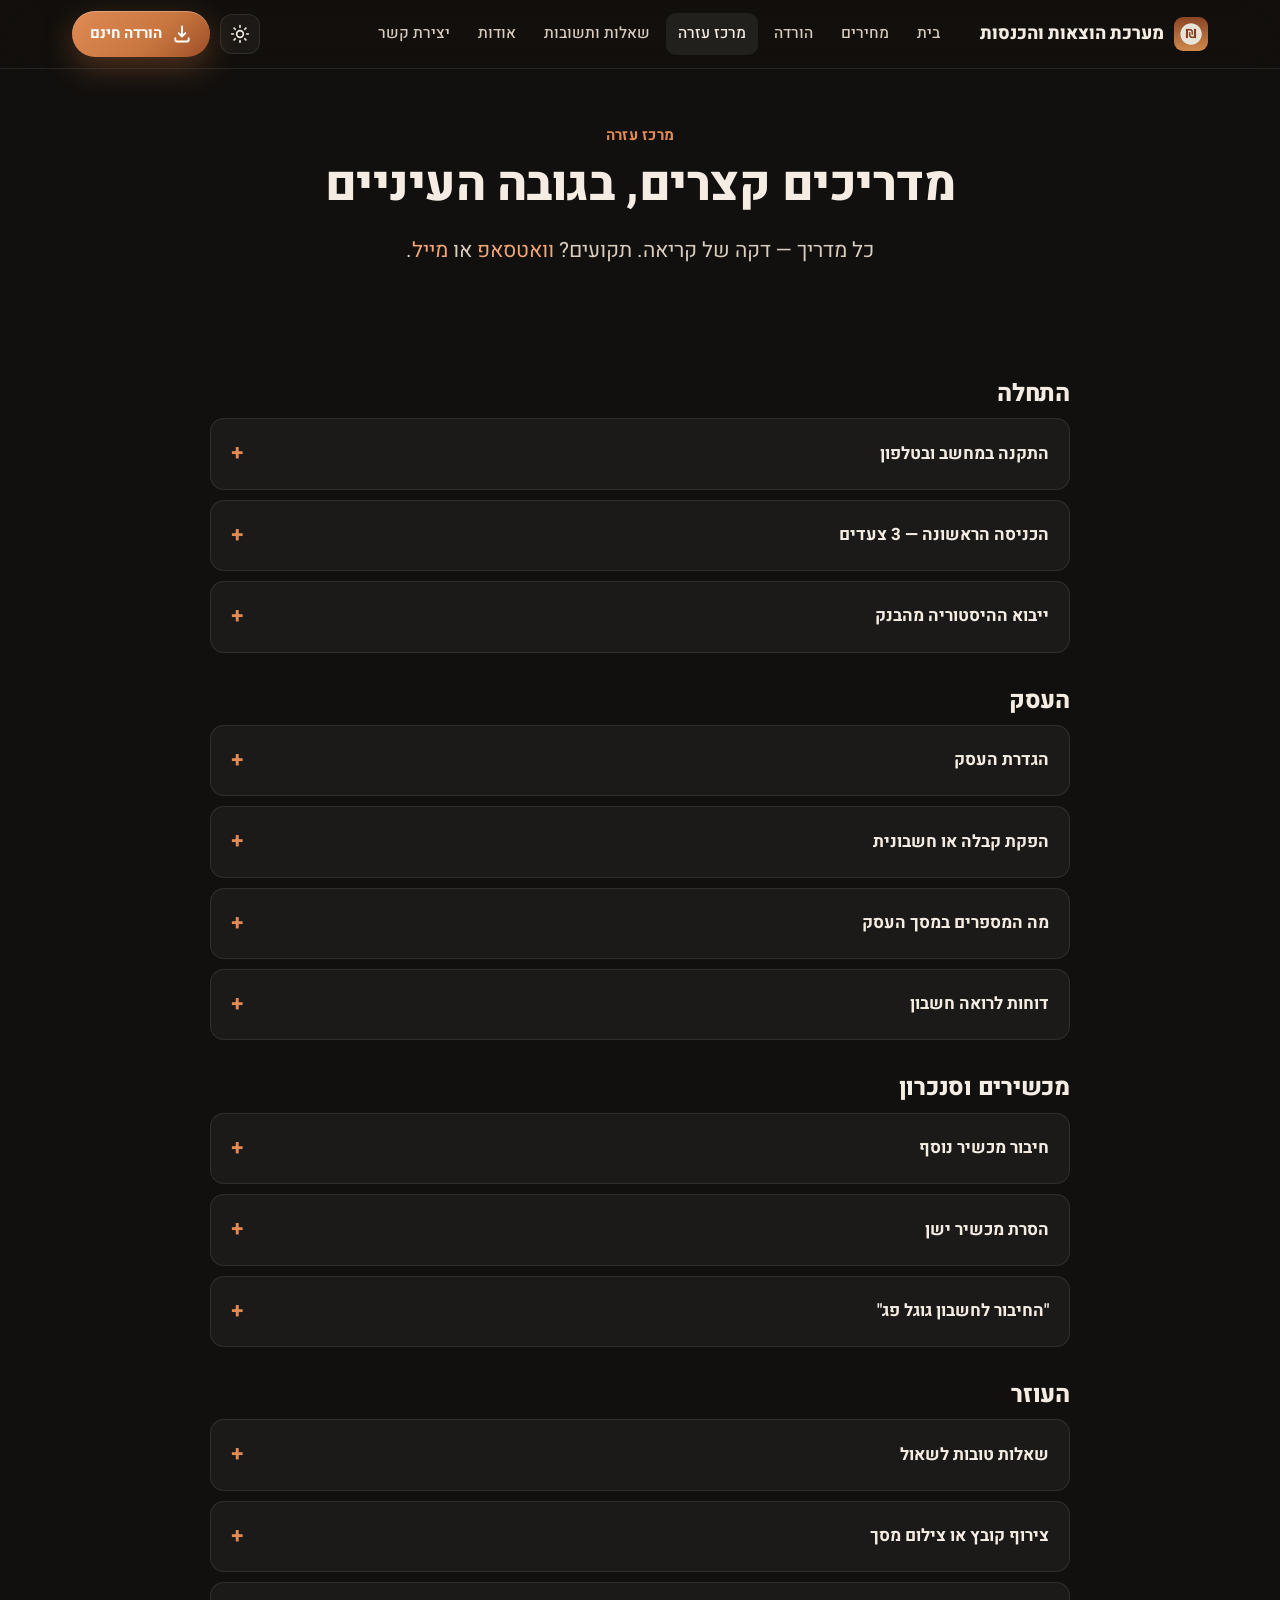
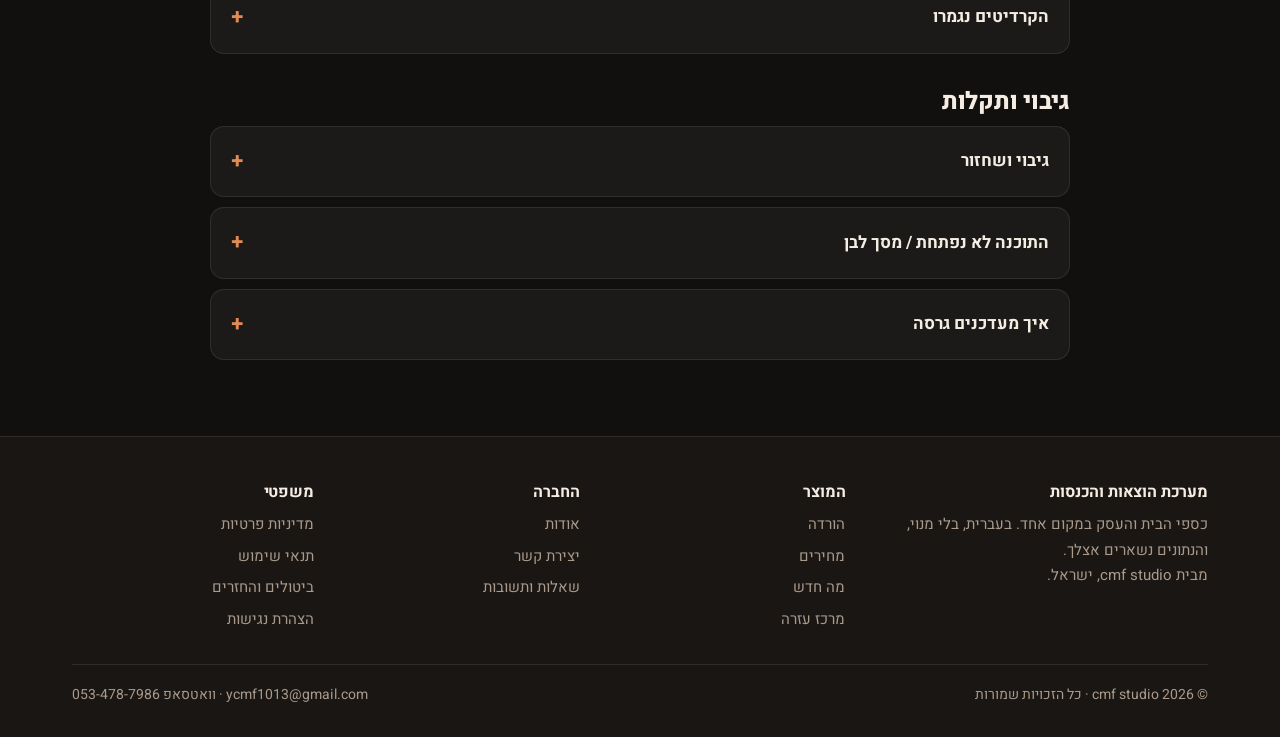
<file: support.html>
<!DOCTYPE html>
<html lang="he" dir="rtl" data-theme="dark">
<head>
<meta charset="utf-8">
<meta name="viewport" content="width=device-width, initial-scale=1">
<title>מרכז עזרה — מערכת הוצאות והכנסות</title>
<meta name="description" content="מדריכים קצרים: התקנה, צעדים ראשונים, חיבור גוגל, סנכרון בין מכשירים, הגדרת העסק, קבלות וחשבוניות, ייבוא מהבנק, העוזר, גיבוי ופתרון תקלות.">
<link rel="canonical" href="https://cmf1013.github.io/support.html">
<meta property="og:type" content="website"><meta property="og:title" content="מרכז עזרה — מערכת הוצאות והכנסות"><meta property="og:description" content="מדריכים קצרים: התקנה, צעדים ראשונים, חיבור גוגל, סנכרון בין מכשירים, הגדרת העסק, קבלות וחשבוניות, ייבוא מהבנק, העוזר, גיבוי ופתרון תקלות."><meta property="og:image" content="https://cmf1013.github.io/img/og.png"><meta property="og:url" content="https://cmf1013.github.io/support.html"><meta property="og:locale" content="he_IL">
<meta name="twitter:card" content="summary_large_image">
<meta name="theme-color" content="#12100E">
<link rel="icon" href="img/favicon.ico" sizes="any"><link rel="icon" href="img/icon-192.png" type="image/png"><link rel="apple-touch-icon" href="img/icon-192.png">
<link rel="manifest" href="site.webmanifest">
<link rel="preload" href="fonts/heebo-800.woff2" as="font" type="font/woff2" crossorigin><link rel="preload" href="fonts/heebo-400.woff2" as="font" type="font/woff2" crossorigin>
<link rel="stylesheet" href="site.css?v=mujxu6ug">
<script>(function(){try{var t=localStorage.getItem("theme");if(t==="light"||t==="dark")document.documentElement.setAttribute("data-theme",t);}catch(e){}})();</script>
<style>[data-theme="dark"] .only-light{display:none}[data-theme="light"] .only-dark{display:none}.only-dark,.only-light{display:inline-flex}</style>

</head>
<body>
<header class="top"><div class="wrap">
    <a class="brand" href="index.html"><img src="img/icon-64.png" alt="" width="34" height="34"> מערכת הוצאות והכנסות</a>
    <nav class="menu" aria-label="ניווט ראשי"><a href="index.html">בית</a><a href="pricing.html">מחירים</a><a href="download.html">הורדה</a><a href="support.html">מרכז עזרה</a><a href="faq.html">שאלות ותשובות</a><a href="about.html">אודות</a><a href="contact.html">יצירת קשר</a></nav>
    <div class="cta">
      <button class="iconbtn theme-btn" type="button" aria-label="מעבר למצב בהיר"><span class="only-dark"><svg viewBox="0 0 24 24" fill="none" stroke="currentColor" stroke-width="2" stroke-linecap="round"><circle cx="12" cy="12" r="4"/><path d="M12 2v2M12 20v2M4.9 4.9l1.4 1.4M17.7 17.7l1.4 1.4M2 12h2M20 12h2M4.9 19.1l1.4-1.4M17.7 6.3l1.4-1.4"/></svg></span><span class="only-light"><svg viewBox="0 0 24 24" fill="none" stroke="currentColor" stroke-width="2" stroke-linecap="round"><path d="M21 12.8A9 9 0 1 1 11.2 3a7 7 0 0 0 9.8 9.8z"/></svg></span></button>
      <a class="btn sm" href="download.html"><svg viewBox="0 0 24 24" fill="none" stroke="currentColor" stroke-width="2.2" stroke-linecap="round" stroke-linejoin="round"><path d="M12 3v12m0 0-4-4m4 4 4-4M4 17v2a2 2 0 0 0 2 2h12a2 2 0 0 0 2-2v-2"/></svg> הורדה חינם</a>
      <button class="iconbtn burger" type="button" aria-label="תפריט" aria-expanded="false"><svg viewBox="0 0 24 24" fill="none" stroke="currentColor" stroke-width="2" stroke-linecap="round"><path d="M4 7h16M4 12h16M4 17h16"/></svg></button>
    </div>
  </div></header>
<main id="main">

<section class="page-head"><div class="wrap center"><span class="kicker">מרכז עזרה</span><h1>מדריכים קצרים, בגובה העיניים</h1><p class="lead">כל מדריך — דקה של קריאה. תקועים? <a href="https://wa.me/972534787986" rel="noopener">וואטסאפ</a> או <a href="contact.html">מייל</a>.</p></div></section>
<section class="tight"><div class="wrap"><div class="support faq" style="max-width:860px;margin:0 auto">

<h2>התחלה</h2>
<details><summary>התקנה במחשב ובטלפון</summary><div class="a"><p>מורידים את הקובץ המתאים מ<a href='download.html'>דף ההורדה</a> ומריצים. ב-Windows לוחצים More info ← Run anyway; במק — פתח בכל זאת בהגדרות פרטיות ואבטחה; באנדרואיד מאשרים התקנה מהקובץ. פירוט עם צילומי מסך בדף ההורדה.</p></div></details>
<details><summary>הכניסה הראשונה — 3 צעדים</summary><div class="a"><ol><li><strong>חיבורים ← כניסה עם חשבון גוגל.</strong> נפתח חלון של גוגל; מאשרים. (יופיע מסך "Google hasn't verified this app" — לוחצים Advanced ← Go to… — זה תקין לאפליקציה פרטית.)</li><li><strong>הגדרות ← הפרופיל שלי:</strong> שם, ואם יש עסק — סוג העסק ומספרו.</li><li><strong>תנועה חדשה</strong> — הכפתור הכתום. מזינים סכום, קטגוריה, תאריך. זהו, אתם בפנים.</li></ol></div></details>
<details><summary>ייבוא ההיסטוריה מהבנק</summary><div class="a"><p>מורידים מאתר הבנק או חברת האשראי קובץ אקסל/CSV של התנועות (בדרך כלל "ייצוא" בדף התנועות). בתוכנה: תנועות ← ייבוא מקובץ ← בוחרים את הקובץ. התוכנה מזהה תאריך, סכום ותיאור, מסמנת כפילויות, ומציעה קטגוריות. מאשרים — ורק אז זה נכנס.</p></div></details>

<h2>העסק</h2>
<details><summary>הגדרת העסק</summary><div class="a"><p>העסק ומע"מ ← בוחרים סוג עסק (פטור / מורשה / חברה / מלכ"ר). לכל סוג יש הסבר קצר מה זה אומר. ממלאים מספר עוסק/ח.פ., כתובת וטלפון — הם מופיעים על המסמכים. מספר הפרופילים תלוי בתוכנית.</p></div></details>
<details><summary>הפקת קבלה או חשבונית</summary><div class="a"><p>העסק ← מסמכים ← מסמך חדש. בוחרים סוג (קבלה, חשבונית, חשבונית-קבלה…), לקוח (או חדש), שורות ותשלום. ההפקה הראשונה מסומנת "מקור" וכל הפקה נוספת "העתק" — לפי הדין. אפשר לשלוח ללקוח במייל מהתוכנה, להוריד PDF או להדפיס.</p></div></details>
<details><summary>מה המספרים במסך העסק</summary><div class="a"><p><strong>מע"מ לתשלום</strong> — עסקאות פחות תשומות בתקופה הנוכחית, עם המועד. <strong>ביטוח לאומי</strong> — לפי מדרגות העצמאים, עם ההכנסה המזערית כשרלוונטי. <strong>אומדן מס</strong> — לפי מדרגות השנה, נקודות הזיכוי וניכוי 52% מדמי הביטוח הלאומי. <strong>להפריש כל חודש</strong> — הסכום הכולל, כדי שלא יהיו הפתעות.</p></div></details>
<details><summary>דוחות לרואה חשבון</summary><div class="a"><p>העסק ← דוחות: תקופת מע"מ, שנתי, רשימת מסמכים, וייצוא ל-Excel/PDF. שולחים במייל ישירות מהתוכנה.</p></div></details>

<h2>מכשירים וסנכרון</h2>
<details><summary>חיבור מכשיר נוסף</summary><div class="a"><ol><li>במכשיר הראשון: חיבורים ← <strong>הוספת מכשיר</strong> ← נוצר קוד (תקף כמה דקות).</li><li>במכשיר החדש: חיבורים ← <strong>חיבור המכשיר הזה עם קוד</strong> ← מקלידים.</li><li>סנכרון עכשיו. הכול מגיע מהדרייב שלך.</li></ol></div></details>
<details><summary>הסרת מכשיר ישן</summary><div class="a"><p>חיבורים ← המכשירים שלי ← הסרה. המכשיר מתנתק בסנכרון הבא שלו ולא יכול לחזור בלי קוד חדש. משחרר מקום לפי התוכנית.</p></div></details>
<details><summary>"החיבור לחשבון גוגל פג"</summary><div class="a"><p>לוחצים "כן" בהצעה להתחבר מחדש, נכנסים לגוגל, והסנכרון ממשיך לבד. קורה אחרי שינוי סיסמה או זמן ארוך בלי שימוש. הנתונים והמכשירים לא נוגעים בכלום.</p></div></details>

<h2>העוזר</h2>
<details><summary>שאלות טובות לשאול</summary><div class="a"><p>"כמה הוצאתי על אוכל בחוץ בחודשיים האחרונים?" · "מה ההוצאה הכי גדולה שלי השנה?" · "תראה לי גרף הכנסות מול הוצאות" · "אם אמשיך ככה, מתי אגיע ל-20,000 בקופה?" · "תכין לי סיכום חודש קצר לשלוח לבן הזוג".</p></div></details>
<details><summary>צירוף קובץ או צילום מסך</summary><div class="a"><p>לוחצים על מהדק ← בוחרים קובץ בנק, PDF של קבלה או צילום מסך. העוזר קורא ומציע תנועות — מאשרים מה שרוצים. הקובץ הראשון בכל שיחה לא עולה קרדיטים.</p></div></details>
<details><summary>הקרדיטים נגמרו</summary><div class="a"><p>החשבון שלי ← קרדיטים ← חבילה של 100 או 500. הקרדיטים החודשיים מתמלאים בתחילת כל חודש כל עוד השירותים פעילים.</p></div></details>

<h2>גיבוי ותקלות</h2>
<details><summary>גיבוי ושחזור</summary><div class="a"><p>הגדרות ← ייצוא גיבוי — קובץ אחד עם הכול. שחזור: הגדרות ← ייבוא גיבוי. הסנכרון לדרייב הוא גיבוי מתמשך בנוסף.</p></div></details>
<details><summary>התוכנה לא נפתחת / מסך לבן</summary><div class="a"><p>סוגרים לגמרי ופותחים שוב. אם זה חוזר: ב-Windows מריצים שוב את קובץ ההתקנה (הנתונים לא נמחקים). עדיין תקוע? <a href='contact.html'>כתבו לנו</a> עם צילום מסך.</p></div></details>
<details><summary>איך מעדכנים גרסה</summary><div class="a"><p>כשיש עדכון, התוכנה מודיעה. מורידים את הקובץ החדש מדף ההורדה ומתקינים מעל — הנתונים נשארים. באנדרואיד מתקינים את ה-APK החדש מעל הקיים.</p></div></details>
</div></div></section>

</main>
<footer><div class="wrap">
    <div class="cols">
      <div><h4>מערכת הוצאות והכנסות</h4><p>כספי הבית והעסק במקום אחד. בעברית, בלי מנוי, והנתונים נשארים אצלך.<br>מבית cmf studio, ישראל.</p></div>
      <div><h4>המוצר</h4><ul><li><a href="download.html">הורדה</a></li><li><a href="pricing.html">מחירים</a></li><li><a href="changelog.html">מה חדש</a></li><li><a href="support.html">מרכז עזרה</a></li></ul></div>
      <div><h4>החברה</h4><ul><li><a href="about.html">אודות</a></li><li><a href="contact.html">יצירת קשר</a></li><li><a href="faq.html">שאלות ותשובות</a></li></ul></div>
      <div><h4>משפטי</h4><ul><li><a href="privacy.html">מדיניות פרטיות</a></li><li><a href="terms.html">תנאי שימוש</a></li><li><a href="refund.html">ביטולים והחזרים</a></li><li><a href="accessibility.html">הצהרת נגישות</a></li></ul></div>
    </div>
    <div class="bottom"><span>© <span class="year"></span> cmf studio · כל הזכויות שמורות</span><span><a href="mailto:ycmf1013@gmail.com">ycmf1013@gmail.com</a> · <a href="https://wa.me/972534787986" rel="noopener">וואטסאפ 053-478-7986</a></span></div>
  </div></footer>

<script src="config.js?v=mujxu6ug"></script>
<script src="site.js?v=mujxu6ug" defer></script>
</body>
</html>
</file>
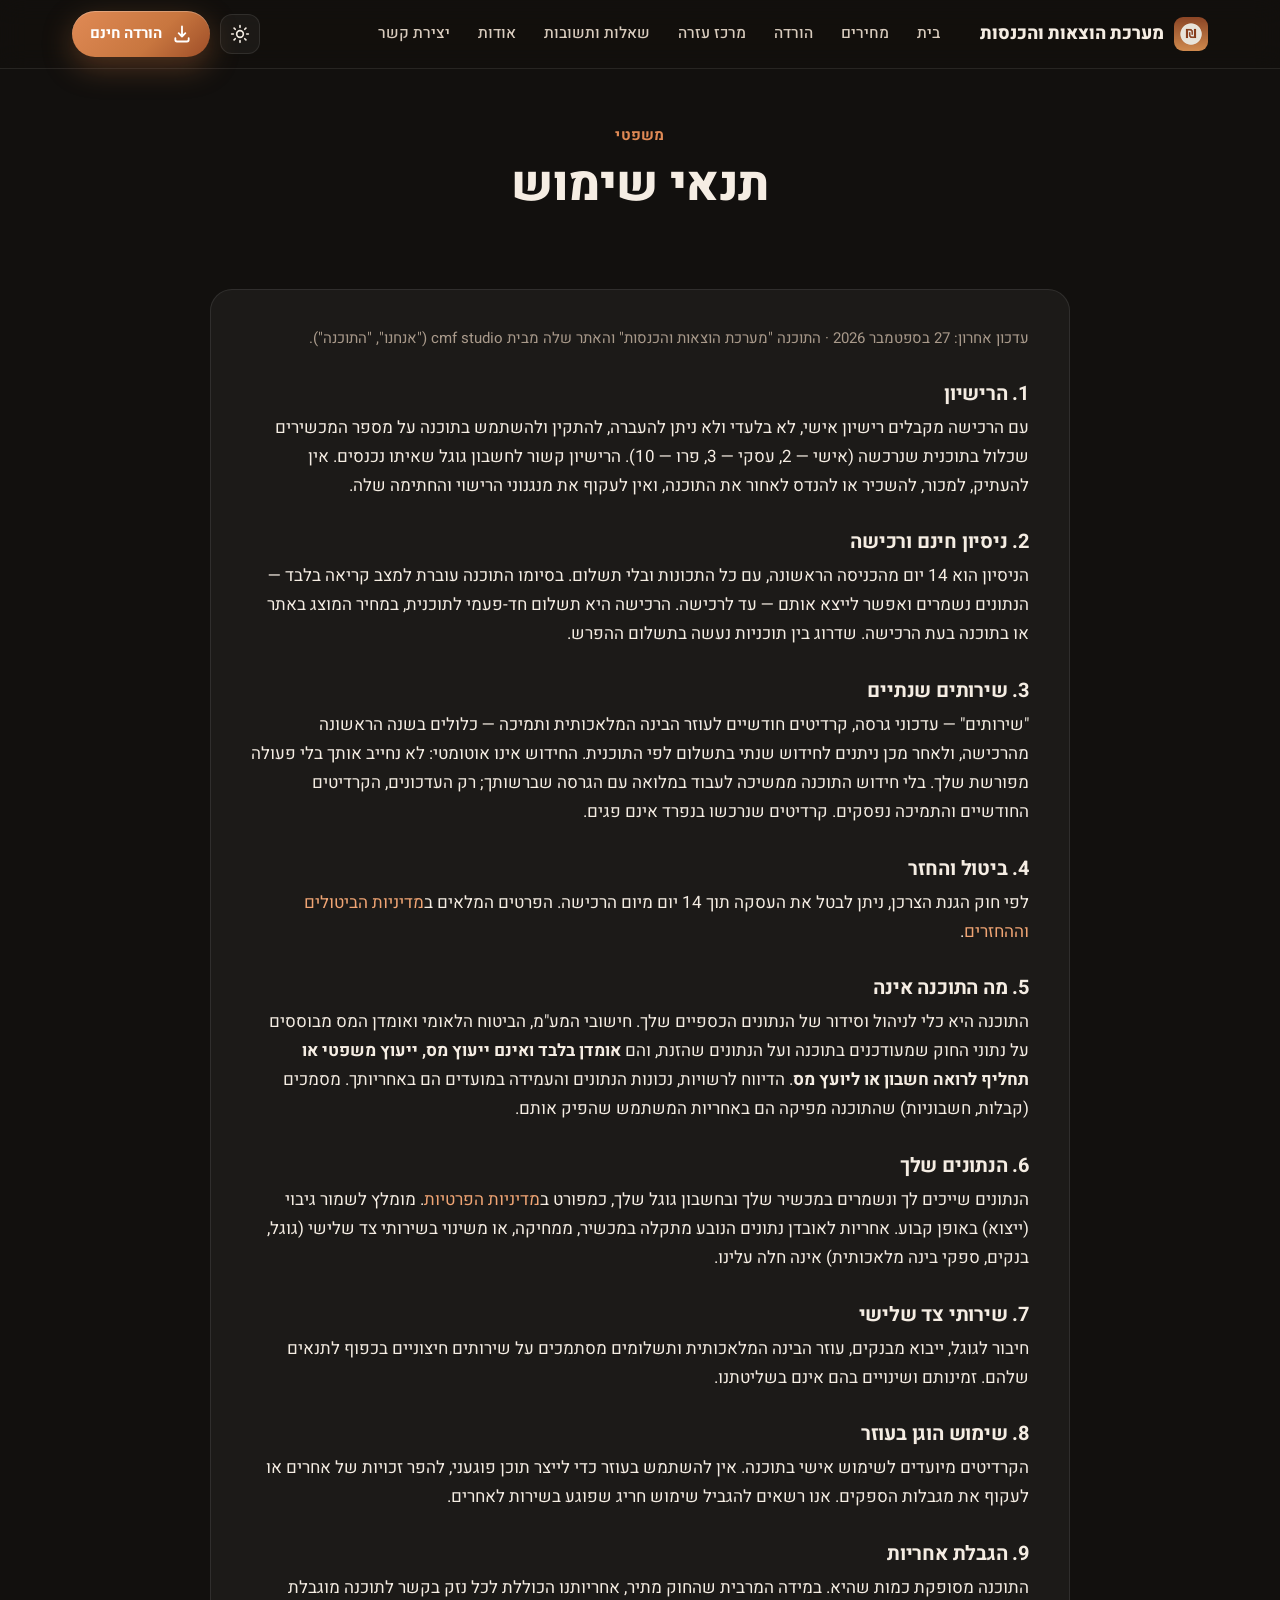
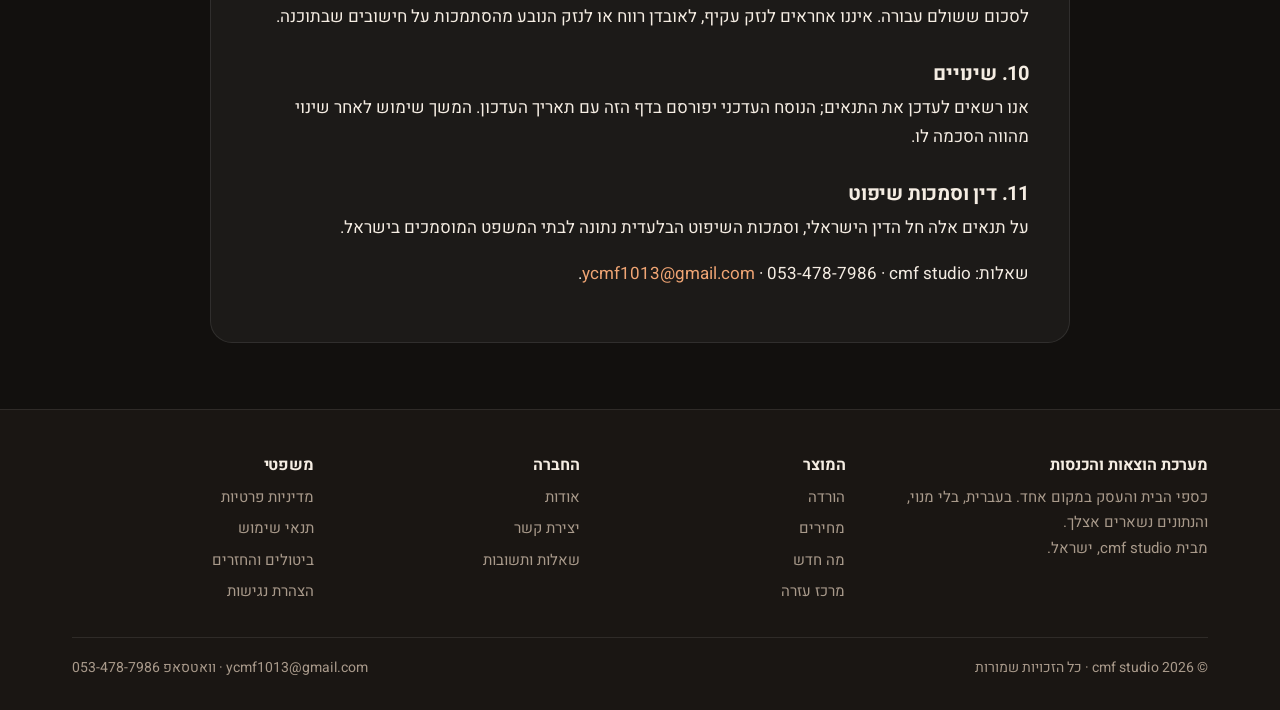
<file: terms.html>
<!DOCTYPE html>
<html lang="he" dir="rtl" data-theme="dark">
<head>
<meta charset="utf-8">
<meta name="viewport" content="width=device-width, initial-scale=1">
<title>תנאי שימוש — מערכת הוצאות והכנסות</title>
<meta name="description" content="הרישיון, הניסיון, השירותים השנתיים, מה התוכנה אינה, אחריות ודין.">
<link rel="canonical" href="https://cmf1013.github.io/terms.html">
<meta property="og:type" content="website"><meta property="og:title" content="תנאי שימוש — מערכת הוצאות והכנסות"><meta property="og:description" content="הרישיון, הניסיון, השירותים השנתיים, מה התוכנה אינה, אחריות ודין."><meta property="og:image" content="https://cmf1013.github.io/img/og.png"><meta property="og:url" content="https://cmf1013.github.io/terms.html"><meta property="og:locale" content="he_IL">
<meta name="twitter:card" content="summary_large_image">
<meta name="theme-color" content="#12100E">
<link rel="icon" href="img/favicon.ico" sizes="any"><link rel="icon" href="img/icon-192.png" type="image/png"><link rel="apple-touch-icon" href="img/icon-192.png">
<link rel="manifest" href="site.webmanifest">
<link rel="preload" href="fonts/heebo-800.woff2" as="font" type="font/woff2" crossorigin><link rel="preload" href="fonts/heebo-400.woff2" as="font" type="font/woff2" crossorigin>
<link rel="stylesheet" href="site.css?v=mujxu6ug">
<script>(function(){try{var t=localStorage.getItem("theme");if(t==="light"||t==="dark")document.documentElement.setAttribute("data-theme",t);}catch(e){}})();</script>
<style>[data-theme="dark"] .only-light{display:none}[data-theme="light"] .only-dark{display:none}.only-dark,.only-light{display:inline-flex}</style>

</head>
<body>
<header class="top"><div class="wrap">
    <a class="brand" href="index.html"><img src="img/icon-64.png" alt="" width="34" height="34"> מערכת הוצאות והכנסות</a>
    <nav class="menu" aria-label="ניווט ראשי"><a href="index.html">בית</a><a href="pricing.html">מחירים</a><a href="download.html">הורדה</a><a href="support.html">מרכז עזרה</a><a href="faq.html">שאלות ותשובות</a><a href="about.html">אודות</a><a href="contact.html">יצירת קשר</a></nav>
    <div class="cta">
      <button class="iconbtn theme-btn" type="button" aria-label="מעבר למצב בהיר"><span class="only-dark"><svg viewBox="0 0 24 24" fill="none" stroke="currentColor" stroke-width="2" stroke-linecap="round"><circle cx="12" cy="12" r="4"/><path d="M12 2v2M12 20v2M4.9 4.9l1.4 1.4M17.7 17.7l1.4 1.4M2 12h2M20 12h2M4.9 19.1l1.4-1.4M17.7 6.3l1.4-1.4"/></svg></span><span class="only-light"><svg viewBox="0 0 24 24" fill="none" stroke="currentColor" stroke-width="2" stroke-linecap="round"><path d="M21 12.8A9 9 0 1 1 11.2 3a7 7 0 0 0 9.8 9.8z"/></svg></span></button>
      <a class="btn sm" href="download.html"><svg viewBox="0 0 24 24" fill="none" stroke="currentColor" stroke-width="2.2" stroke-linecap="round" stroke-linejoin="round"><path d="M12 3v12m0 0-4-4m4 4 4-4M4 17v2a2 2 0 0 0 2 2h12a2 2 0 0 0 2-2v-2"/></svg> הורדה חינם</a>
      <button class="iconbtn burger" type="button" aria-label="תפריט" aria-expanded="false"><svg viewBox="0 0 24 24" fill="none" stroke="currentColor" stroke-width="2" stroke-linecap="round"><path d="M4 7h16M4 12h16M4 17h16"/></svg></button>
    </div>
  </div></header>
<main id="main">

<section class="page-head"><div class="wrap center"><span class="kicker">משפטי</span><h1>תנאי שימוש</h1></div></section>
<section class="tight"><div class="wrap"><div class="doc">
  <p class="date">עדכון אחרון: 27 בספטמבר 2026 · התוכנה "מערכת הוצאות והכנסות" והאתר שלה מבית cmf studio ("אנחנו", "התוכנה").</p>
  <h3>1. הרישיון</h3>
  <p>עם הרכישה מקבלים רישיון אישי, לא בלעדי ולא ניתן להעברה, להתקין ולהשתמש בתוכנה על מספר המכשירים שכלול בתוכנית שנרכשה (אישי — 2, עסקי — 3, פרו — 10). הרישיון קשור לחשבון גוגל שאיתו נכנסים. אין להעתיק, למכור, להשכיר או להנדס לאחור את התוכנה, ואין לעקוף את מנגנוני הרישוי והחתימה שלה.</p>
  <h3>2. ניסיון חינם ורכישה</h3>
  <p>הניסיון הוא 14 יום מהכניסה הראשונה, עם כל התכונות ובלי תשלום. בסיומו התוכנה עוברת למצב קריאה בלבד — הנתונים נשמרים ואפשר לייצא אותם — עד לרכישה. הרכישה היא תשלום חד-פעמי לתוכנית, במחיר המוצג באתר או בתוכנה בעת הרכישה. שדרוג בין תוכניות נעשה בתשלום ההפרש.</p>
  <h3>3. שירותים שנתיים</h3>
  <p>"שירותים" — עדכוני גרסה, קרדיטים חודשיים לעוזר הבינה המלאכותית ותמיכה — כלולים בשנה הראשונה מהרכישה, ולאחר מכן ניתנים לחידוש שנתי בתשלום לפי התוכנית. החידוש אינו אוטומטי: לא נחייב אותך בלי פעולה מפורשת שלך. בלי חידוש התוכנה ממשיכה לעבוד במלואה עם הגרסה שברשותך; רק העדכונים, הקרדיטים החודשיים והתמיכה נפסקים. קרדיטים שנרכשו בנפרד אינם פגים.</p>
  <h3>4. ביטול והחזר</h3>
  <p>לפי חוק הגנת הצרכן, ניתן לבטל את העסקה תוך 14 יום מיום הרכישה. הפרטים המלאים ב<a href="refund.html">מדיניות הביטולים וההחזרים</a>.</p>
  <h3>5. מה התוכנה אינה</h3>
  <p>התוכנה היא כלי לניהול וסידור של הנתונים הכספיים שלך. חישובי המע"מ, הביטוח הלאומי ואומדן המס מבוססים על נתוני החוק שמעודכנים בתוכנה ועל הנתונים שהזנת, והם <strong>אומדן בלבד ואינם ייעוץ מס, ייעוץ משפטי או תחליף לרואה חשבון או ליועץ מס</strong>. הדיווח לרשויות, נכונות הנתונים והעמידה במועדים הם באחריותך. מסמכים (קבלות, חשבוניות) שהתוכנה מפיקה הם באחריות המשתמש שהפיק אותם.</p>
  <h3>6. הנתונים שלך</h3>
  <p>הנתונים שייכים לך ונשמרים במכשיר שלך ובחשבון גוגל שלך, כמפורט ב<a href="privacy.html">מדיניות הפרטיות</a>. מומלץ לשמור גיבוי (ייצוא) באופן קבוע. אחריות לאובדן נתונים הנובע מתקלה במכשיר, ממחיקה, או משינוי בשירותי צד שלישי (גוגל, בנקים, ספקי בינה מלאכותית) אינה חלה עלינו.</p>
  <h3>7. שירותי צד שלישי</h3>
  <p>חיבור לגוגל, ייבוא מבנקים, עוזר הבינה המלאכותית ותשלומים מסתמכים על שירותים חיצוניים בכפוף לתנאים שלהם. זמינותם ושינויים בהם אינם בשליטתנו.</p>
  <h3>8. שימוש הוגן בעוזר</h3>
  <p>הקרדיטים מיועדים לשימוש אישי בתוכנה. אין להשתמש בעוזר כדי לייצר תוכן פוגעני, להפר זכויות של אחרים או לעקוף את מגבלות הספקים. אנו רשאים להגביל שימוש חריג שפוגע בשירות לאחרים.</p>
  <h3>9. הגבלת אחריות</h3>
  <p>התוכנה מסופקת כמות שהיא. במידה המרבית שהחוק מתיר, אחריותנו הכוללת לכל נזק בקשר לתוכנה מוגבלת לסכום ששולם עבורה. איננו אחראים לנזק עקיף, לאובדן רווח או לנזק הנובע מהסתמכות על חישובים שבתוכנה.</p>
  <h3>10. שינויים</h3>
  <p>אנו רשאים לעדכן את התנאים; הנוסח העדכני יפורסם בדף הזה עם תאריך העדכון. המשך שימוש לאחר שינוי מהווה הסכמה לו.</p>
  <h3>11. דין וסמכות שיפוט</h3>
  <p>על תנאים אלה חל הדין הישראלי, וסמכות השיפוט הבלעדית נתונה לבתי המשפט המוסמכים בישראל.</p>
  <p>שאלות: <a href="mailto:ycmf1013@gmail.com">ycmf1013@gmail.com</a> · 053-478-7986 · cmf studio.</p>
</div></div></section>

</main>
<footer><div class="wrap">
    <div class="cols">
      <div><h4>מערכת הוצאות והכנסות</h4><p>כספי הבית והעסק במקום אחד. בעברית, בלי מנוי, והנתונים נשארים אצלך.<br>מבית cmf studio, ישראל.</p></div>
      <div><h4>המוצר</h4><ul><li><a href="download.html">הורדה</a></li><li><a href="pricing.html">מחירים</a></li><li><a href="changelog.html">מה חדש</a></li><li><a href="support.html">מרכז עזרה</a></li></ul></div>
      <div><h4>החברה</h4><ul><li><a href="about.html">אודות</a></li><li><a href="contact.html">יצירת קשר</a></li><li><a href="faq.html">שאלות ותשובות</a></li></ul></div>
      <div><h4>משפטי</h4><ul><li><a href="privacy.html">מדיניות פרטיות</a></li><li><a href="terms.html">תנאי שימוש</a></li><li><a href="refund.html">ביטולים והחזרים</a></li><li><a href="accessibility.html">הצהרת נגישות</a></li></ul></div>
    </div>
    <div class="bottom"><span>© <span class="year"></span> cmf studio · כל הזכויות שמורות</span><span><a href="mailto:ycmf1013@gmail.com">ycmf1013@gmail.com</a> · <a href="https://wa.me/972534787986" rel="noopener">וואטסאפ 053-478-7986</a></span></div>
  </div></footer>

<script src="config.js?v=mujxu6ug"></script>
<script src="site.js?v=mujxu6ug" defer></script>
</body>
</html>
</file>
<file: site.css>
/* ============================================================
   האתר של "מערכת הוצאות והכנסות" — עיצוב
   מצב כהה (ברירת מחדל, קולנועי וחם) ומצב בהיר (הפלטה של התוכנה).
   בלי ספריות, בלי גופנים חיצוניים, בלי בקשות לשום מקום.
   ============================================================ */

@font-face { font-family: "Heebo"; font-weight: 400; font-display: swap; src: url("fonts/heebo-400.woff2") format("woff2"); }
@font-face { font-family: "Heebo"; font-weight: 500; font-display: swap; src: url("fonts/heebo-500.woff2") format("woff2"); }
@font-face { font-family: "Heebo"; font-weight: 700; font-display: swap; src: url("fonts/heebo-700.woff2") format("woff2"); }
@font-face { font-family: "Heebo"; font-weight: 800; font-display: swap; src: url("fonts/heebo-800.woff2") format("woff2"); }

/* ---------- צבעים ---------- */
:root {
  --clay: #C8763F; --clay2: #E08A55; --clayD: #9E4E28; --sun: #E0A038; --mint: #6FB58E; --sky: #6C95C4; --bad: #D46A55;
  --r: 22px; --r2: 14px; --max: 1180px;
  --ease: cubic-bezier(.2,.7,.2,1);
}
[data-theme="dark"] {
  --bg: #12100E; --bg2: #1A1613; --bg3: #221C18;
  --card: rgba(255,255,255,.045); --card2: rgba(255,255,255,.07); --line: rgba(255,255,255,.09); --line2: rgba(255,255,255,.16);
  --ink: #F5EDE3; --ink2: #D9CCBE; --muted: #A99A8B;
  --accent: var(--clay2); --accentInk: #1A120C; --link: #F0A574;
  --glow1: rgba(200,118,63,.55); --glow2: rgba(224,160,56,.35); --glow3: rgba(158,78,40,.5);
  --shadow: 0 20px 60px rgba(0,0,0,.45); --shadow2: 0 8px 30px rgba(0,0,0,.35);
  --frame: #2A231E; --ok: #86C9A5; --okBg: rgba(111,181,142,.14); --warnBg: rgba(224,160,56,.14);
  color-scheme: dark;
}
[data-theme="light"] {
  --bg: #FDF6EE; --bg2: #FFFFFF; --bg3: #F6EBDD;
  --card: #FFFFFF; --card2: #FBF3EA; --line: #EADCCC; --line2: #DCC8B2;
  --ink: #3B2A20; --ink2: #5E4736; --muted: #8E7A69;
  --accent: #B5623A; --accentInk: #FFFFFF; --link: #9E4E28;
  --glow1: rgba(200,118,63,.28); --glow2: rgba(224,160,56,.22); --glow3: rgba(181,98,58,.18);
  --shadow: 0 20px 60px rgba(122,62,34,.16); --shadow2: 0 8px 30px rgba(122,62,34,.12);
  --frame: #EADCCC; --ok: #4E7A46; --okBg: #E9F1E2; --warnBg: #FDF0D8;
  color-scheme: light;
}

/* ---------- בסיס ---------- */
*, *::before, *::after { box-sizing: border-box; }
html { scroll-behavior: smooth; -webkit-text-size-adjust: 100%; }
body {
  margin: 0; background: var(--bg); color: var(--ink);
  font-family: "Heebo", "Segoe UI", "Arial Hebrew", Arial, sans-serif;
  font-size: 17px; line-height: 1.7; direction: rtl;
  -webkit-font-smoothing: antialiased; overflow-x: hidden;
}
a { color: var(--link); text-decoration: none; }
a:hover { text-decoration: underline; text-underline-offset: 3px; }
img { max-width: 100%; height: auto; display: block; }
h1, h2, h3, h4 { line-height: 1.2; margin: 0 0 .4em; letter-spacing: -.01em; }
h1 { font-size: clamp(34px, 5.6vw, 64px); font-weight: 800; }
h2 { font-size: clamp(26px, 3.6vw, 40px); font-weight: 800; }
h3 { font-size: 20px; font-weight: 700; }
p { margin: 0 0 1em; }
.wrap { max-width: var(--max); margin: 0 auto; padding: 0 22px; }
.muted { color: var(--muted); }
.lead { font-size: clamp(18px, 2vw, 21px); color: var(--ink2); max-width: 720px; }
.center { text-align: center; }
.center .lead { margin-inline: auto; }
.sr { position: absolute; width: 1px; height: 1px; overflow: hidden; clip: rect(0 0 0 0); }
:focus-visible { outline: 3px solid var(--sun); outline-offset: 3px; border-radius: 6px; }

/* ---------- כפתורים ---------- */
.btn {
  display: inline-flex; align-items: center; gap: 10px; justify-content: center;
  padding: 14px 26px; border-radius: 999px; font-weight: 700; font-size: 17px;
  background: linear-gradient(135deg, var(--clay2), var(--clay) 60%, var(--clayD)); color: #fff;
  border: 0; cursor: pointer; text-decoration: none !important; font-family: inherit;
  box-shadow: 0 10px 30px rgba(200,118,63,.35), inset 0 1px 0 rgba(255,255,255,.25);
  transition: transform .2s var(--ease), box-shadow .2s var(--ease), filter .2s;
}
.btn:hover { transform: translateY(-2px); box-shadow: 0 16px 40px rgba(200,118,63,.45), inset 0 1px 0 rgba(255,255,255,.25); filter: saturate(1.08); }
.btn:active { transform: translateY(0); }
.btn.sec { background: var(--card2); color: var(--ink); border: 1px solid var(--line2); box-shadow: none; backdrop-filter: blur(8px); }
.btn.sec:hover { box-shadow: var(--shadow2); }
.btn.ghost { background: transparent; color: var(--link); box-shadow: none; padding: 10px 14px; }
.btn.sm { padding: 10px 18px; font-size: 15px; }
.btn.lg { padding: 17px 34px; font-size: 19px; }
.btn svg { width: 20px; height: 20px; }

/* ---------- כותרת עליונה ---------- */
.top {
  position: sticky; top: 0; z-index: 50;
  background: color-mix(in srgb, var(--bg) 78%, transparent); backdrop-filter: blur(14px) saturate(1.3);
  border-bottom: 1px solid var(--line);
}
.top .wrap { display: flex; align-items: center; gap: 18px; min-height: 68px; }
.brand { display: flex; align-items: center; gap: 10px; font-weight: 800; font-size: 18px; color: var(--ink); text-decoration: none !important; white-space: nowrap; }
.brand img { width: 34px; height: 34px; border-radius: 9px; }
.menu { display: flex; gap: 4px; margin-inline-start: 10px; }
.menu a { color: var(--ink2); padding: 8px 12px; border-radius: 10px; font-weight: 500; font-size: 15.5px; text-decoration: none !important; }
.menu a:hover, .menu a[aria-current="page"] { background: var(--card2); color: var(--ink); }
.top .cta { margin-inline-start: auto; display: flex; align-items: center; gap: 10px; }
.iconbtn { width: 40px; height: 40px; border-radius: 12px; border: 1px solid var(--line); background: var(--card); color: var(--ink); display: inline-flex; align-items: center; justify-content: center; cursor: pointer; }
.iconbtn svg { width: 20px; height: 20px; }
.iconbtn:hover { background: var(--card2); }
.burger { display: none; }
@media (max-width: 900px) {
  .menu { display: none; }
  .burger { display: inline-flex; }
  body.nav-open .menu { display: flex; position: fixed; inset: 68px 0 auto 0; flex-direction: column; background: var(--bg2); padding: 12px 16px 18px; border-bottom: 1px solid var(--line); box-shadow: var(--shadow); z-index: 49; }
  body.nav-open .menu a { padding: 12px 14px; font-size: 17px; }
  .top .cta .btn { display: none; }
}

/* ---------- גיבור (hero) ---------- */
.hero { position: relative; padding: 84px 0 40px; overflow: hidden; isolation: isolate; }
.hero::before, .hero::after { content: ""; position: absolute; z-index: -1; border-radius: 50%; filter: blur(70px); pointer-events: none; }
.hero::before { width: 780px; height: 560px; inset-inline-end: -180px; top: -160px; background: radial-gradient(closest-side, var(--glow1), transparent 70%); animation: drift 14s ease-in-out infinite alternate; }
.hero::after { width: 620px; height: 520px; inset-inline-start: -200px; top: 120px; background: radial-gradient(closest-side, var(--glow2), transparent 70%); animation: drift 18s ease-in-out infinite alternate-reverse; }
.hero .glow3 { position: absolute; z-index: -1; width: 520px; height: 420px; inset-inline-start: 30%; top: 360px; border-radius: 50%; filter: blur(80px); background: radial-gradient(closest-side, var(--glow3), transparent 70%); }
@keyframes drift { from { transform: translate(0,0) scale(1); } to { transform: translate(-40px, 30px) scale(1.08); } }
.hero .grid { display: grid; grid-template-columns: 1.05fr 1fr; gap: 40px; align-items: center; }
.eyebrow { display: inline-flex; align-items: center; gap: 8px; padding: 6px 14px; border-radius: 999px; background: var(--card2); border: 1px solid var(--line2); font-size: 14px; font-weight: 600; color: var(--ink2); margin-bottom: 18px; }
.eyebrow .dot { width: 8px; height: 8px; border-radius: 50%; background: var(--mint); box-shadow: 0 0 0 4px var(--okBg); }
.hero h1 .hl { background: linear-gradient(90deg, var(--clay2), var(--sun)); -webkit-background-clip: text; background-clip: text; color: transparent; }
.hero .actions { display: flex; gap: 12px; flex-wrap: wrap; margin: 26px 0 14px; }
.hero .fine { color: var(--muted); font-size: 14.5px; display: flex; gap: 18px; flex-wrap: wrap; }
.hero .fine span::before { content: "✓ "; color: var(--ok); font-weight: 700; }
@media (max-width: 960px) { .hero { padding-top: 48px; } .hero .grid { grid-template-columns: 1fr; gap: 28px; } }

/* ---------- מסגרת "חלון" לצילומי מסך ---------- */
.window { border-radius: 18px; background: var(--frame); border: 1px solid var(--line2); box-shadow: var(--shadow); overflow: hidden; }
.window .bar { display: flex; gap: 7px; padding: 11px 14px; border-bottom: 1px solid var(--line); background: color-mix(in srgb, var(--frame) 80%, var(--bg)); }
.window .bar i { width: 11px; height: 11px; border-radius: 50%; background: var(--line2); display: block; }
.window .bar i:nth-child(1) { background: #E96A5C; } .window .bar i:nth-child(2) { background: #F3B84B; } .window .bar i:nth-child(3) { background: #5FC36E; }
.window img { width: 100%; }
.hero .window { transform: perspective(1400px) rotateY(-6deg) rotateX(2deg); transition: transform .6s var(--ease); }
.hero .window:hover { transform: perspective(1400px) rotateY(0) rotateX(0); }
@media (max-width: 960px) { .hero .window { transform: none; } }
.floaty { animation: floaty 7s ease-in-out infinite; }
@keyframes floaty { 0%,100% { translate: 0 0; } 50% { translate: 0 -10px; } }

/* ---------- מקטעים ---------- */
section { padding: 64px 0; }
section.tight { padding: 36px 0; }
.sechead { max-width: 760px; margin-bottom: 34px; }
.sechead.center { margin-inline: auto; text-align: center; }
.kicker { color: var(--accent); font-weight: 700; font-size: 15px; letter-spacing: .02em; margin-bottom: 8px; display: block; }
.band { background: var(--bg2); border-top: 1px solid var(--line); border-bottom: 1px solid var(--line); }

/* ---------- כרטיסים ---------- */
.cards { display: grid; grid-template-columns: repeat(auto-fit, minmax(250px, 1fr)); gap: 18px; }
.card {
  background: var(--card); border: 1px solid var(--line); border-radius: var(--r); padding: 26px 24px;
  transition: transform .25s var(--ease), box-shadow .25s var(--ease), border-color .25s;
}
.card:hover { transform: translateY(-3px); box-shadow: var(--shadow2); border-color: var(--line2); }
.card .ic { width: 46px; height: 46px; border-radius: 14px; display: grid; place-items: center; margin-bottom: 14px; background: linear-gradient(135deg, var(--clay2), var(--clayD)); color: #fff; box-shadow: 0 8px 20px rgba(200,118,63,.3); }
.card .ic svg { width: 24px; height: 24px; }
.card h3 { margin-bottom: 6px; }
.card p { color: var(--ink2); margin: 0; font-size: 16px; }

/* ---------- תכונה עם תמונה (זיגזג) ---------- */
.feat { display: grid; grid-template-columns: 1fr 1.1fr; gap: 44px; align-items: center; padding: 26px 0; }
.feat.flip .txt { order: 2; }
.feat ul { padding: 0; margin: 14px 0 0; list-style: none; }
.feat li { padding: 6px 0 6px 0; padding-inline-start: 28px; position: relative; color: var(--ink2); }
.feat li::before { content: "✓"; position: absolute; inset-inline-start: 0; color: var(--ok); font-weight: 800; }
@media (max-width: 900px) { .feat { grid-template-columns: 1fr; gap: 22px; } .feat.flip .txt { order: 0; } }

/* ---------- שלבים ---------- */
.steps { display: grid; grid-template-columns: repeat(3, 1fr); gap: 18px; counter-reset: step; }
.step { position: relative; background: var(--card); border: 1px solid var(--line); border-radius: var(--r); padding: 28px 24px 24px; }
.step::before { counter-increment: step; content: counter(step); position: absolute; top: -16px; inset-inline-start: 22px; width: 36px; height: 36px; border-radius: 12px; display: grid; place-items: center; font-weight: 800; background: linear-gradient(135deg, var(--sun), var(--clay)); color: #1A120C; box-shadow: 0 8px 20px rgba(224,160,56,.35); }
@media (max-width: 800px) { .steps { grid-template-columns: 1fr; gap: 26px; } }

/* ---------- מחירים ---------- */
.plans { display: grid; grid-template-columns: repeat(3, 1fr); gap: 18px; align-items: stretch; }
.plan { position: relative; background: var(--card); border: 1px solid var(--line); border-radius: var(--r); padding: 28px 26px; display: flex; flex-direction: column; }
.plan.hot { border-color: var(--clay); box-shadow: 0 0 0 1px var(--clay), 0 24px 60px rgba(200,118,63,.22); background: linear-gradient(180deg, color-mix(in srgb, var(--clay) 10%, var(--card)), var(--card) 40%); }
.plan .tag { position: absolute; top: -13px; inset-inline-end: 22px; padding: 4px 12px; border-radius: 999px; background: linear-gradient(90deg, var(--clay2), var(--sun)); color: #1A120C; font-weight: 800; font-size: 13px; }
.plan h3 { font-size: 22px; }
.plan .who { color: var(--muted); font-size: 15px; min-height: 44px; }
.plan .price { display: flex; align-items: baseline; gap: 8px; margin: 12px 0 2px; }
.plan .price b { font-size: 42px; font-weight: 800; letter-spacing: -.02em; }
.plan .price span { color: var(--muted); font-size: 15px; }
.plan .sub { color: var(--muted); font-size: 14px; margin-bottom: 18px; }
.plan ul { list-style: none; padding: 0; margin: 0 0 22px; flex: 1; }
.plan li { padding: 7px 0; padding-inline-start: 26px; position: relative; border-bottom: 1px dashed var(--line); font-size: 15.5px; }
.plan li::before { content: "✓"; position: absolute; inset-inline-start: 0; color: var(--ok); font-weight: 800; }
.plan li.no { color: var(--muted); } .plan li.no::before { content: "—"; color: var(--muted); }
.plan .btn { width: 100%; }
@media (max-width: 900px) { .plans { grid-template-columns: 1fr; } }

.cmp { width: 100%; border-collapse: separate; border-spacing: 0; margin-top: 8px; font-size: 15.5px; }
.cmp th, .cmp td { padding: 12px 14px; border-bottom: 1px solid var(--line); text-align: right; vertical-align: middle; }
.cmp th { background: var(--card2); font-weight: 700; }
.cmp td.c { text-align: center; }
.cmp tr:hover td { background: var(--card); }
.tablewrap { overflow: auto; border: 1px solid var(--line); border-radius: var(--r2); }
.packs { display: grid; grid-template-columns: repeat(auto-fit, minmax(220px, 1fr)); gap: 16px; }
.pack { background: var(--card); border: 1px solid var(--line); border-radius: var(--r2); padding: 18px 20px; display: flex; justify-content: space-between; align-items: center; }
.pack b { font-size: 24px; }

/* ---------- הורדות ---------- */
.dl { display: grid; grid-template-columns: repeat(auto-fit, minmax(270px, 1fr)); gap: 18px; }
.dl .card { display: flex; flex-direction: column; }
.dl .meta { color: var(--muted); font-size: 14px; margin: 8px 0 16px; }
.dl .btn { margin-top: auto; }
.dl code { font-size: 12px; word-break: break-all; color: var(--muted); }
.os { display: inline-flex; align-items: center; gap: 8px; font-weight: 700; }

/* ---------- אקורדיון (שאלות ותשובות) ---------- */
.faq details { border: 1px solid var(--line); border-radius: var(--r2); background: var(--card); margin-bottom: 10px; overflow: hidden; }
.faq summary { cursor: pointer; padding: 16px 20px; font-weight: 700; list-style: none; display: flex; justify-content: space-between; align-items: center; gap: 12px; }
.faq summary::-webkit-details-marker { display: none; }
.faq summary::after { content: "+"; font-size: 22px; color: var(--accent); transition: transform .25s; flex: none; }
.faq details[open] summary::after { transform: rotate(45deg); }
.faq .a { padding: 0 20px 18px; color: var(--ink2); }
.faq .a p:last-child { margin-bottom: 0; }
.faq h2 { margin-top: 34px; font-size: 24px; }

/* ---------- מסמך (פרטיות, תנאים) ---------- */
.doc { max-width: 860px; margin: 0 auto; background: var(--card); border: 1px solid var(--line); border-radius: var(--r); padding: 36px 40px; }
.doc h1 { font-size: 36px; }
.doc h3 { margin-top: 30px; }
.doc .date { color: var(--muted); font-size: 15px; margin-bottom: 20px; }
.doc table { width: 100%; border-collapse: collapse; margin: 14px 0; font-size: 15.5px; }
.doc th, .doc td { border: 1px solid var(--line); padding: 10px 12px; text-align: right; vertical-align: top; }
.doc th { background: var(--card2); }
.note { background: var(--warnBg); border-inline-start: 4px solid var(--sun); padding: 12px 16px; border-radius: 10px; margin: 16px 0; }
.en { direction: ltr; text-align: left; font-size: 15px; color: var(--muted); }
@media (max-width: 600px) { .doc { padding: 22px 18px; } }

/* ---------- CTA סופי ---------- */
.cta-band { position: relative; overflow: hidden; border-radius: 28px; padding: 54px 40px; text-align: center; background: linear-gradient(135deg, var(--clayD), var(--clay) 55%, var(--sun)); color: #fff; box-shadow: var(--shadow); }
.cta-band h2 { color: #fff; }
.cta-band p { color: rgba(255,255,255,.85); max-width: 640px; margin-inline: auto; }
.cta-band .btn { background: #fff; color: var(--clayD); box-shadow: 0 10px 30px rgba(0,0,0,.2); }
.cta-band::after { content: ""; position: absolute; width: 500px; height: 500px; border-radius: 50%; background: rgba(255,255,255,.12); inset-inline-end: -160px; top: -220px; filter: blur(30px); }

/* ---------- טפסים ---------- */
.field { display: flex; flex-direction: column; gap: 6px; margin-bottom: 14px; }
.field label { font-weight: 600; font-size: 15px; }
.field input, .field select, .field textarea { font: inherit; padding: 12px 14px; border-radius: 12px; border: 1px solid var(--line2); background: var(--bg2); color: var(--ink); }
.field input:focus, .field textarea:focus, .field select:focus { border-color: var(--clay); outline: none; box-shadow: 0 0 0 4px rgba(200,118,63,.18); }
.modal { position: fixed; inset: 0; display: none; place-items: center; background: rgba(0,0,0,.55); z-index: 100; padding: 20px; }
.modal.on { display: grid; }
.modal .box { width: min(520px, 100%); background: var(--bg2); border: 1px solid var(--line2); border-radius: var(--r); padding: 28px; box-shadow: var(--shadow); }
.modal .box h3 { font-size: 22px; }
.modal .x { float: left; }
.alert { padding: 12px 16px; border-radius: 12px; margin: 10px 0; font-size: 15px; }
.alert.ok { background: var(--okBg); color: var(--ok); }
.alert.bad { background: rgba(212,106,85,.14); color: var(--bad); }

/* ---------- תחתית ---------- */
footer { border-top: 1px solid var(--line); background: var(--bg2); padding: 46px 0 30px; margin-top: 30px; color: var(--muted); font-size: 15px; }
footer .cols { display: grid; grid-template-columns: 1.4fr 1fr 1fr 1fr; gap: 24px; }
footer h4 { color: var(--ink); margin-bottom: 10px; font-size: 16px; }
footer ul { list-style: none; padding: 0; margin: 0; }
footer li { margin: 6px 0; }
footer a { color: var(--muted); }
footer a:hover { color: var(--ink); }
footer .bottom { border-top: 1px solid var(--line); margin-top: 26px; padding-top: 18px; display: flex; justify-content: space-between; flex-wrap: wrap; gap: 10px; font-size: 14px; }
@media (max-width: 800px) { footer .cols { grid-template-columns: 1fr 1fr; } }

/* ---------- חשיפה בגלילה ---------- */
.rv { opacity: 0; transform: translateY(18px); transition: opacity .7s var(--ease), transform .7s var(--ease); }
.rv.in { opacity: 1; transform: none; }
@media (prefers-reduced-motion: reduce) {
  *, *::before, *::after { animation: none !important; transition: none !important; }
  .rv { opacity: 1; transform: none; }
  html { scroll-behavior: auto; }
}

/* ---------- שונות ---------- */
.badges { display: flex; gap: 10px; flex-wrap: wrap; margin-top: 18px; }
.badge { display: inline-flex; align-items: center; gap: 8px; padding: 8px 14px; border-radius: 999px; background: var(--card); border: 1px solid var(--line); font-size: 14.5px; font-weight: 600; }
.badge svg { width: 18px; height: 18px; }
.stat { text-align: center; }
.stat b { display: block; font-size: 40px; font-weight: 800; background: linear-gradient(90deg, var(--clay2), var(--sun)); -webkit-background-clip: text; background-clip: text; color: transparent; }
.stats { display: grid; grid-template-columns: repeat(auto-fit, minmax(150px, 1fr)); gap: 18px; }
@media (max-width: 600px) { .stats { grid-template-columns: 1fr 1fr; } .stat b { font-size: 32px; } }
kbd { font-family: inherit; background: var(--card2); border: 1px solid var(--line2); padding: 1px 7px; border-radius: 6px; font-size: .9em; }
.crumbs { color: var(--muted); font-size: 14px; margin: 18px 0 0; }
.page-head { padding: 54px 0 20px; }
.page-head h1 { font-size: clamp(30px, 4.5vw, 48px); }
.two { display: grid; grid-template-columns: 1fr 1fr; gap: 24px; }
@media (max-width: 800px) { .two { grid-template-columns: 1fr; } }
.contact-card a { font-size: 18px; font-weight: 700; }
.wa { background: #25D366 !important; color: #fff !important; box-shadow: 0 10px 30px rgba(37,211,102,.3) !important; }
.chg h3 { display: flex; align-items: center; gap: 10px; }
.chg .v { font-size: 13px; padding: 3px 10px; border-radius: 999px; background: var(--card2); border: 1px solid var(--line2); color: var(--muted); }
.support h3 { margin-top: 28px; }
.support ol, .support ul { color: var(--ink2); }
</file>
